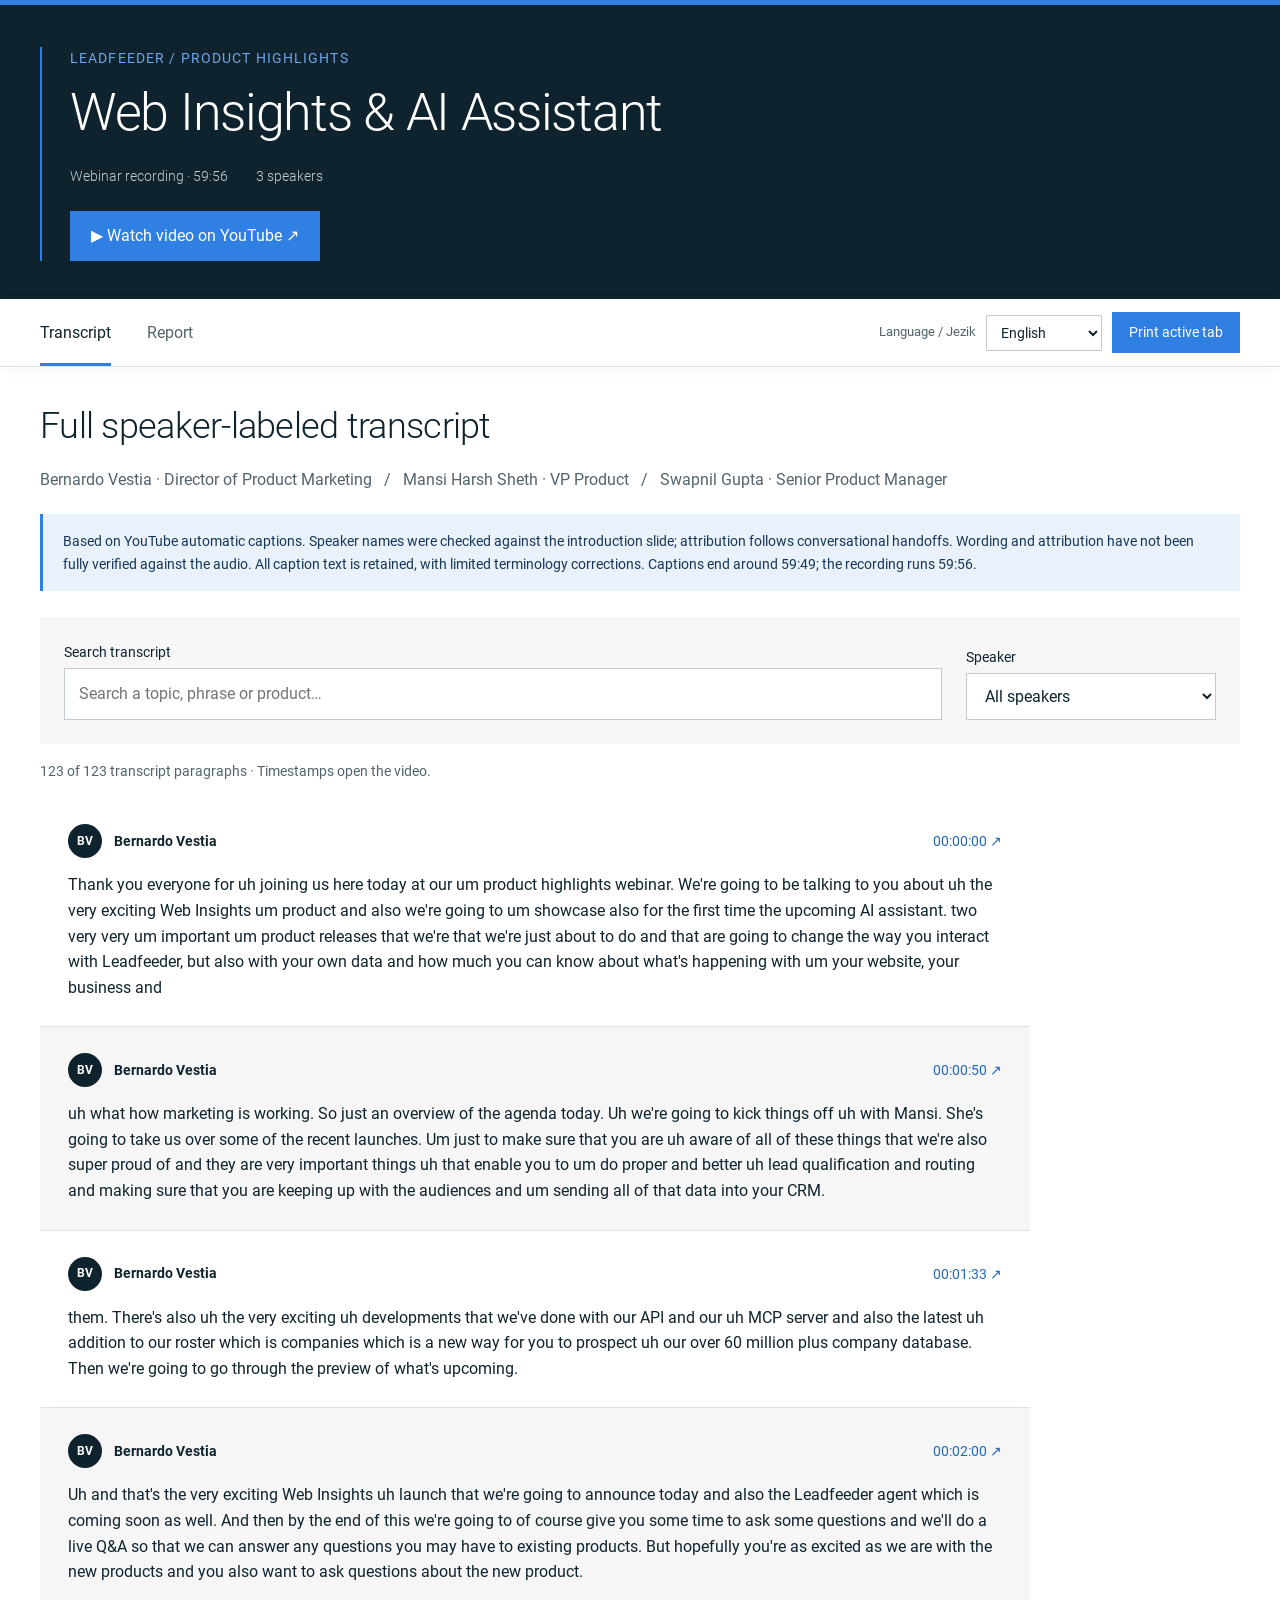
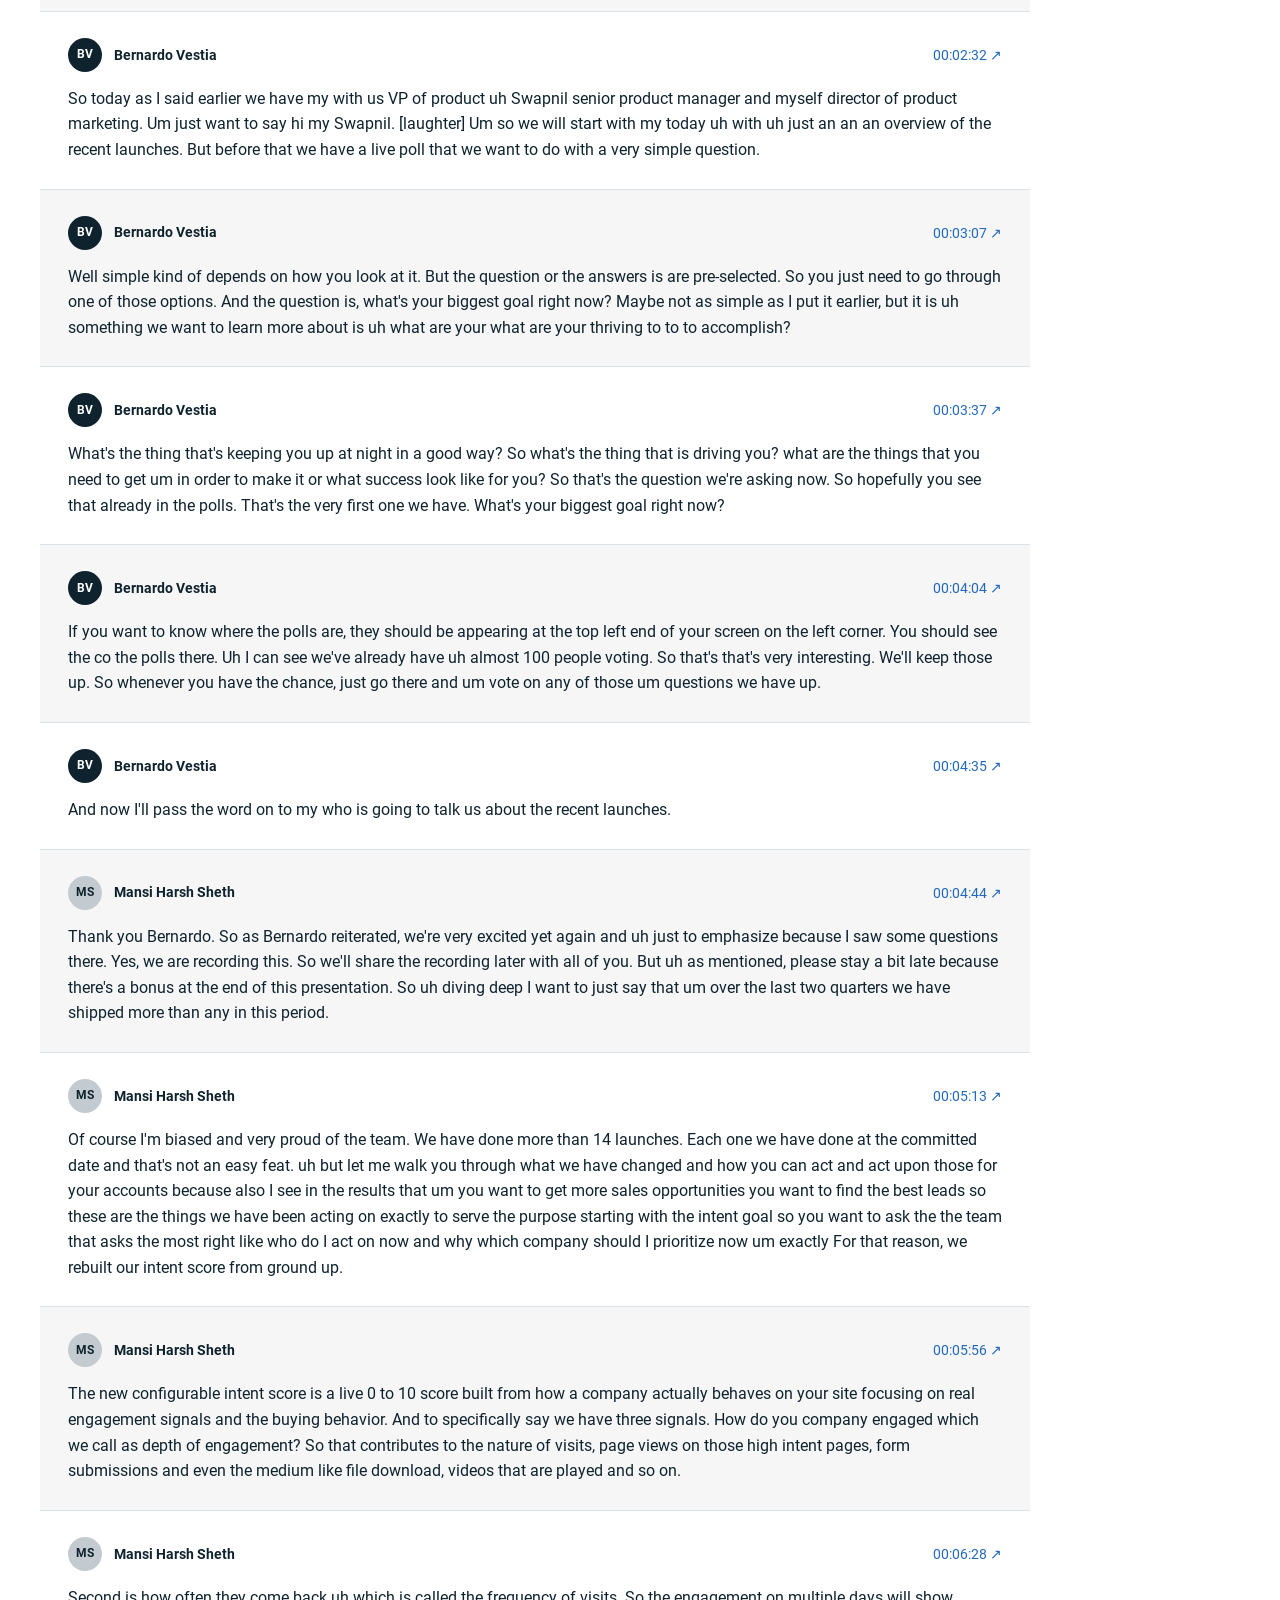
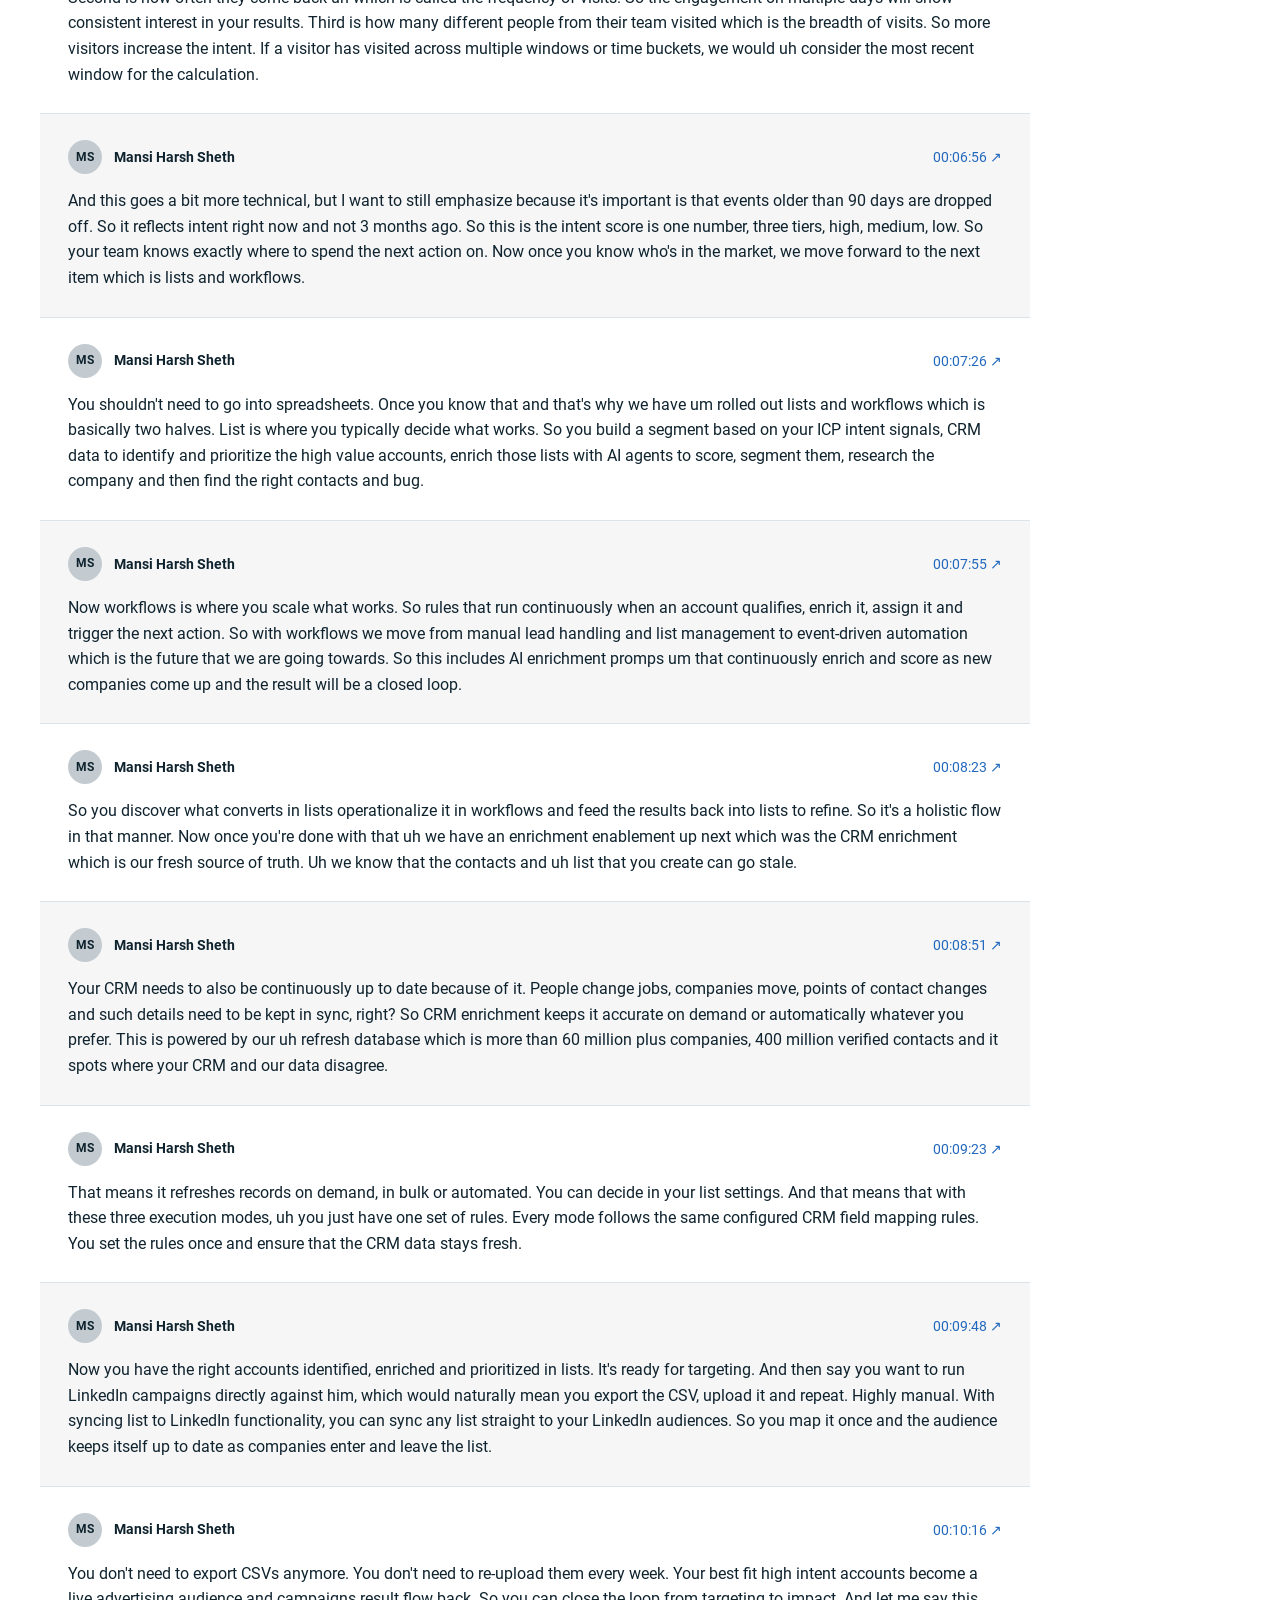
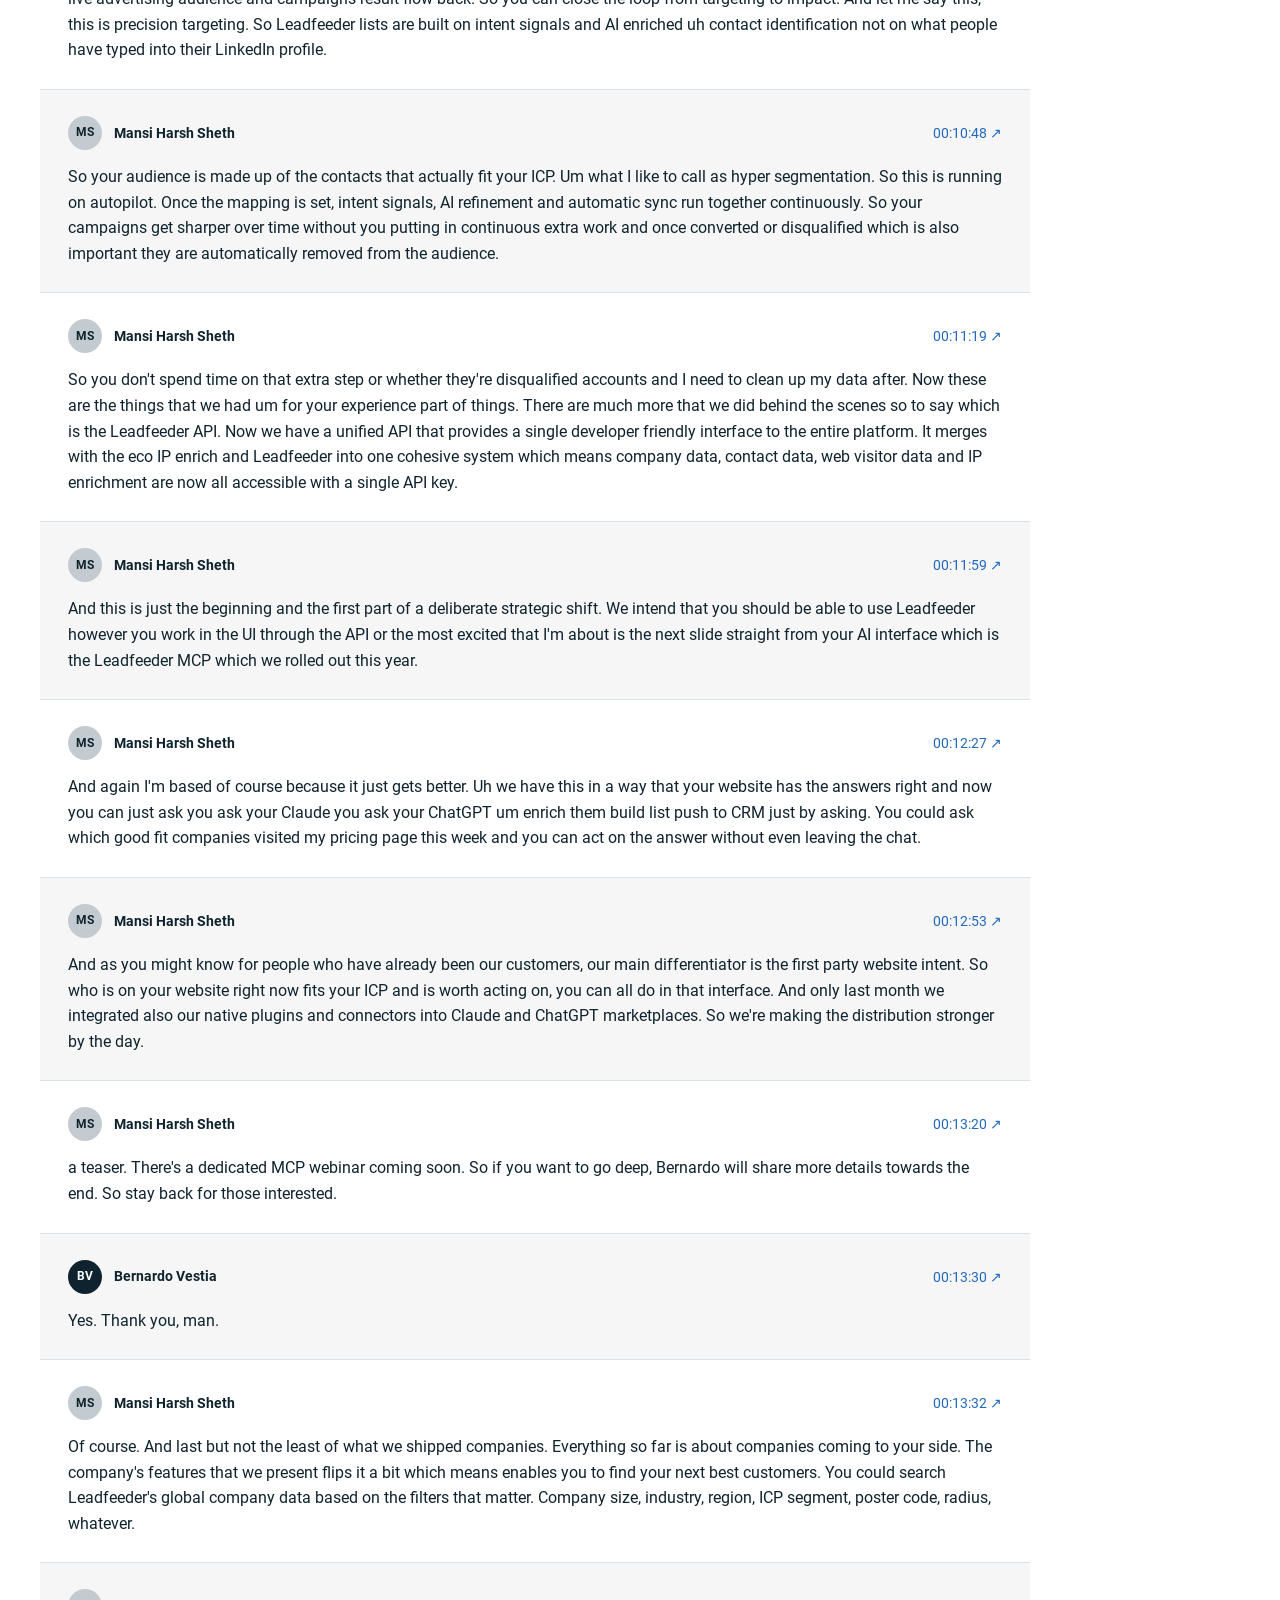
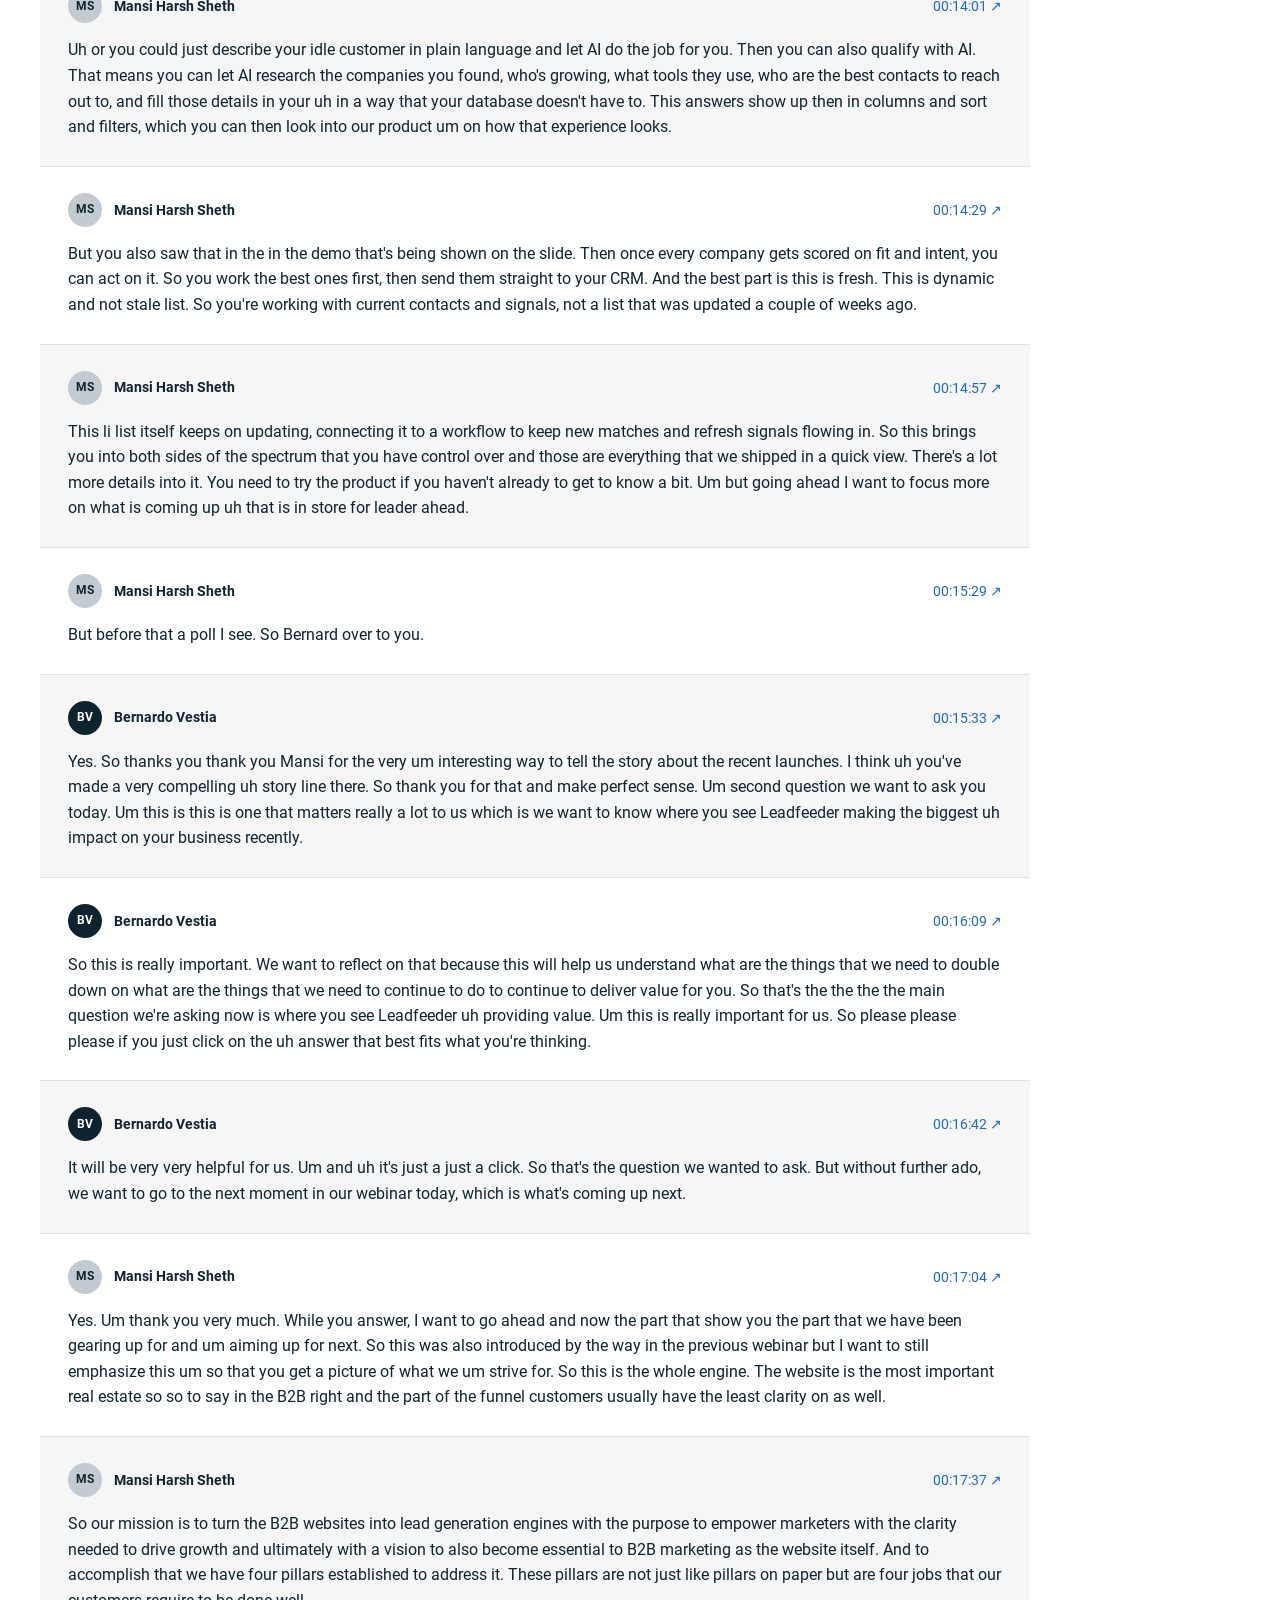
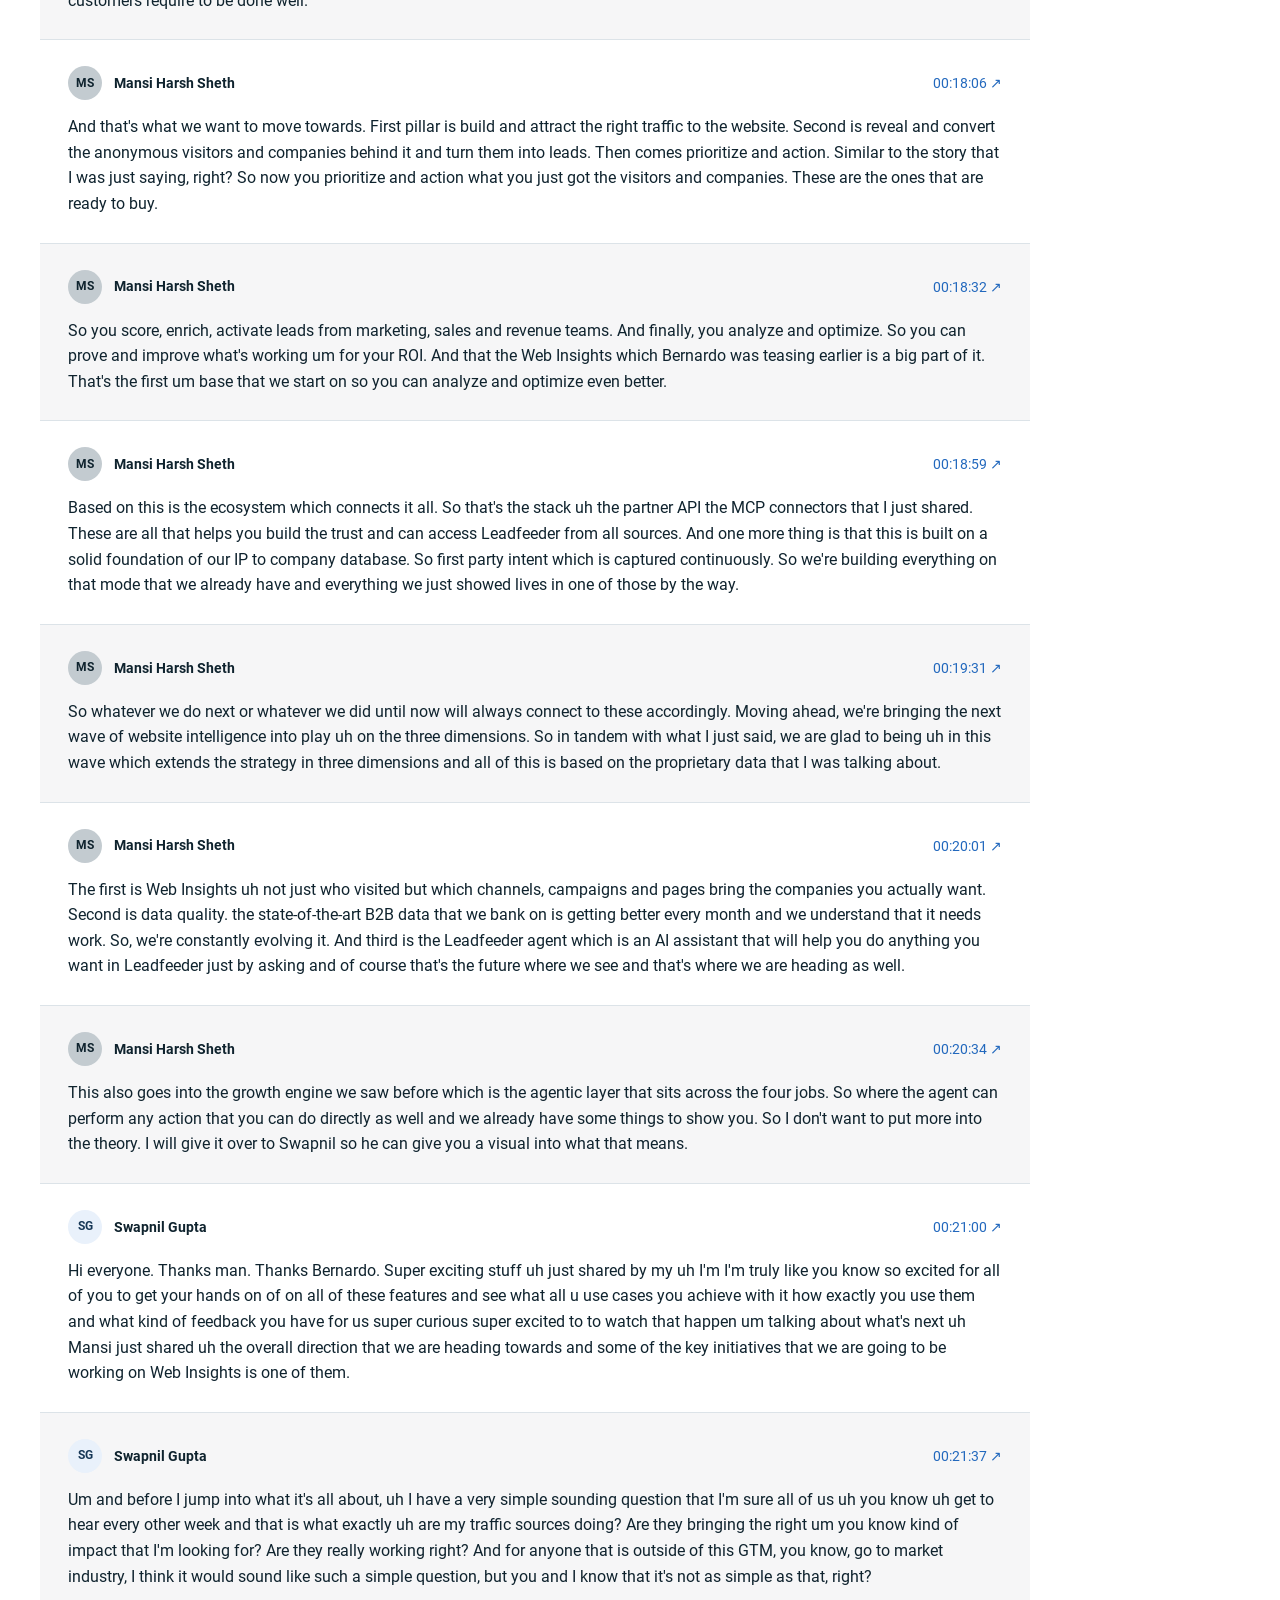
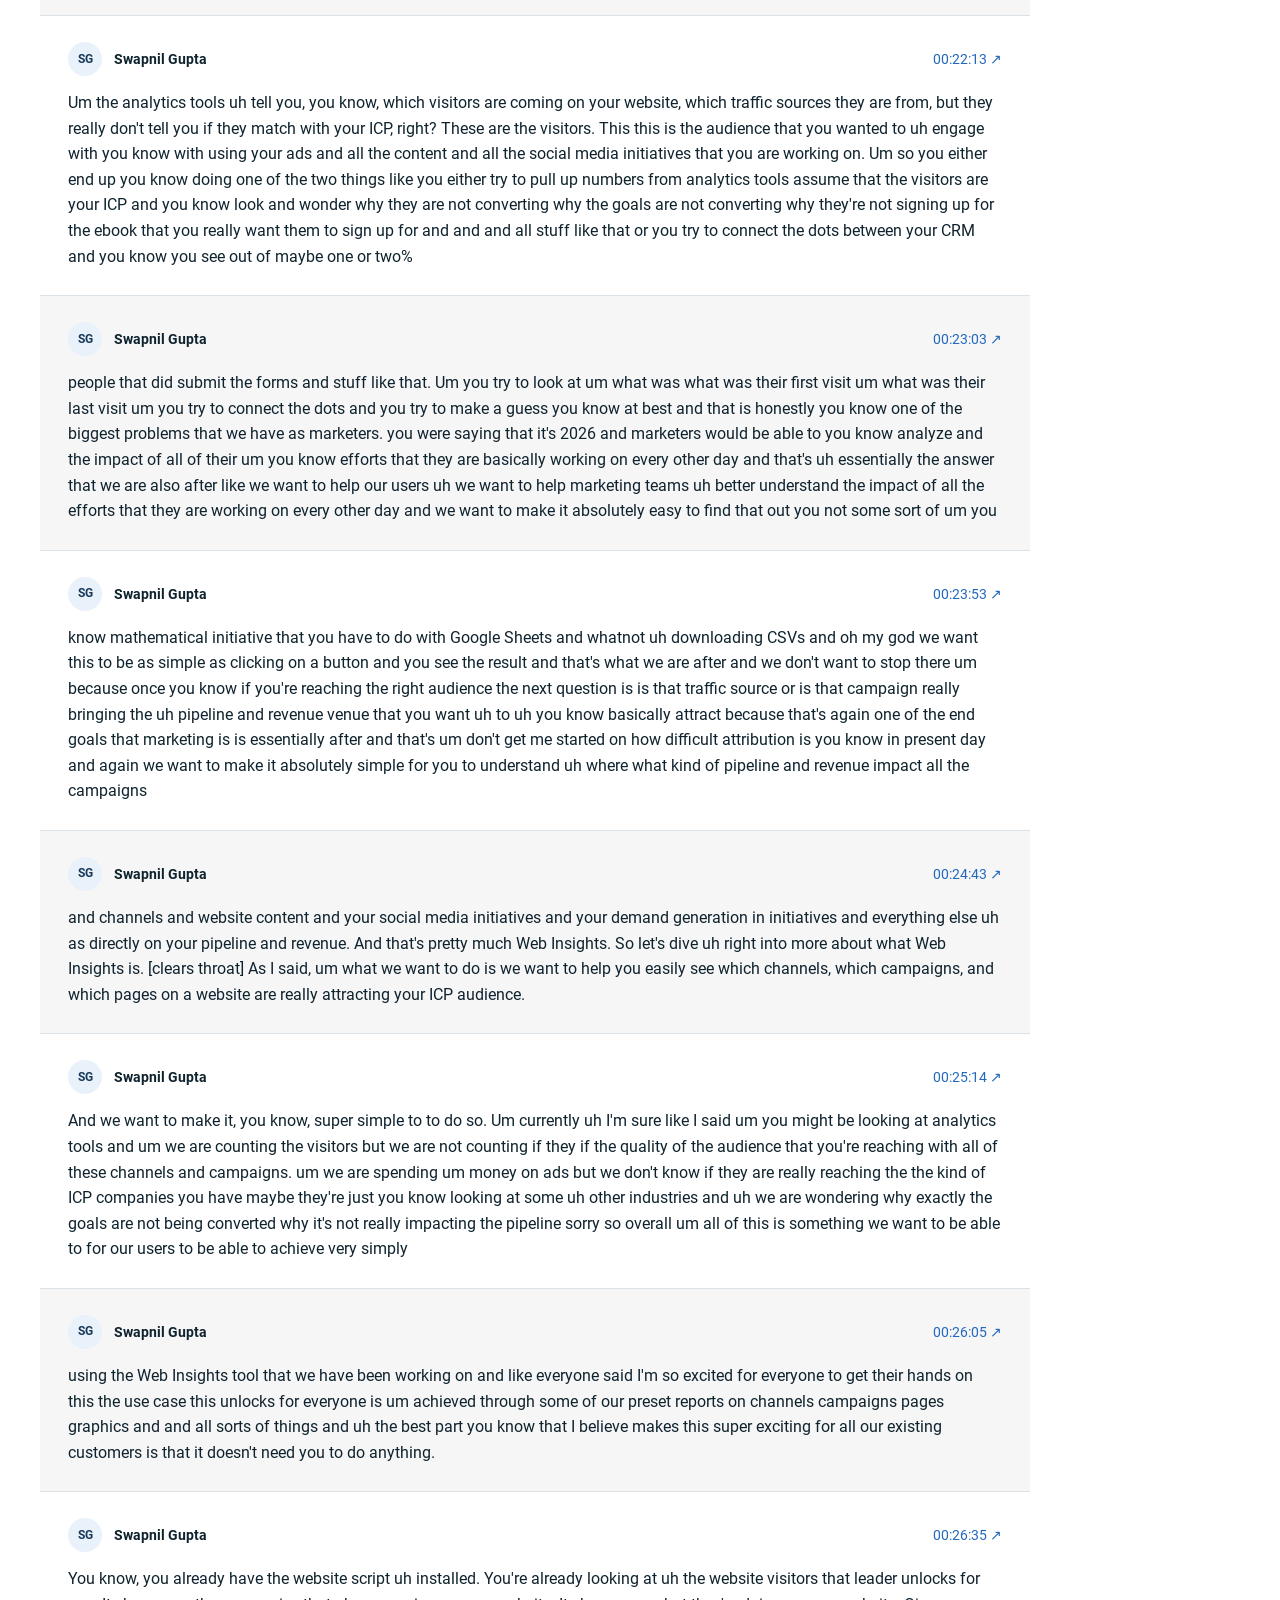
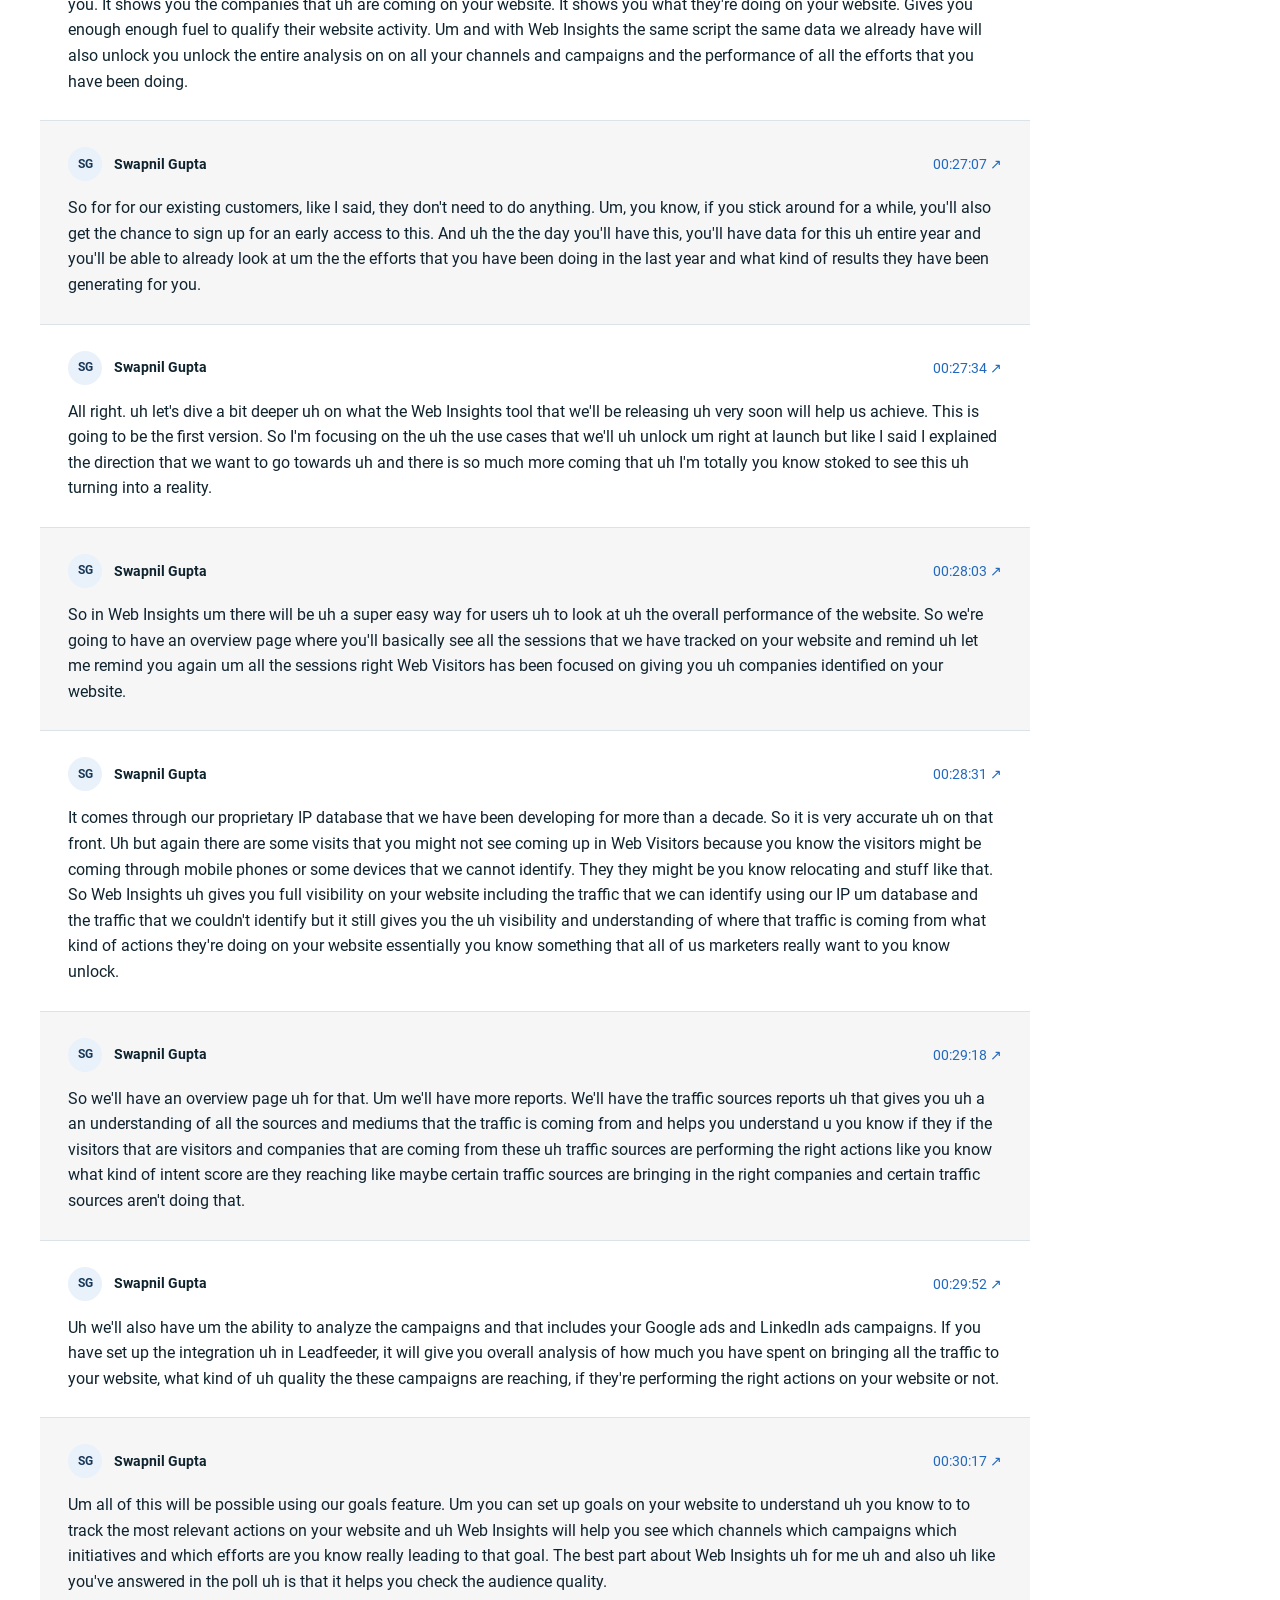
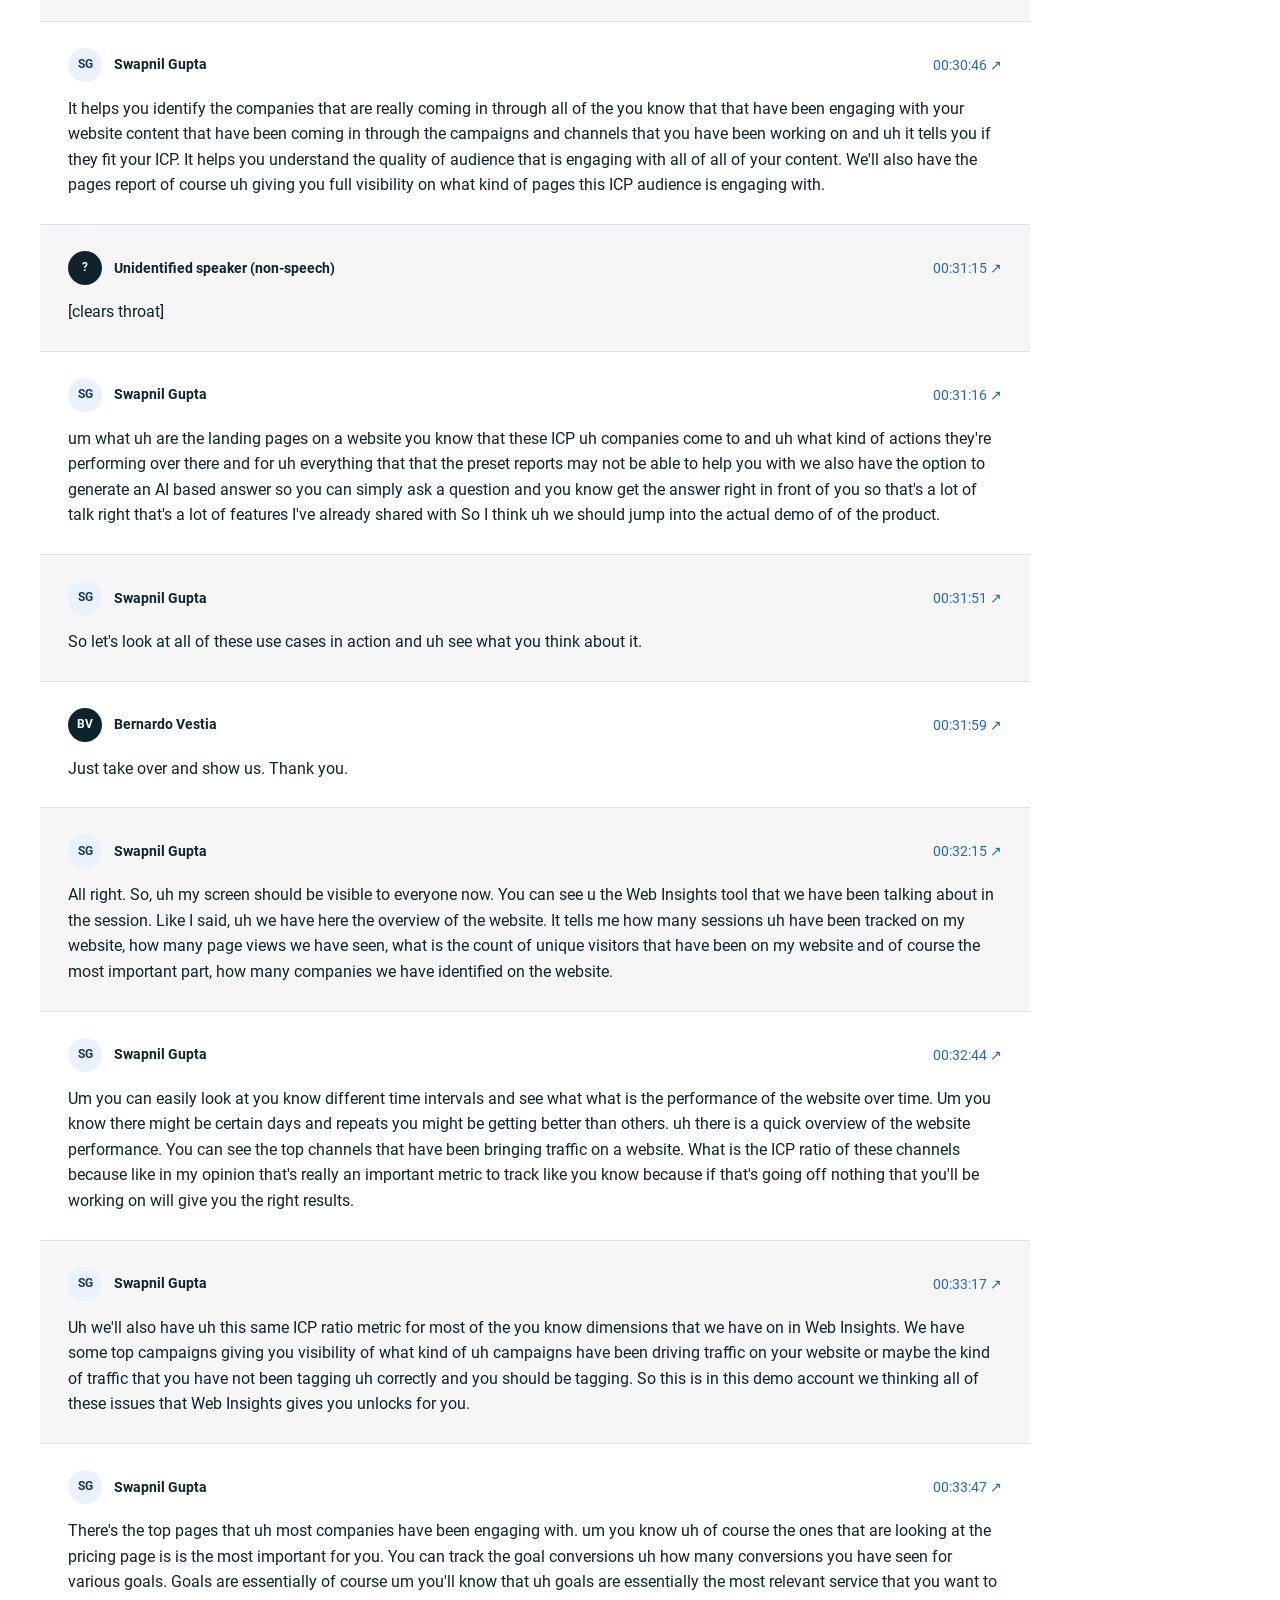
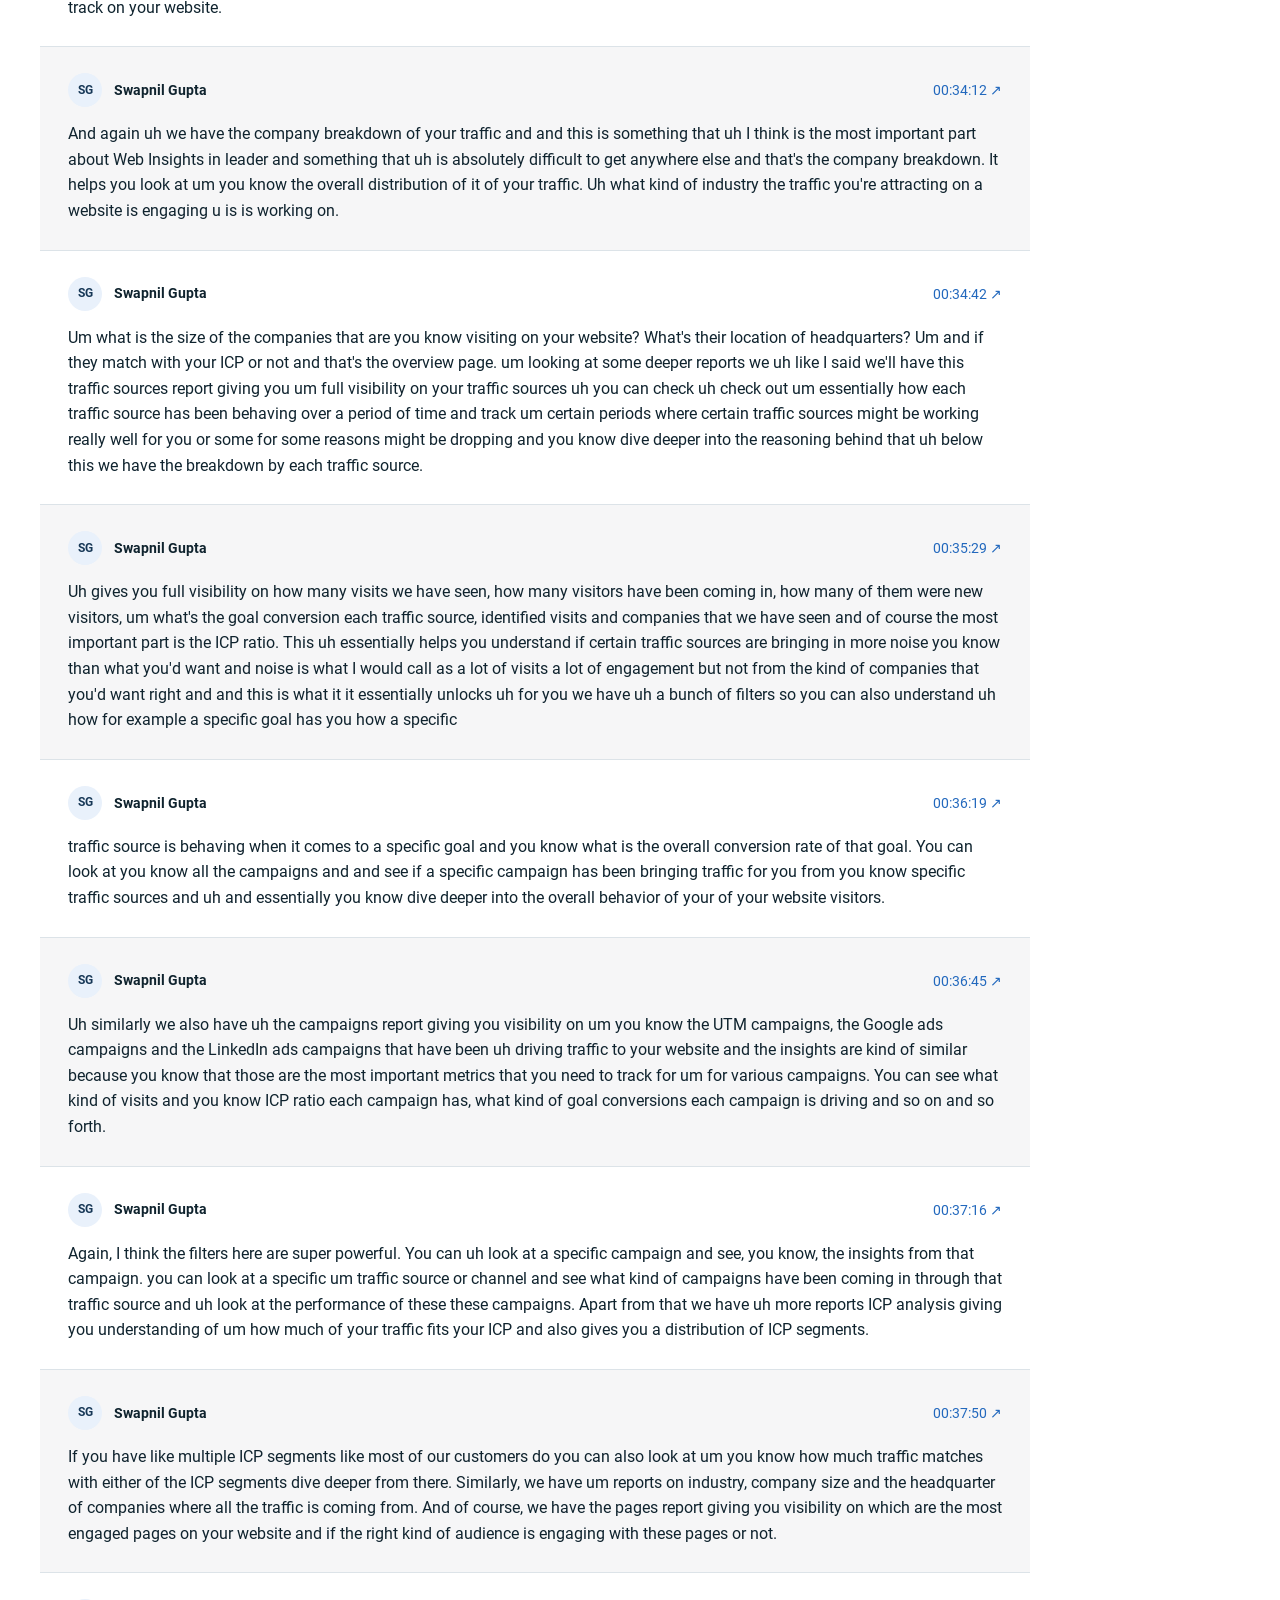
<file: index.html>
<!doctype html>
<html lang="en">
<head>
  <meta charset="utf-8">
  <meta name="viewport" content="width=device-width, initial-scale=1">
  <meta http-equiv="refresh" content="0; url=Webinar%20-%20Full%20speaker-labeled%20transcript.html">
  <title>Leadfeeder webinar</title>
  <script>
    location.replace('Webinar%20-%20Full%20speaker-labeled%20transcript.html' + location.search + location.hash);
  </script>
</head>
<body>
  <p><a href="Webinar%20-%20Full%20speaker-labeled%20transcript.html">Open the webinar transcript and report</a></p>
</body>
</html>
</file>
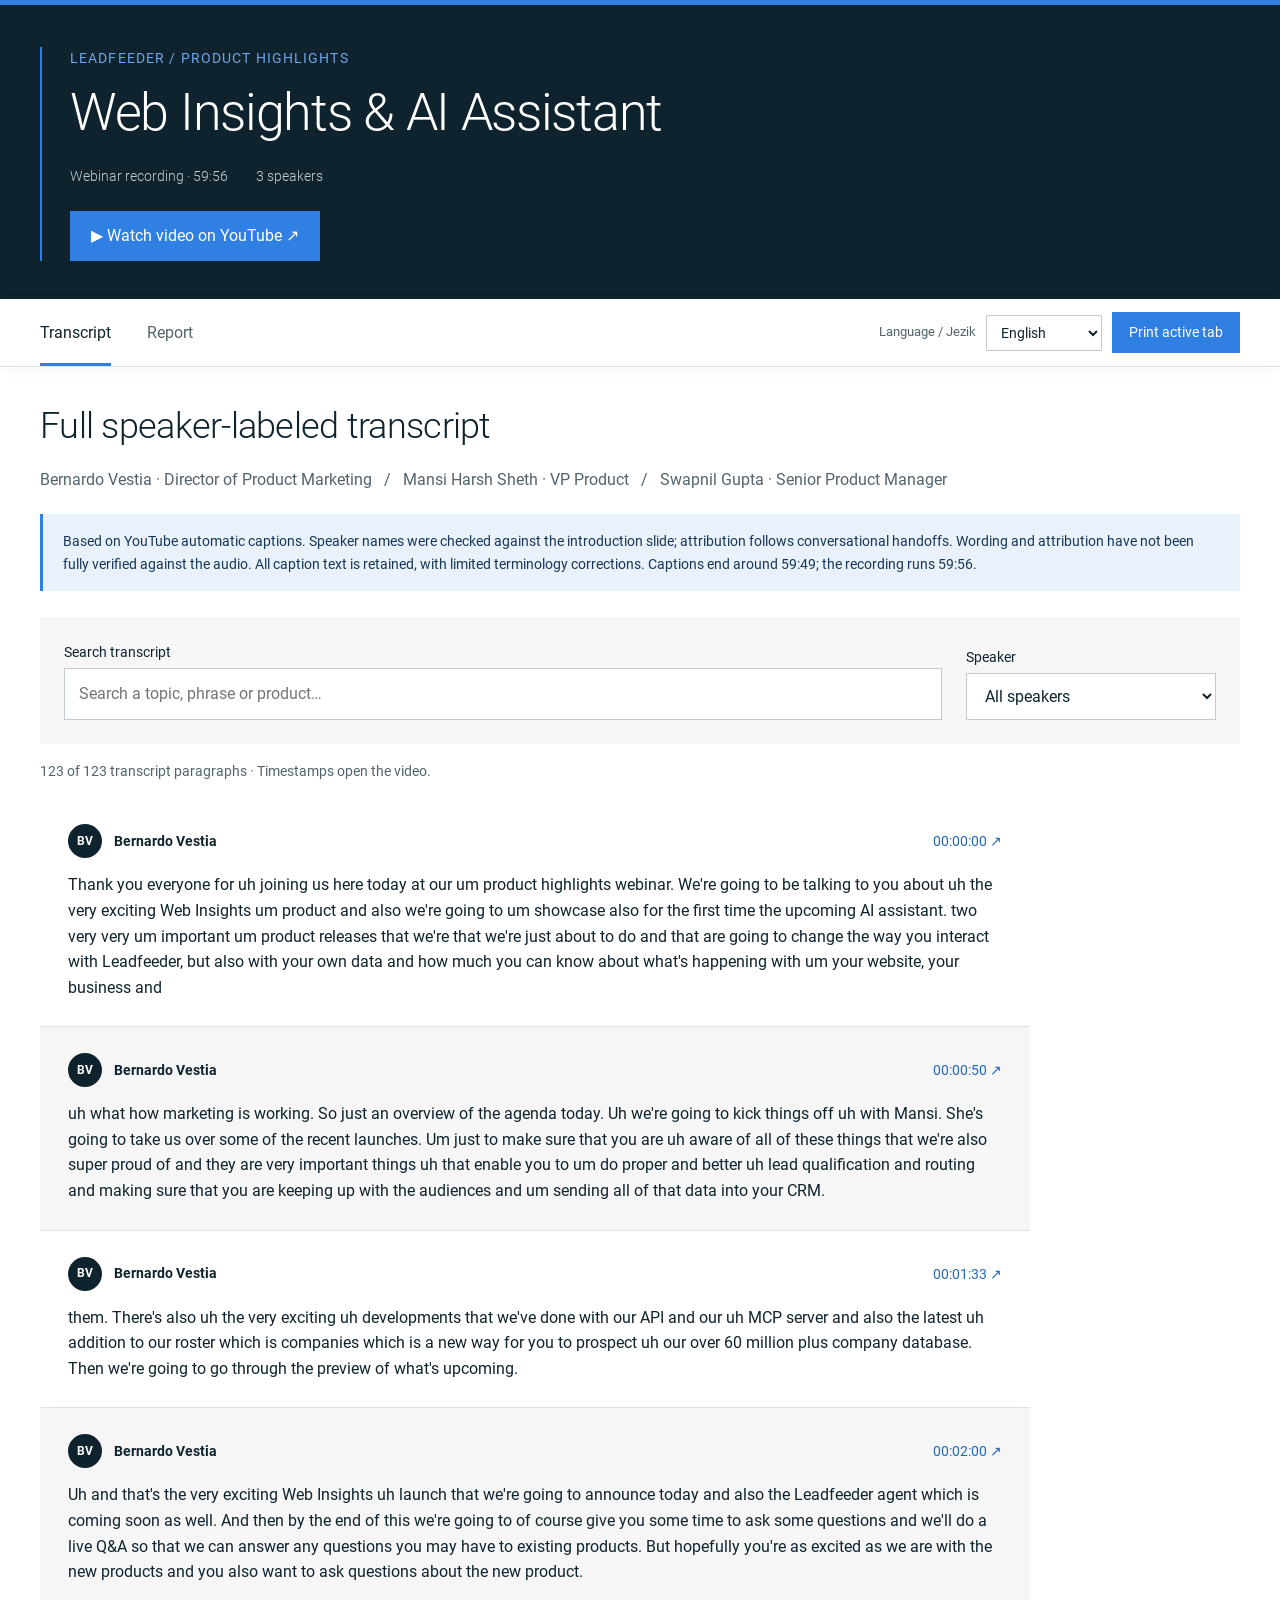
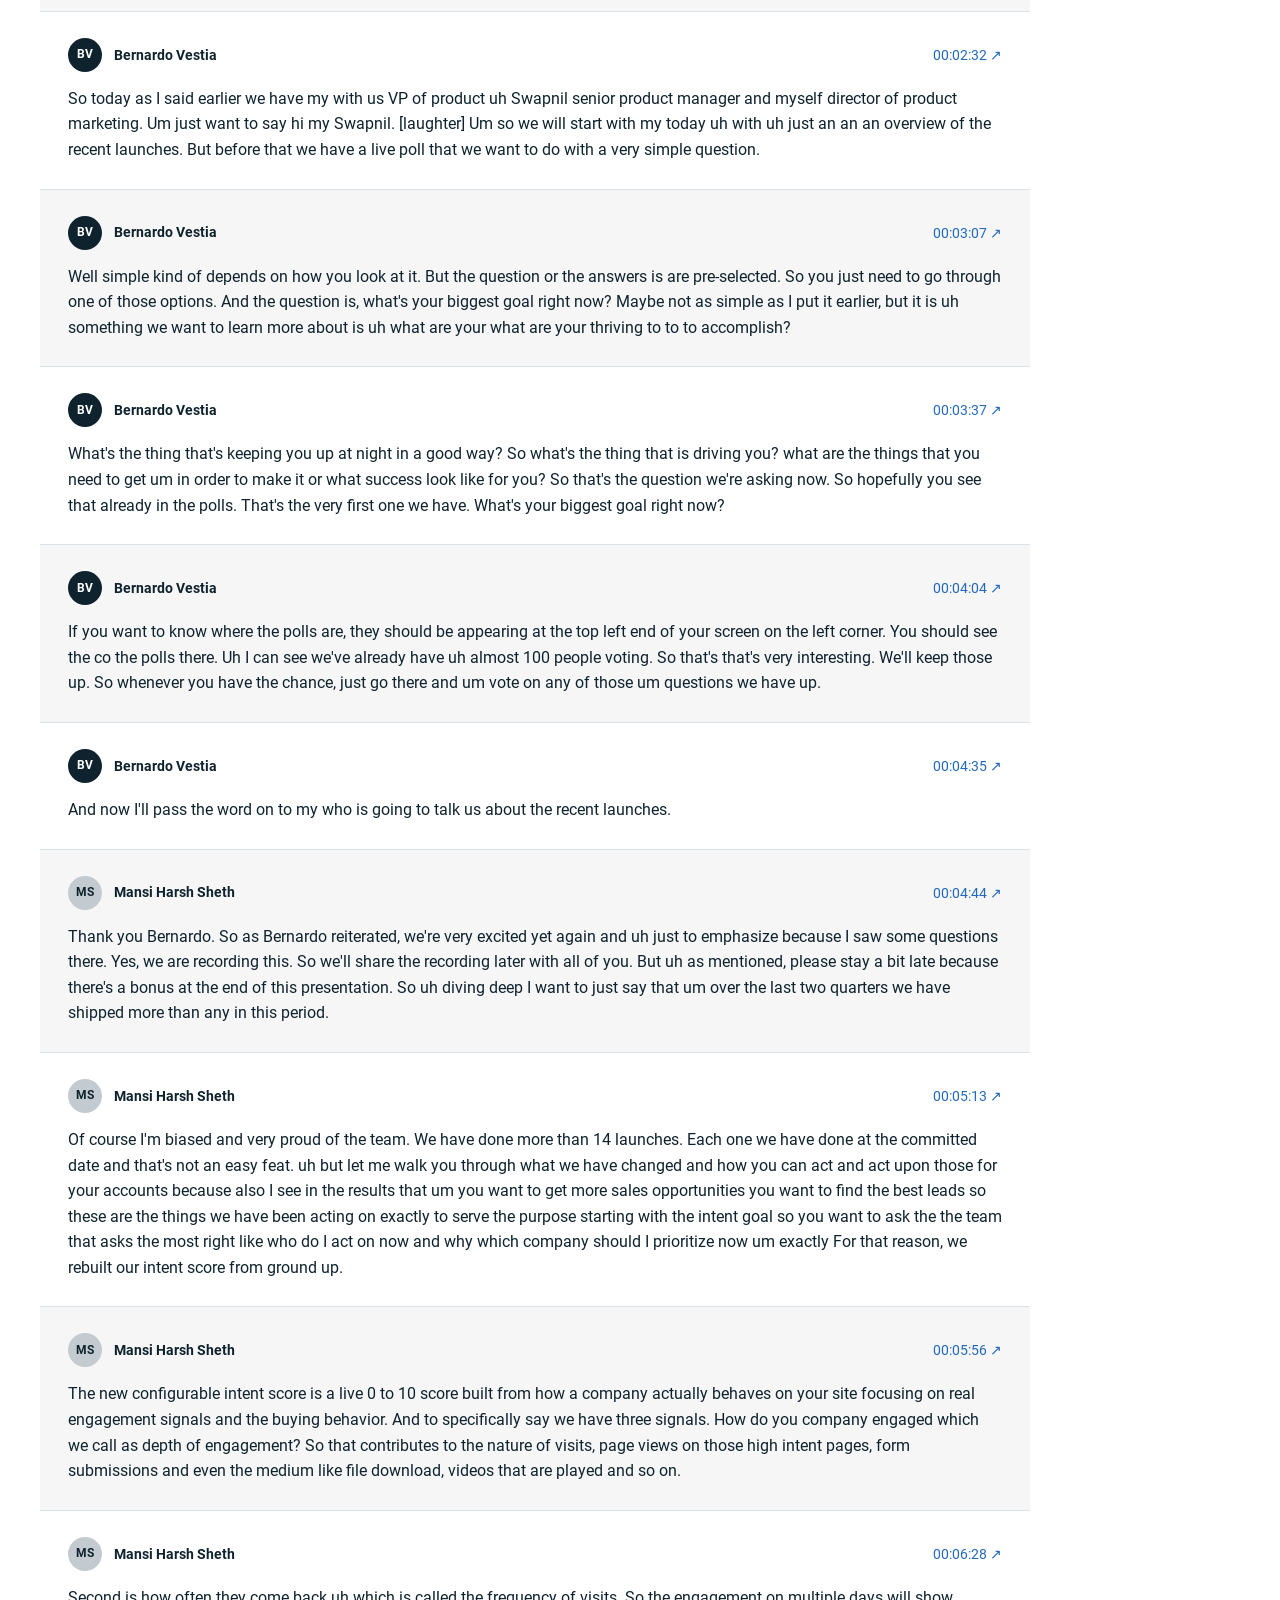
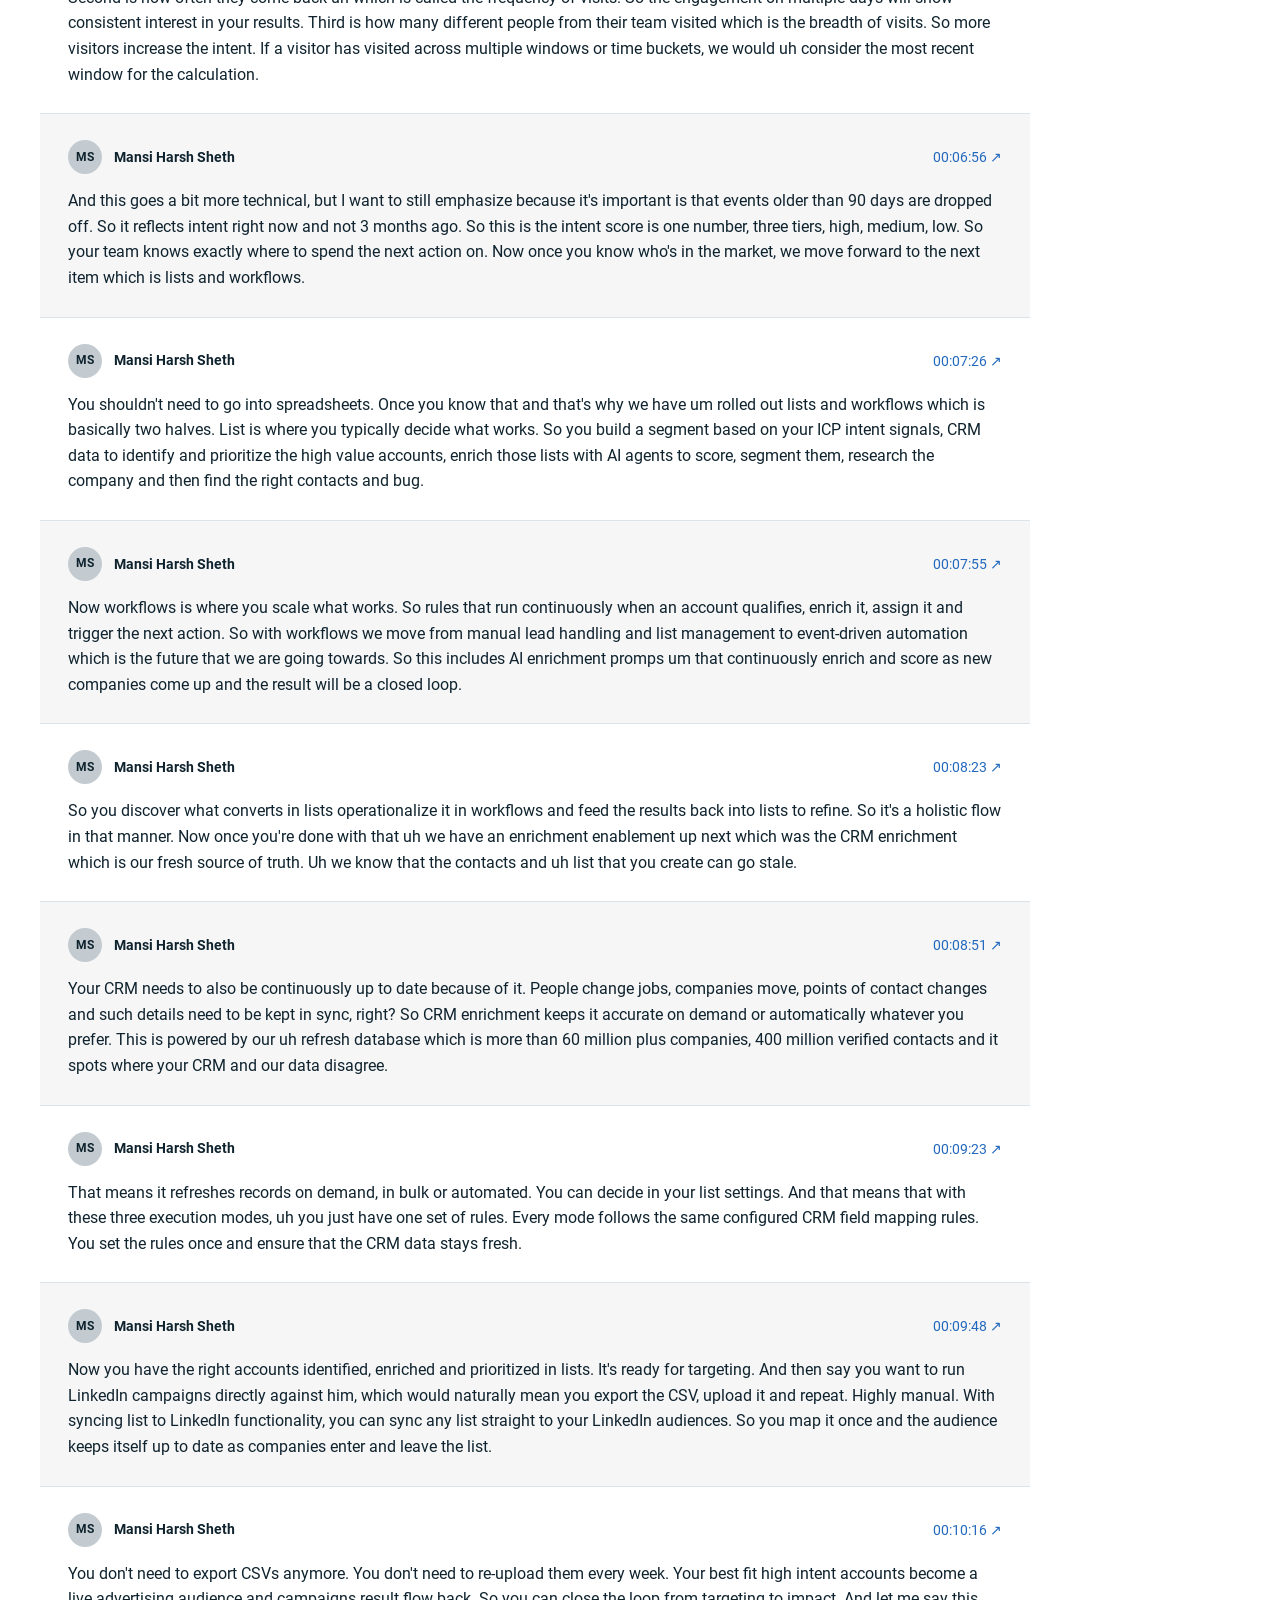
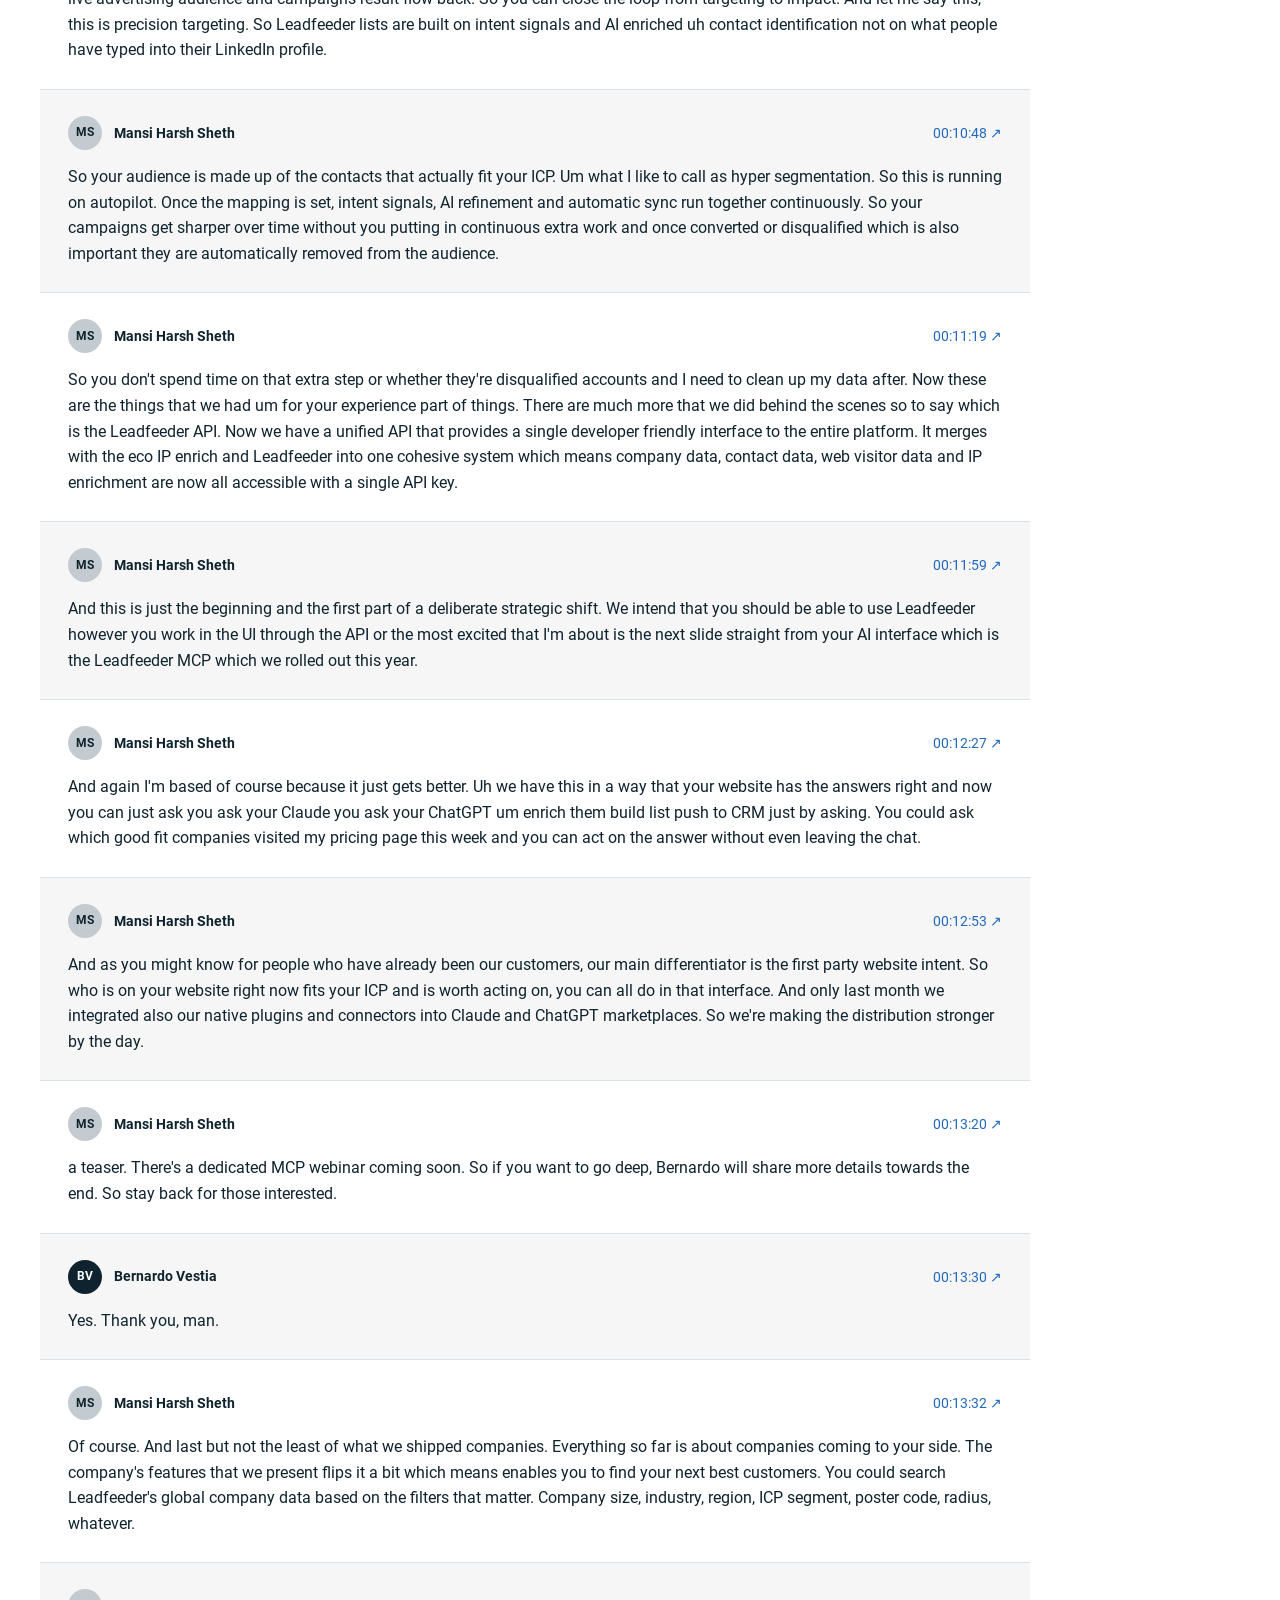
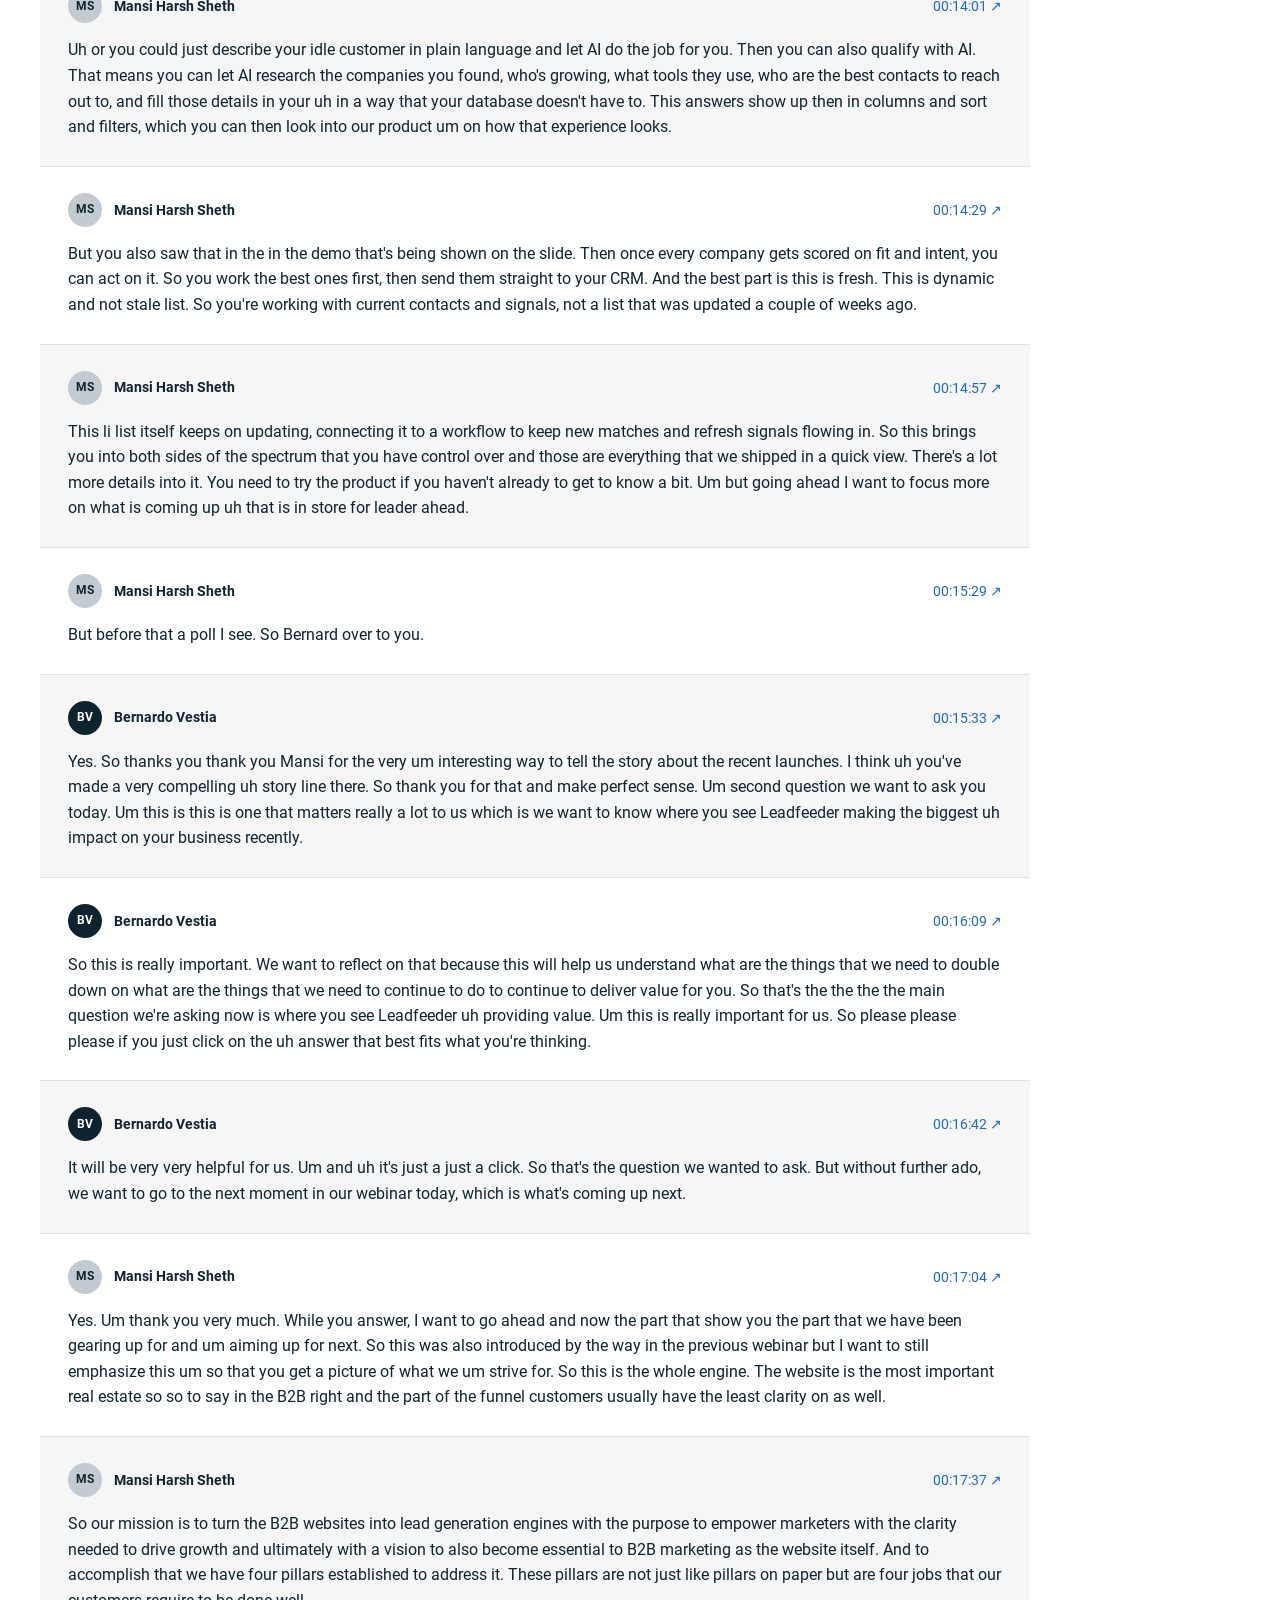
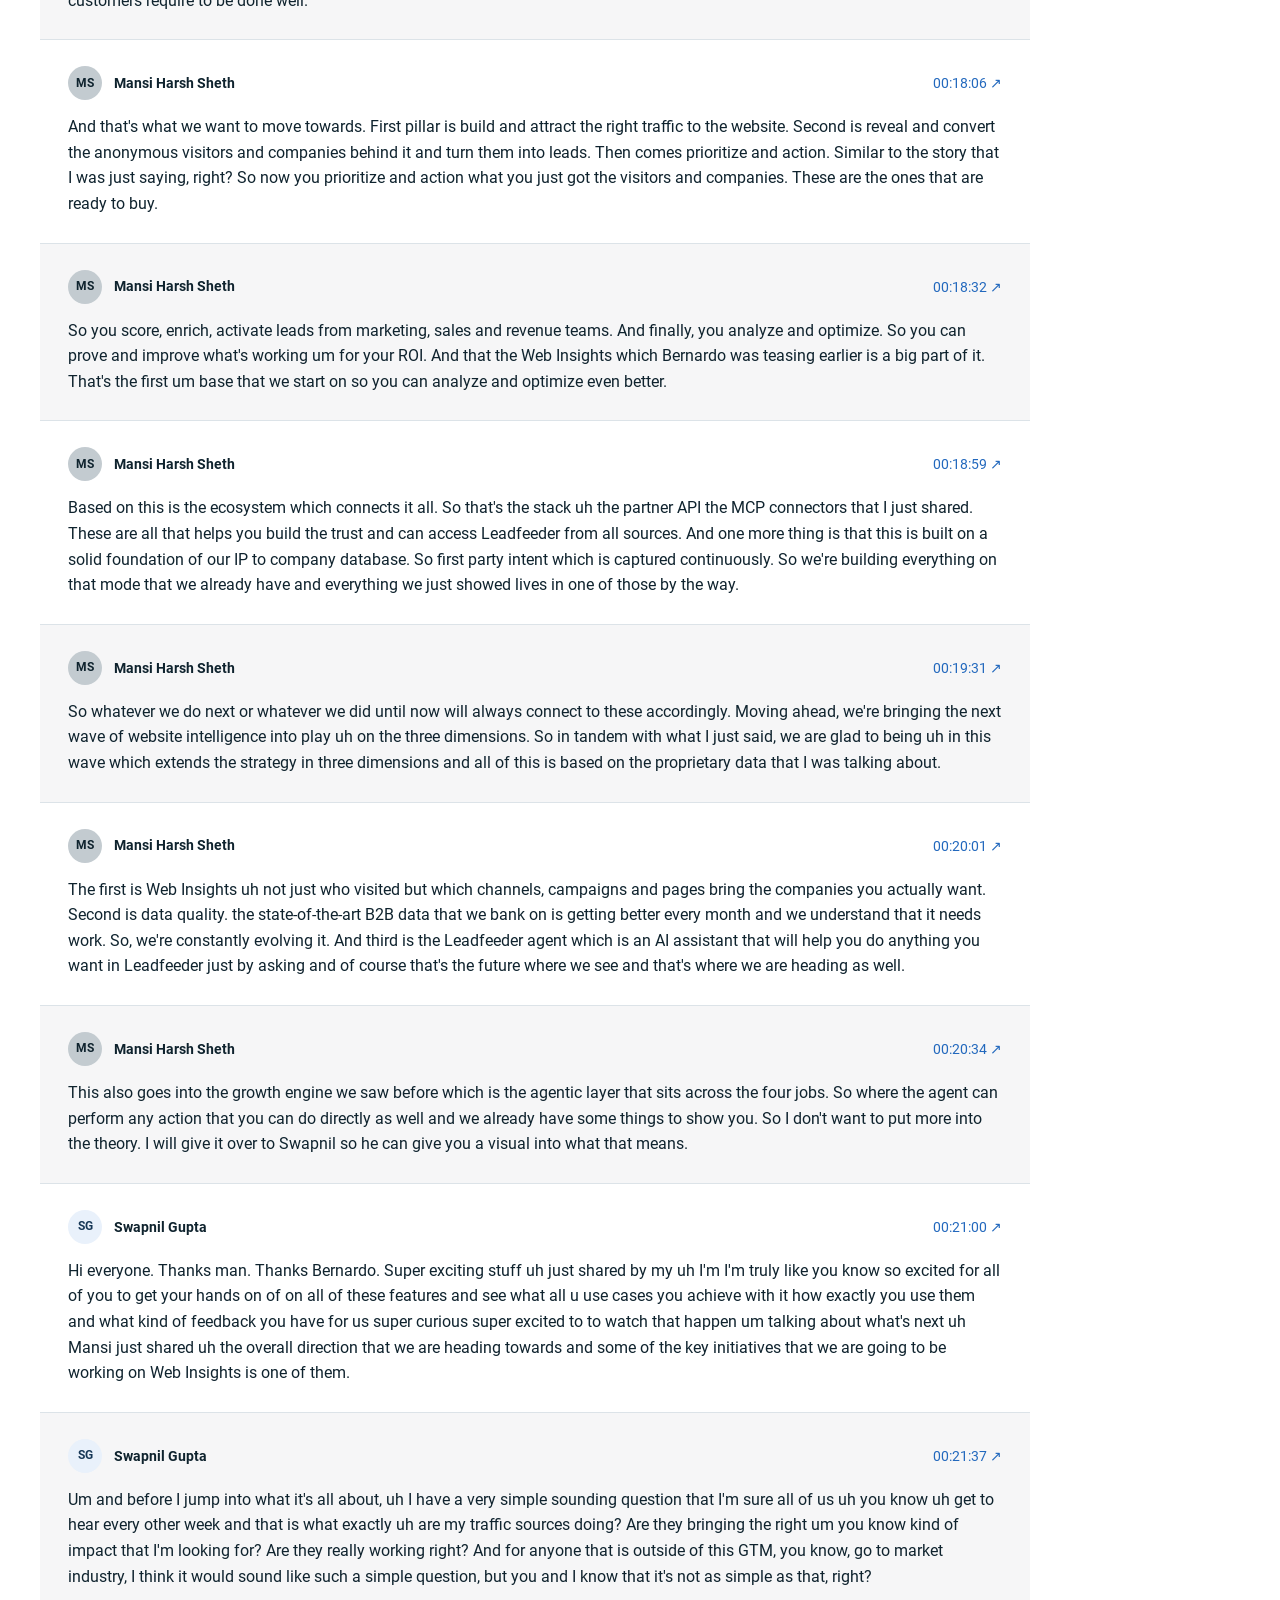
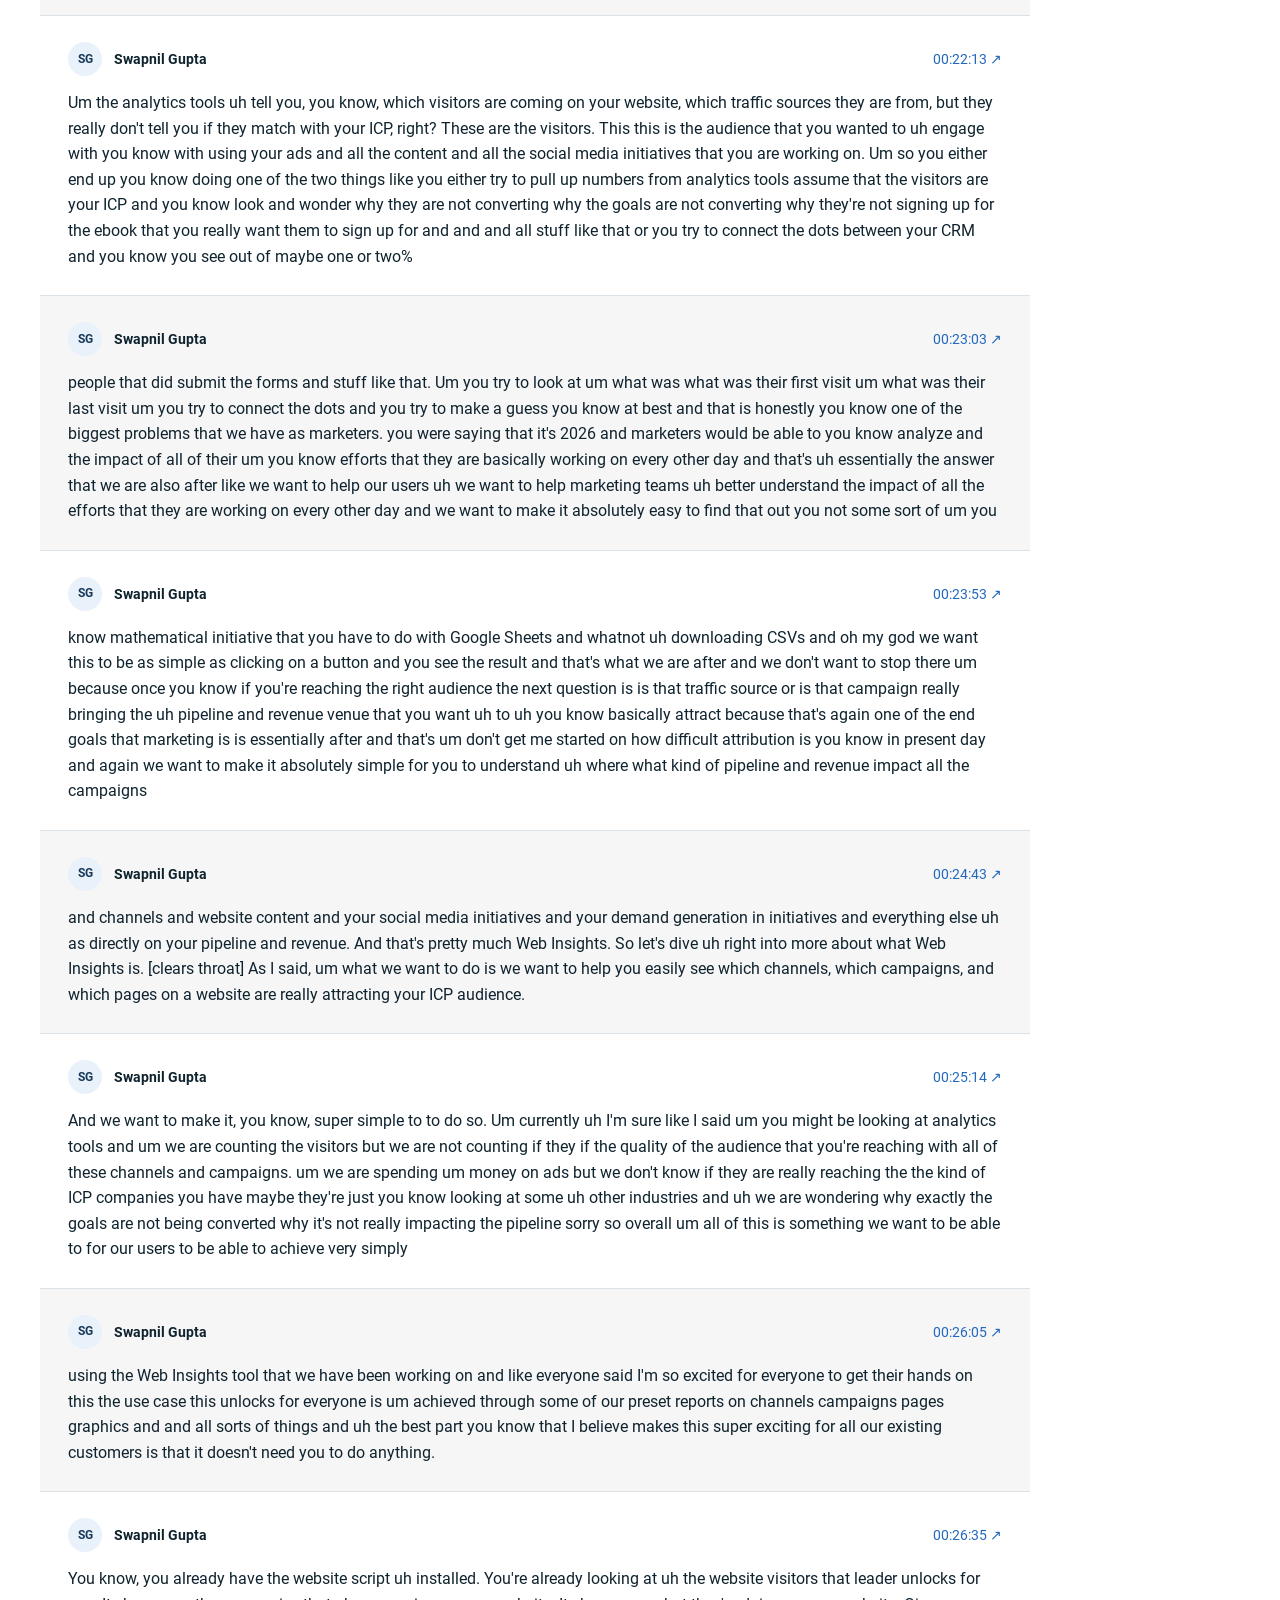
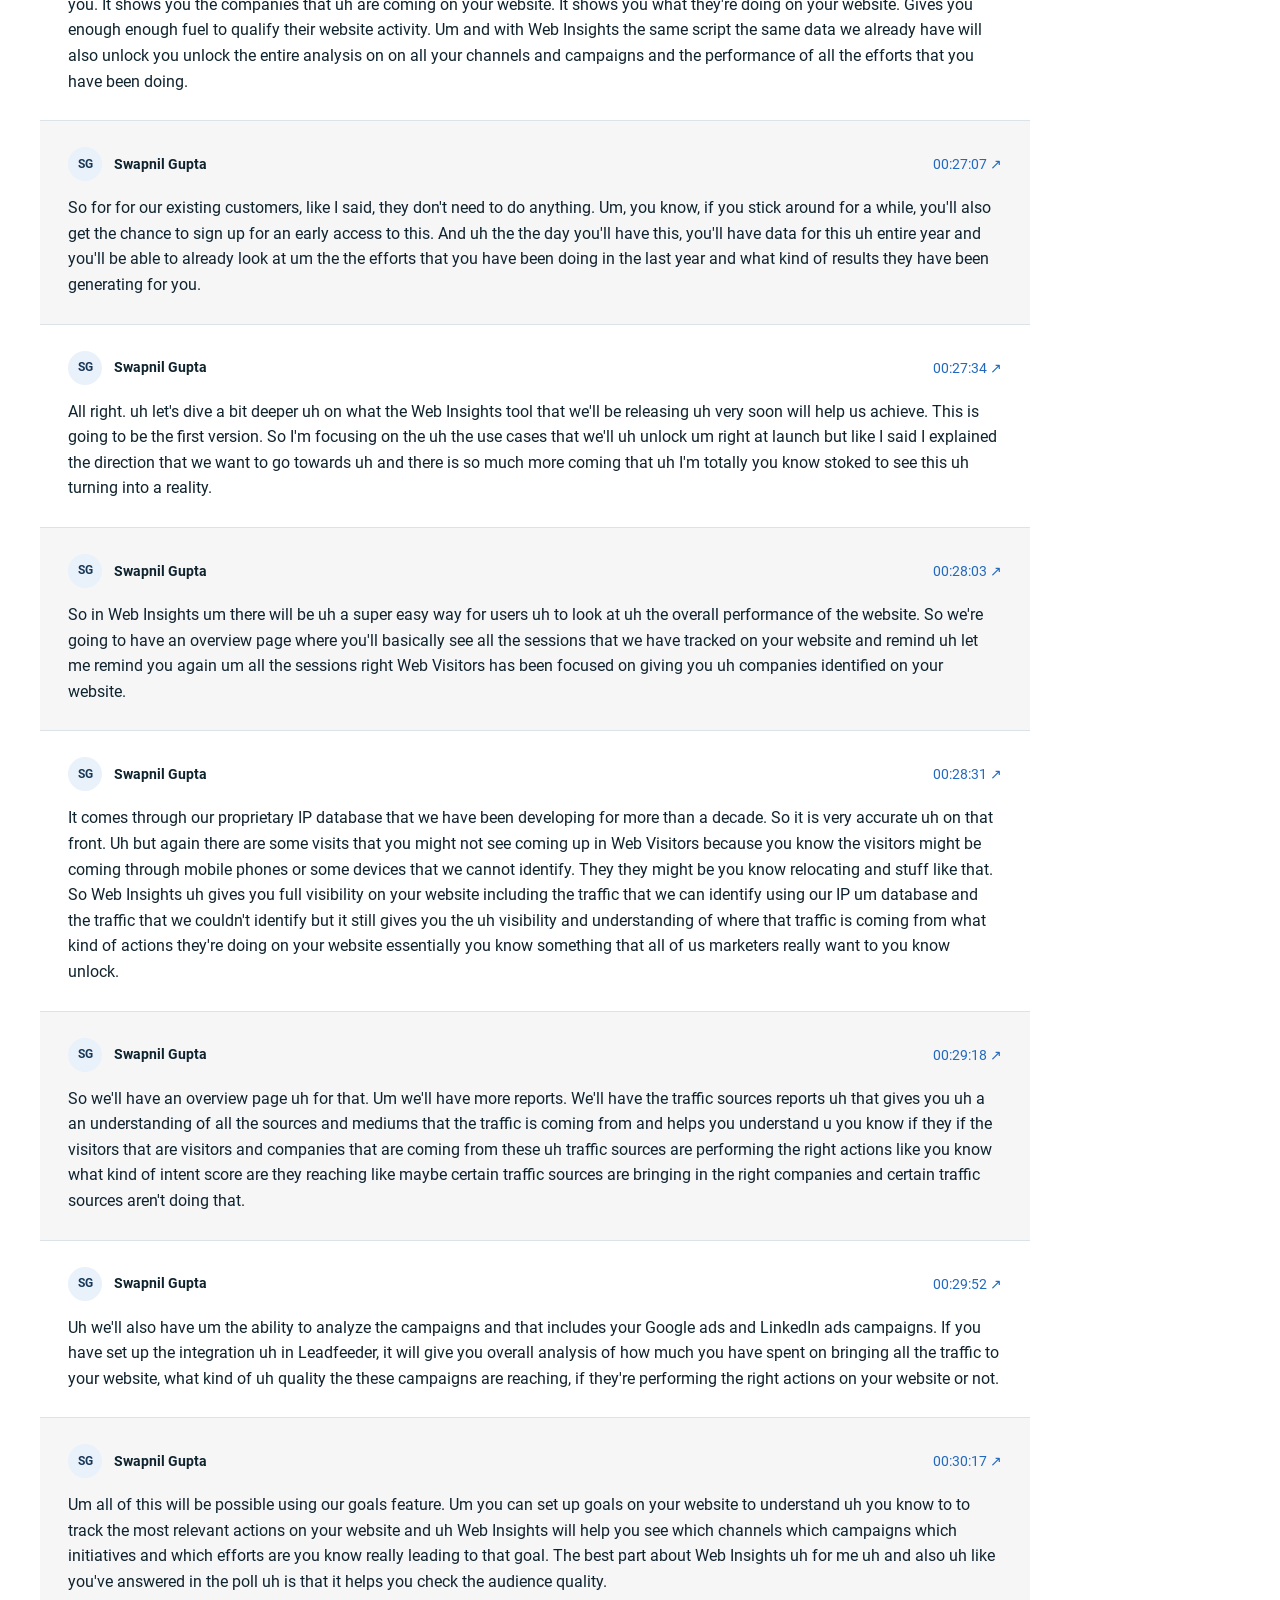
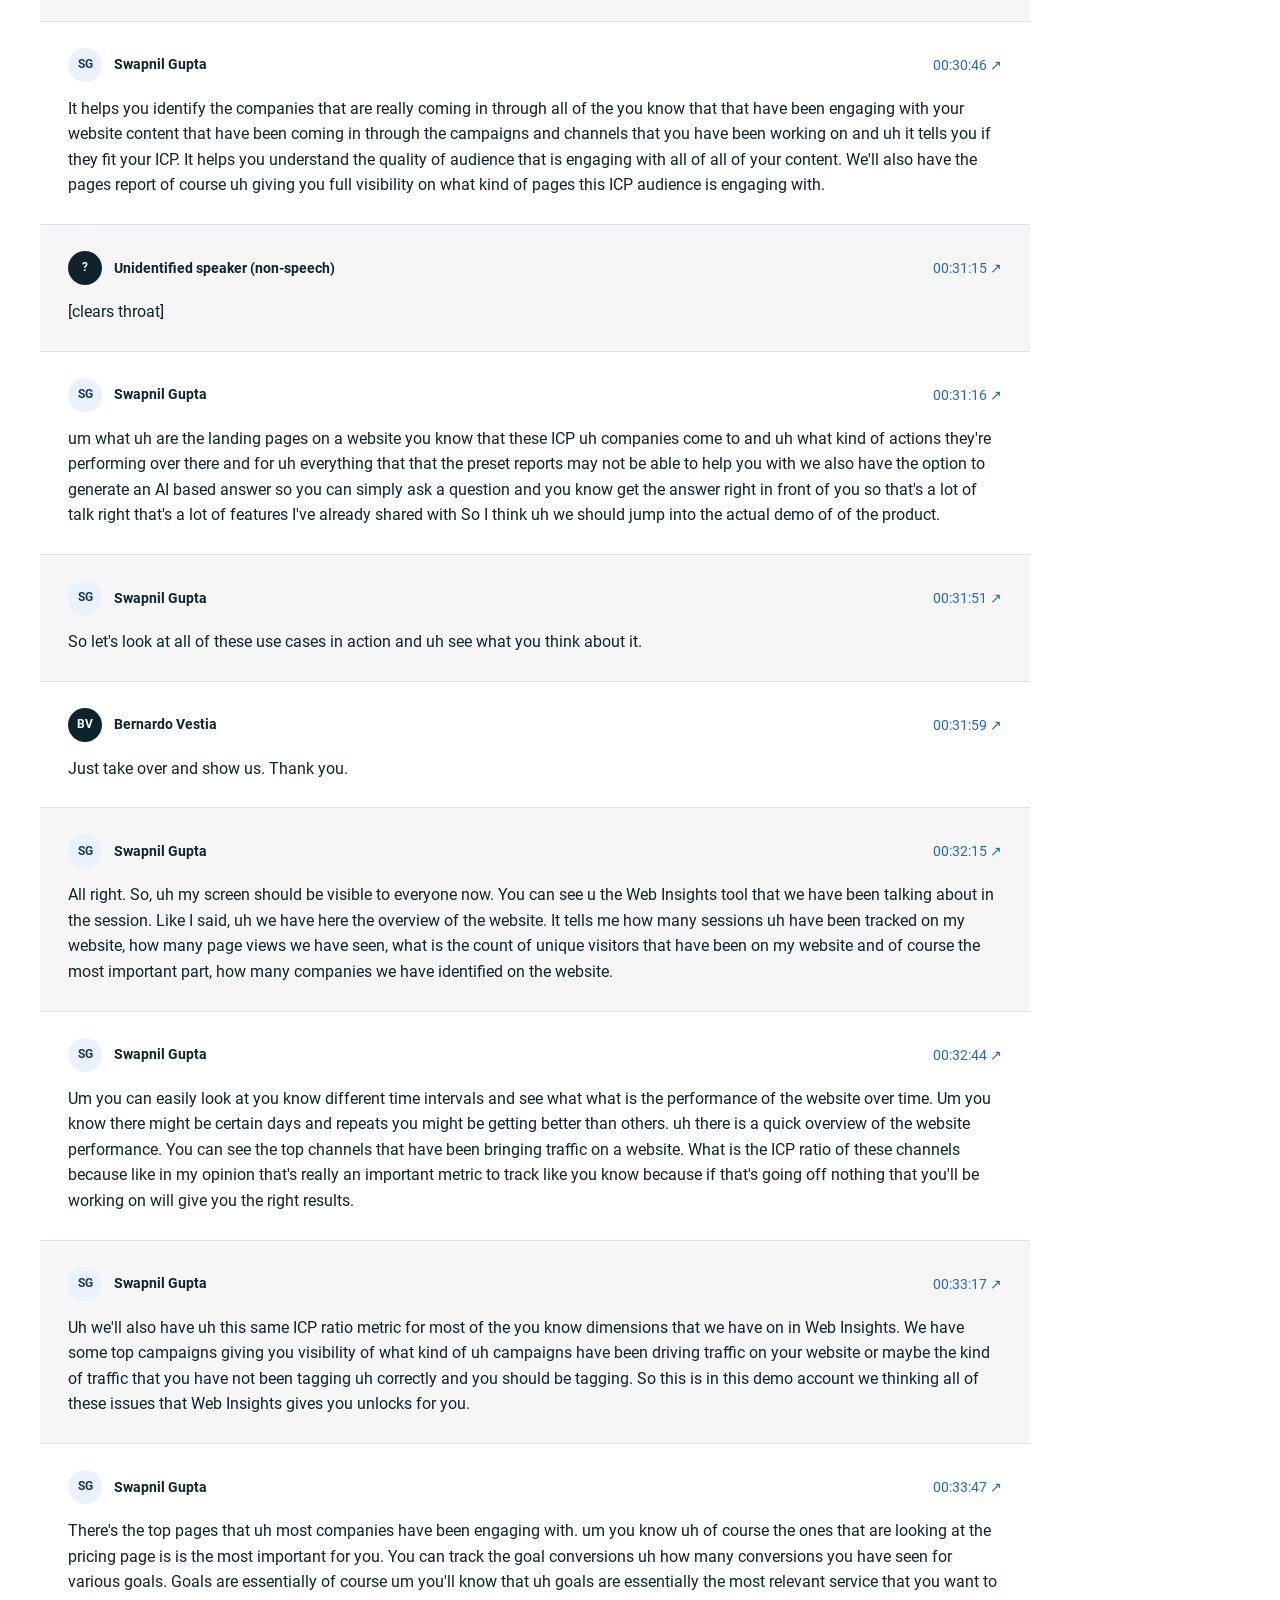
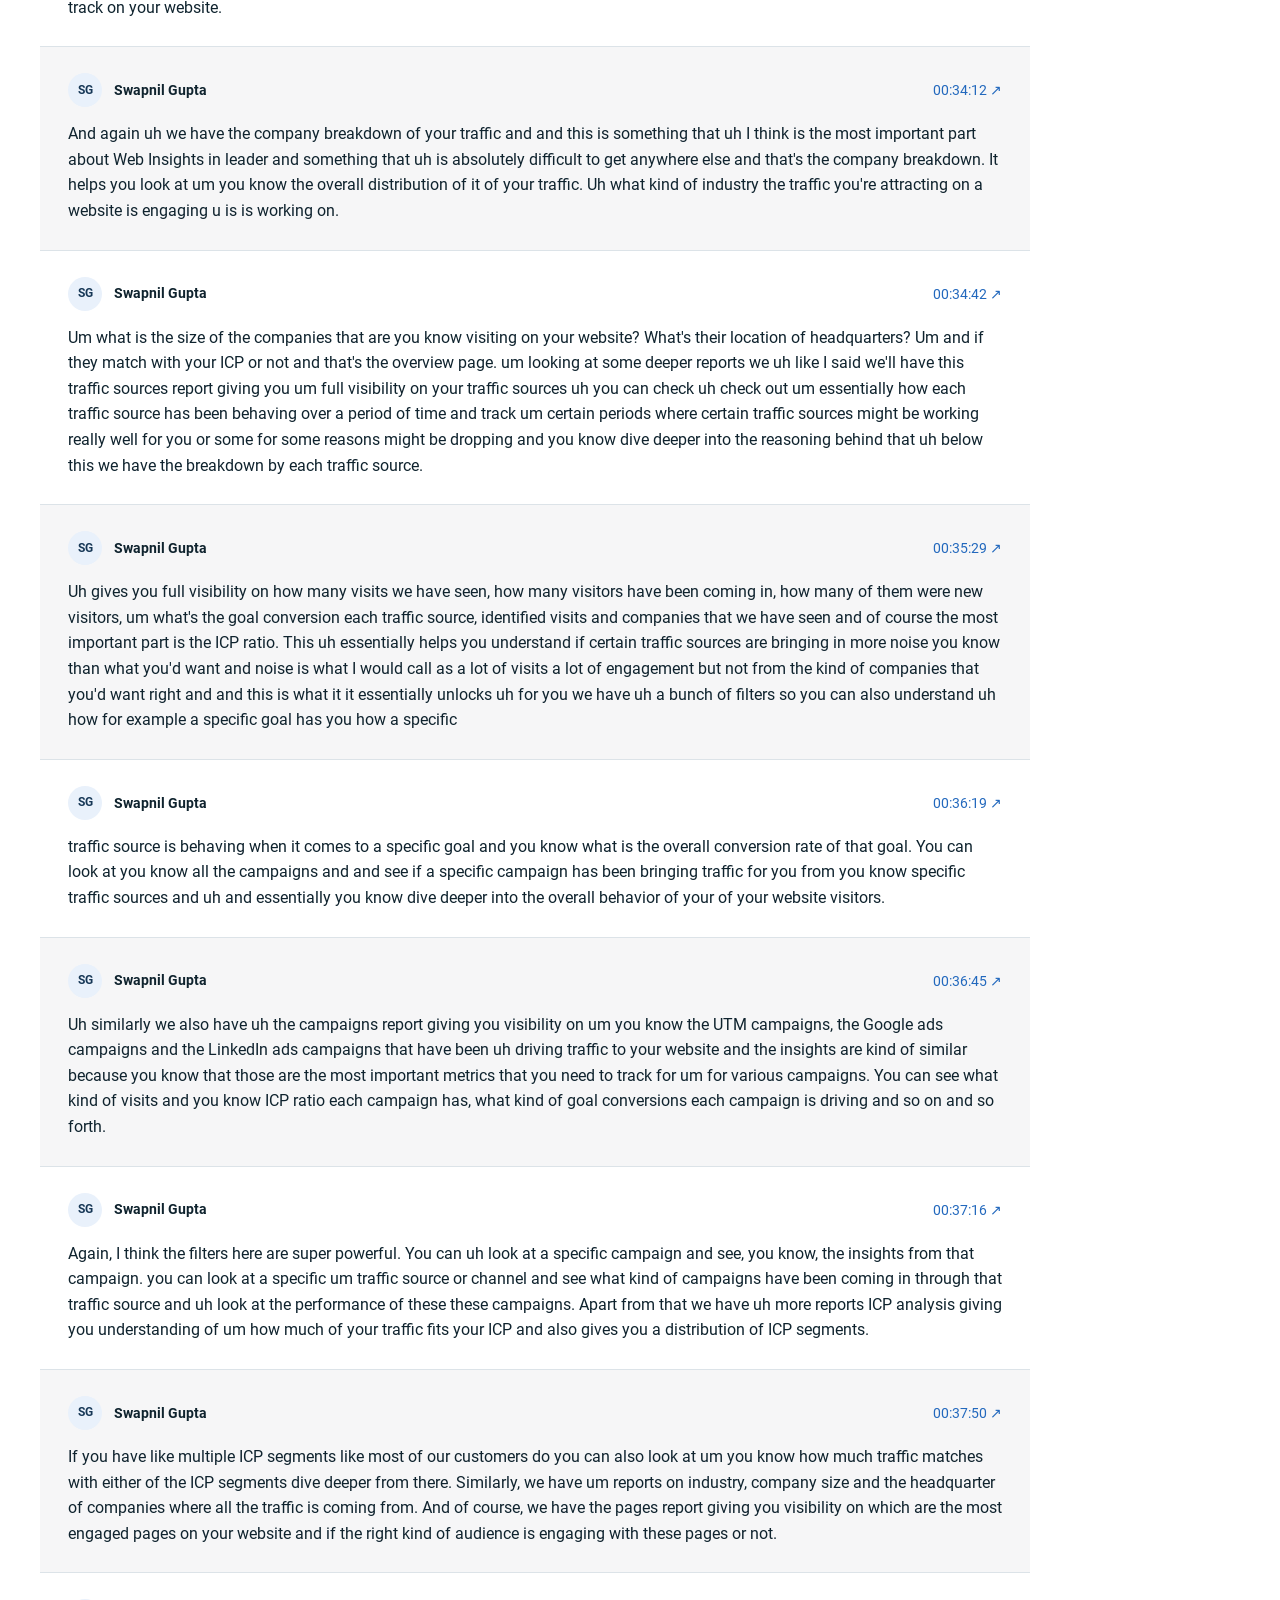
<file: Webinar - Full speaker-labeled transcript.html>
<!doctype html>
<html lang="en">
<head>
<meta charset="utf-8"><meta name="viewport" content="width=device-width,initial-scale=1">
<title>Leadfeeder · Webinar transcript & report</title>
<meta name="description" content="Full speaker-labeled transcript and detailed report of the Leadfeeder Web Insights and AI Assistant webinar.">
<style>
:root{--ink:#173d37;--muted:#596b65;--paper:#f7f8f3;--line:#d9dfd6;--green:#184f43;--lime:#dbfc91;--white:#fff;--accent:#315b9b}*{box-sizing:border-box}html{scroll-behavior:smooth;scroll-padding-top:90px}body{margin:0;background:var(--paper);color:var(--ink);font:16px/1.65 system-ui,-apple-system,BlinkMacSystemFont,"Segoe UI",sans-serif}a{color:var(--green);text-underline-offset:3px}button,input,select{font:inherit}button,a,input,select{touch-action:manipulation}:focus-visible{outline:3px solid #527e14;outline-offset:4px}button{cursor:pointer}.wrap{width:min(1160px,calc(100% - 48px));margin:auto}.masthead{background:var(--green);color:white;padding:32px 0 28px}.eyebrow{font-size:13px;letter-spacing:.13em;text-transform:uppercase;font-weight:700;color:var(--lime);margin:0 0 10px}.masthead h1{font-size:clamp(26px,4vw,42px);line-height:1.16;letter-spacing:-.035em;font-weight:650;margin:0 0 16px;max-width:850px}.head-meta{display:flex;gap:12px 24px;flex-wrap:wrap;color:#dfebdf;font-size:14px}.head-meta a{color:white}.tabbar{position:sticky;top:0;z-index:5;background:#f7f8f3f5;border-bottom:1px solid var(--line);backdrop-filter:blur(10px)}.bar-inner{display:flex;align-items:center;justify-content:space-between;gap:16px}.tabs{display:flex;gap:28px}.tab{border:0;border-bottom:3px solid transparent;background:none;color:var(--muted);padding:19px 0 16px;font-weight:650}.tab[aria-selected=true]{border-color:var(--green);color:var(--green)}.print{background:none;border:1px solid #bcc9bc;border-radius:6px;padding:6px 12px;font-size:14px;color:var(--ink)}main{padding:30px 0 64px}[hidden]{display:none!important}h2{font-size:26px;line-height:1.25;letter-spacing:-.025em;margin:0 0 14px}h3{font-size:19px;line-height:1.4;margin:22px 0 8px}p{margin:0 0 14px}ul,ol{padding-left:23px;margin:10px 0 18px}li{margin:6px 0}.intro{color:var(--muted);max-width:860px}.note{border-left:3px solid #97b46c;padding:12px 16px;background:#edf2e5;font-size:14px;color:#405642;margin:18px 0 24px}.toolbar{display:flex;align-items:end;gap:16px;flex-wrap:wrap;padding:20px;background:white;border:1px solid var(--line);border-radius:8px}.field{display:grid;gap:5px;flex:1;min-width:220px}.field label{font-size:14px;font-weight:650}.field input,.field select{width:100%;border:1px solid #b9c7bc;border-radius:5px;padding:10px 12px;background:white;color:var(--ink)}.field.speaker{flex:0 1 250px}.count{font-size:14px;color:var(--muted);margin:16px 0}.transcript{max-width:940px}.utterance{background:white;border:1px solid var(--line);border-radius:8px;padding:22px 26px;margin:14px 0;scroll-margin-top:90px}.utterance:target,.utterance.flash{border-color:#537b21;box-shadow:0 0 0 2px #dbfc91}.utterance-meta{display:flex;align-items:center;gap:10px;margin-bottom:12px;flex-wrap:wrap;font-size:14px}.avatar{width:32px;height:32px;display:inline-grid;place-items:center;border-radius:50%;background:#e6eee1;color:#244c34;font-size:12px;font-weight:700}.avatar.SG{background:#e7edf7;color:#315b9b}.avatar.MS{background:#f4e8dd;color:#89552c}.time{margin-left:auto;font:14px ui-monospace,Consolas,monospace;text-decoration:none}.utterance p{margin:0}.report-layout{display:grid;grid-template-columns:190px minmax(0,1fr);gap:40px}.toc{position:sticky;top:88px;align-self:start;display:grid;gap:5px;font-size:14px}.toc b{font-size:12px;letter-spacing:.1em;color:var(--muted);margin-bottom:8px}.toc a{padding:5px 0;text-decoration:none}.toc a:hover{text-decoration:underline}.report-section{border-top:1px solid var(--line);padding-top:28px;margin-top:32px;scroll-margin-top:90px}.report-section:first-child{margin-top:0;border:0;padding-top:0}.kicker{font:12px ui-monospace,Consolas,monospace;letter-spacing:.1em;color:var(--muted);text-transform:uppercase;margin-bottom:10px}.lead{font-size:20px;line-height:1.55}.takeaway{background:var(--green);color:white;padding:24px 26px;border-radius:8px;margin:22px 0}.takeaway strong{color:var(--lime)}.takeaway p:last-child{margin-bottom:0}.grid{display:grid;grid-template-columns:1fr 1fr;gap:16px;margin:20px 0}.card{border:1px solid var(--line);background:white;padding:20px;border-radius:8px}.card h3{margin-top:8px}.card p:last-child{margin-bottom:0}.badge{display:inline-block;font-size:12px;font-weight:700;letter-spacing:.02em;padding:3px 9px;border-radius:4px;background:#e8efdf;color:#355026}.badge.preview{background:#fff0cc;color:#755113}.badge.future{background:#e8eaf8;color:#4f568c}.source{display:inline-block;font:13px ui-monospace,Consolas,monospace;white-space:nowrap;text-decoration:none;border-bottom:1px dotted #6c826b;margin-left:5px}.table-wrap{overflow-x:auto;border:1px solid var(--line);border-radius:8px;margin:18px 0;background:white}table{width:100%;border-collapse:collapse;min-width:620px;text-align:left;font-size:15px}th,td{vertical-align:top;padding:14px 16px;border-bottom:1px solid var(--line)}th{background:#edf2e6;font-size:13px}tr:last-child td{border-bottom:0}td:first-child{font-weight:650;width:24%}.qa{border-bottom:1px solid var(--line);padding:15px 0}.qa h3{margin:0 0 7px}.qa p{margin:0}.checklist li{padding:7px 0}.small{font-size:14px;color:var(--muted)}.glossary{display:grid;grid-template-columns:120px 1fr;gap:9px 18px}.glossary dt{font-weight:700}.glossary dd{margin:0}.empty{padding:30px;border:1px dashed #aebdab;border-radius:8px}footer{padding-top:28px;border-top:1px solid var(--line);margin-top:36px;color:var(--muted);font-size:13px}mark{background:#e6f5a5;color:inherit}noscript p{padding:20px;background:#fff0cc}@media(max-width:800px){.report-layout{grid-template-columns:1fr;gap:22px}.toc{position:static;display:flex;flex-wrap:wrap;gap:5px 18px}.toc b{width:100%}.grid{grid-template-columns:1fr}.wrap{width:calc(100% - 32px)}.utterance{padding:18px}.masthead{padding-top:24px}.time{margin-left:42px}.utterance-meta strong{flex:1}.print{font-size:13px}.tabs{gap:20px}.head-meta{gap:6px 18px}.glossary{grid-template-columns:90px 1fr}}@media print{body{background:white;font-size:11pt}.wrap{width:100%}.masthead{background:white;color:black;padding:0 0 12px}.eyebrow,.head-meta,.head-meta a{color:#333}.masthead h1{font-size:24pt}.tabbar,.toolbar,.count,.toc,.download-links{display:none!important}.report-layout{display:block}.utterance,.card{border:1px solid #ccc;box-shadow:none}.utterance-meta{break-after:avoid}.takeaway{background:#f0f0f0;color:black}.takeaway strong{color:black}h2,h3{break-after:avoid}p{orphans:3;widows:3}.report-section{margin-top:22px}.note{background:#f5f5f5}.table-wrap{overflow:visible}table{min-width:0;font-size:10pt}a{color:inherit}.grid{display:block}.card{margin-bottom:12px}}
</style>
</head>
<body>
<header class="masthead"><div class="wrap"><p class="eyebrow">Leadfeeder / Product highlights</p><h1>Web Insights &amp; AI Assistant</h1><div class="head-meta"><span>Webinar recording · 59:56</span><span>3 speakers</span></div><a class="video-link" href="https://www.youtube.com/watch?v=lCZN1RNqrpo" target="_blank" rel="noopener">▶ Watch video on YouTube ↗</a></div></header>
<div class="tabbar"><div class="wrap bar-inner"><div class="tabs" role="tablist" aria-label="Webinar content"><button class="tab" id="tab-transcript" role="tab" aria-selected="true" aria-controls="transcript-panel" tabindex="0">Transcript</button><button class="tab" id="tab-report" role="tab" aria-selected="false" aria-controls="report-panel" tabindex="-1">Report</button></div><div class="page-actions"><label for="language" class="language-label">Language / Jezik</label><select id="language" aria-label="Language / Jezik"><option value="en" lang="en">English</option><option value="sl" lang="sl">Slovenščina</option></select><button class="print" id="print">Print active tab</button></div></div></div>
<main class="wrap">
<noscript><p>JavaScript is needed to switch tabs and search. The complete transcript is available below.</p></noscript>
<section id="transcript-panel" role="tabpanel" aria-labelledby="tab-transcript" tabindex="0">
<h2>Full speaker-labeled transcript</h2><p class="intro">Bernardo Vestia · Director of Product Marketing &nbsp; / &nbsp; Mansi Harsh Sheth · VP Product &nbsp; / &nbsp; Swapnil Gupta · Senior Product Manager</p>
<div class="note">Based on YouTube automatic captions. Speaker names were checked against the introduction slide; attribution follows conversational handoffs. Wording and attribution have not been fully verified against the audio. All caption text is retained, with limited terminology corrections. Captions end around 59:49; the recording runs 59:56.</div>
<div class="toolbar"><div class="field"><label for="search">Search transcript</label><input type="search" id="search" placeholder="Search a topic, phrase or product…" autocomplete="off"></div><div class="field speaker"><label for="speaker">Speaker</label><select id="speaker"><option value="">All speakers</option><option>Bernardo Vestia</option><option>Mansi Harsh Sheth</option><option>Swapnil Gupta</option><option>Unidentified speaker (non-speech)</option></select></div></div>
<p class="count" id="count" role="status" aria-live="polite">123 transcript paragraphs · Timestamps open the video.</p>
<div class="transcript" id="transcript"><article class="utterance" id="t-0" data-speaker="Bernardo Vestia" tabindex="-1"><div class="utterance-meta"><span class="avatar BV">BV</span><strong>Bernardo Vestia</strong><a class="time" href="https://www.youtube.com/watch?v=lCZN1RNqrpo&amp;t=0s" target="_blank" rel="noopener" aria-label="Open video at 00:00:00">00:00:00 ↗</a></div><p>Thank you everyone for uh joining us here today at our um product highlights webinar. We&#x27;re going to be talking to you about uh the very exciting Web Insights um product and also we&#x27;re going to um showcase also for the first time the upcoming AI assistant. two very very um important um product releases that we&#x27;re that we&#x27;re just about to do and that are going to change the way you interact with Leadfeeder, but also with your own data and how much you can know about what&#x27;s happening with um your website, your business and</p></article>
<article class="utterance" id="t-50" data-speaker="Bernardo Vestia" tabindex="-1"><div class="utterance-meta"><span class="avatar BV">BV</span><strong>Bernardo Vestia</strong><a class="time" href="https://www.youtube.com/watch?v=lCZN1RNqrpo&amp;t=50s" target="_blank" rel="noopener" aria-label="Open video at 00:00:50">00:00:50 ↗</a></div><p>uh what how marketing is working. So just an overview of the agenda today. Uh we&#x27;re going to kick things off uh with Mansi. She&#x27;s going to take us over some of the recent launches. Um just to make sure that you are uh aware of all of these things that we&#x27;re also super proud of and they are very important things uh that enable you to um do proper and better uh lead qualification and routing and making sure that you are keeping up with the audiences and um sending all of that data into your CRM.</p></article>
<article class="utterance" id="t-93" data-speaker="Bernardo Vestia" tabindex="-1"><div class="utterance-meta"><span class="avatar BV">BV</span><strong>Bernardo Vestia</strong><a class="time" href="https://www.youtube.com/watch?v=lCZN1RNqrpo&amp;t=93s" target="_blank" rel="noopener" aria-label="Open video at 00:01:33">00:01:33 ↗</a></div><p>them. There&#x27;s also uh the very exciting uh developments that we&#x27;ve done with our API and our uh MCP server and also the latest uh addition to our roster which is companies which is a new way for you to prospect uh our over 60 million plus company database. Then we&#x27;re going to go through the preview of what&#x27;s upcoming.</p></article>
<article class="utterance" id="t-120" data-speaker="Bernardo Vestia" tabindex="-1"><div class="utterance-meta"><span class="avatar BV">BV</span><strong>Bernardo Vestia</strong><a class="time" href="https://www.youtube.com/watch?v=lCZN1RNqrpo&amp;t=120s" target="_blank" rel="noopener" aria-label="Open video at 00:02:00">00:02:00 ↗</a></div><p>Uh and that&#x27;s the very exciting Web Insights uh launch that we&#x27;re going to announce today and also the Leadfeeder agent which is coming soon as well. And then by the end of this we&#x27;re going to of course give you some time to ask some questions and we&#x27;ll do a live Q&amp;A so that we can answer any questions you may have to existing products. But hopefully you&#x27;re as excited as we are with the new products and you also want to ask questions about the new product.</p></article>
<article class="utterance" id="t-152" data-speaker="Bernardo Vestia" tabindex="-1"><div class="utterance-meta"><span class="avatar BV">BV</span><strong>Bernardo Vestia</strong><a class="time" href="https://www.youtube.com/watch?v=lCZN1RNqrpo&amp;t=152s" target="_blank" rel="noopener" aria-label="Open video at 00:02:32">00:02:32 ↗</a></div><p>So today as I said earlier we have my with us VP of product uh Swapnil senior product manager and myself director of product marketing. Um just want to say hi my Swapnil. [laughter] Um so we will start with my today uh with uh just an an an overview of the recent launches. But before that we have a live poll that we want to do with a very simple question.</p></article>
<article class="utterance" id="t-187" data-speaker="Bernardo Vestia" tabindex="-1"><div class="utterance-meta"><span class="avatar BV">BV</span><strong>Bernardo Vestia</strong><a class="time" href="https://www.youtube.com/watch?v=lCZN1RNqrpo&amp;t=187s" target="_blank" rel="noopener" aria-label="Open video at 00:03:07">00:03:07 ↗</a></div><p>Well simple kind of depends on how you look at it. But the question or the answers is are pre-selected. So you just need to go through one of those options. And the question is, what&#x27;s your biggest goal right now? Maybe not as simple as I put it earlier, but it is uh something we want to learn more about is uh what are your what are your thriving to to to accomplish?</p></article>
<article class="utterance" id="t-217" data-speaker="Bernardo Vestia" tabindex="-1"><div class="utterance-meta"><span class="avatar BV">BV</span><strong>Bernardo Vestia</strong><a class="time" href="https://www.youtube.com/watch?v=lCZN1RNqrpo&amp;t=217s" target="_blank" rel="noopener" aria-label="Open video at 00:03:37">00:03:37 ↗</a></div><p>What&#x27;s the thing that&#x27;s keeping you up at night in a good way? So what&#x27;s the thing that is driving you? what are the things that you need to get um in order to make it or what success look like for you? So that&#x27;s the question we&#x27;re asking now. So hopefully you see that already in the polls. That&#x27;s the very first one we have. What&#x27;s your biggest goal right now?</p></article>
<article class="utterance" id="t-244" data-speaker="Bernardo Vestia" tabindex="-1"><div class="utterance-meta"><span class="avatar BV">BV</span><strong>Bernardo Vestia</strong><a class="time" href="https://www.youtube.com/watch?v=lCZN1RNqrpo&amp;t=244s" target="_blank" rel="noopener" aria-label="Open video at 00:04:04">00:04:04 ↗</a></div><p>If you want to know where the polls are, they should be appearing at the top left end of your screen on the left corner. You should see the co the polls there. Uh I can see we&#x27;ve already have uh almost 100 people voting. So that&#x27;s that&#x27;s very interesting. We&#x27;ll keep those up. So whenever you have the chance, just go there and um vote on any of those um questions we have up.</p></article>
<article class="utterance" id="t-275" data-speaker="Bernardo Vestia" tabindex="-1"><div class="utterance-meta"><span class="avatar BV">BV</span><strong>Bernardo Vestia</strong><a class="time" href="https://www.youtube.com/watch?v=lCZN1RNqrpo&amp;t=275s" target="_blank" rel="noopener" aria-label="Open video at 00:04:35">00:04:35 ↗</a></div><p>And now I&#x27;ll pass the word on to my who is going to talk us about the recent launches.</p></article>
<article class="utterance" id="t-284" data-speaker="Mansi Harsh Sheth" tabindex="-1"><div class="utterance-meta"><span class="avatar MS">MS</span><strong>Mansi Harsh Sheth</strong><a class="time" href="https://www.youtube.com/watch?v=lCZN1RNqrpo&amp;t=284s" target="_blank" rel="noopener" aria-label="Open video at 00:04:44">00:04:44 ↗</a></div><p>Thank you Bernardo. So as Bernardo reiterated, we&#x27;re very excited yet again and uh just to emphasize because I saw some questions there. Yes, we are recording this. So we&#x27;ll share the recording later with all of you. But uh as mentioned, please stay a bit late because there&#x27;s a bonus at the end of this presentation. So uh diving deep I want to just say that um over the last two quarters we have shipped more than any in this period.</p></article>
<article class="utterance" id="t-313" data-speaker="Mansi Harsh Sheth" tabindex="-1"><div class="utterance-meta"><span class="avatar MS">MS</span><strong>Mansi Harsh Sheth</strong><a class="time" href="https://www.youtube.com/watch?v=lCZN1RNqrpo&amp;t=313s" target="_blank" rel="noopener" aria-label="Open video at 00:05:13">00:05:13 ↗</a></div><p>Of course I&#x27;m biased and very proud of the team. We have done more than 14 launches. Each one we have done at the committed date and that&#x27;s not an easy feat. uh but let me walk you through what we have changed and how you can act and act upon those for your accounts because also I see in the results that um you want to get more sales opportunities you want to find the best leads so these are the things we have been acting on exactly to serve the purpose starting with the intent goal so you want to ask the the team that asks the most right like who do I act on now and why which company should I prioritize now um exactly For that reason, we rebuilt our intent score from ground up.</p></article>
<article class="utterance" id="t-356" data-speaker="Mansi Harsh Sheth" tabindex="-1"><div class="utterance-meta"><span class="avatar MS">MS</span><strong>Mansi Harsh Sheth</strong><a class="time" href="https://www.youtube.com/watch?v=lCZN1RNqrpo&amp;t=356s" target="_blank" rel="noopener" aria-label="Open video at 00:05:56">00:05:56 ↗</a></div><p>The new configurable intent score is a live 0 to 10 score built from how a company actually behaves on your site focusing on real engagement signals and the buying behavior. And to specifically say we have three signals. How do you company engaged which we call as depth of engagement? So that contributes to the nature of visits, page views on those high intent pages, form submissions and even the medium like file download, videos that are played and so on.</p></article>
<article class="utterance" id="t-388" data-speaker="Mansi Harsh Sheth" tabindex="-1"><div class="utterance-meta"><span class="avatar MS">MS</span><strong>Mansi Harsh Sheth</strong><a class="time" href="https://www.youtube.com/watch?v=lCZN1RNqrpo&amp;t=388s" target="_blank" rel="noopener" aria-label="Open video at 00:06:28">00:06:28 ↗</a></div><p>Second is how often they come back uh which is called the frequency of visits. So the engagement on multiple days will show consistent interest in your results. Third is how many different people from their team visited which is the breadth of visits. So more visitors increase the intent. If a visitor has visited across multiple windows or time buckets, we would uh consider the most recent window for the calculation.</p></article>
<article class="utterance" id="t-416" data-speaker="Mansi Harsh Sheth" tabindex="-1"><div class="utterance-meta"><span class="avatar MS">MS</span><strong>Mansi Harsh Sheth</strong><a class="time" href="https://www.youtube.com/watch?v=lCZN1RNqrpo&amp;t=416s" target="_blank" rel="noopener" aria-label="Open video at 00:06:56">00:06:56 ↗</a></div><p>And this goes a bit more technical, but I want to still emphasize because it&#x27;s important is that events older than 90 days are dropped off. So it reflects intent right now and not 3 months ago. So this is the intent score is one number, three tiers, high, medium, low. So your team knows exactly where to spend the next action on. Now once you know who&#x27;s in the market, we move forward to the next item which is lists and workflows.</p></article>
<article class="utterance" id="t-446" data-speaker="Mansi Harsh Sheth" tabindex="-1"><div class="utterance-meta"><span class="avatar MS">MS</span><strong>Mansi Harsh Sheth</strong><a class="time" href="https://www.youtube.com/watch?v=lCZN1RNqrpo&amp;t=446s" target="_blank" rel="noopener" aria-label="Open video at 00:07:26">00:07:26 ↗</a></div><p>You shouldn&#x27;t need to go into spreadsheets. Once you know that and that&#x27;s why we have um rolled out lists and workflows which is basically two halves. List is where you typically decide what works. So you build a segment based on your ICP intent signals, CRM data to identify and prioritize the high value accounts, enrich those lists with AI agents to score, segment them, research the company and then find the right contacts and bug.</p></article>
<article class="utterance" id="t-475" data-speaker="Mansi Harsh Sheth" tabindex="-1"><div class="utterance-meta"><span class="avatar MS">MS</span><strong>Mansi Harsh Sheth</strong><a class="time" href="https://www.youtube.com/watch?v=lCZN1RNqrpo&amp;t=475s" target="_blank" rel="noopener" aria-label="Open video at 00:07:55">00:07:55 ↗</a></div><p>Now workflows is where you scale what works. So rules that run continuously when an account qualifies, enrich it, assign it and trigger the next action. So with workflows we move from manual lead handling and list management to event-driven automation which is the future that we are going towards. So this includes AI enrichment promps um that continuously enrich and score as new companies come up and the result will be a closed loop.</p></article>
<article class="utterance" id="t-503" data-speaker="Mansi Harsh Sheth" tabindex="-1"><div class="utterance-meta"><span class="avatar MS">MS</span><strong>Mansi Harsh Sheth</strong><a class="time" href="https://www.youtube.com/watch?v=lCZN1RNqrpo&amp;t=503s" target="_blank" rel="noopener" aria-label="Open video at 00:08:23">00:08:23 ↗</a></div><p>So you discover what converts in lists operationalize it in workflows and feed the results back into lists to refine. So it&#x27;s a holistic flow in that manner. Now once you&#x27;re done with that uh we have an enrichment enablement up next which was the CRM enrichment which is our fresh source of truth. Uh we know that the contacts and uh list that you create can go stale.</p></article>
<article class="utterance" id="t-531" data-speaker="Mansi Harsh Sheth" tabindex="-1"><div class="utterance-meta"><span class="avatar MS">MS</span><strong>Mansi Harsh Sheth</strong><a class="time" href="https://www.youtube.com/watch?v=lCZN1RNqrpo&amp;t=531s" target="_blank" rel="noopener" aria-label="Open video at 00:08:51">00:08:51 ↗</a></div><p>Your CRM needs to also be continuously up to date because of it. People change jobs, companies move, points of contact changes and such details need to be kept in sync, right? So CRM enrichment keeps it accurate on demand or automatically whatever you prefer. This is powered by our uh refresh database which is more than 60 million plus companies, 400 million verified contacts and it spots where your CRM and our data disagree.</p></article>
<article class="utterance" id="t-563" data-speaker="Mansi Harsh Sheth" tabindex="-1"><div class="utterance-meta"><span class="avatar MS">MS</span><strong>Mansi Harsh Sheth</strong><a class="time" href="https://www.youtube.com/watch?v=lCZN1RNqrpo&amp;t=563s" target="_blank" rel="noopener" aria-label="Open video at 00:09:23">00:09:23 ↗</a></div><p>That means it refreshes records on demand, in bulk or automated. You can decide in your list settings. And that means that with these three execution modes, uh you just have one set of rules. Every mode follows the same configured CRM field mapping rules. You set the rules once and ensure that the CRM data stays fresh.</p></article>
<article class="utterance" id="t-588" data-speaker="Mansi Harsh Sheth" tabindex="-1"><div class="utterance-meta"><span class="avatar MS">MS</span><strong>Mansi Harsh Sheth</strong><a class="time" href="https://www.youtube.com/watch?v=lCZN1RNqrpo&amp;t=588s" target="_blank" rel="noopener" aria-label="Open video at 00:09:48">00:09:48 ↗</a></div><p>Now you have the right accounts identified, enriched and prioritized in lists. It&#x27;s ready for targeting. And then say you want to run LinkedIn campaigns directly against him, which would naturally mean you export the CSV, upload it and repeat. Highly manual. With syncing list to LinkedIn functionality, you can sync any list straight to your LinkedIn audiences. So you map it once and the audience keeps itself up to date as companies enter and leave the list.</p></article>
<article class="utterance" id="t-616" data-speaker="Mansi Harsh Sheth" tabindex="-1"><div class="utterance-meta"><span class="avatar MS">MS</span><strong>Mansi Harsh Sheth</strong><a class="time" href="https://www.youtube.com/watch?v=lCZN1RNqrpo&amp;t=616s" target="_blank" rel="noopener" aria-label="Open video at 00:10:16">00:10:16 ↗</a></div><p>You don&#x27;t need to export CSVs anymore. You don&#x27;t need to re-upload them every week. Your best fit high intent accounts become a live advertising audience and campaigns result flow back. So you can close the loop from targeting to impact. And let me say this, this is precision targeting. So Leadfeeder lists are built on intent signals and AI enriched uh contact identification not on what people have typed into their LinkedIn profile.</p></article>
<article class="utterance" id="t-648" data-speaker="Mansi Harsh Sheth" tabindex="-1"><div class="utterance-meta"><span class="avatar MS">MS</span><strong>Mansi Harsh Sheth</strong><a class="time" href="https://www.youtube.com/watch?v=lCZN1RNqrpo&amp;t=648s" target="_blank" rel="noopener" aria-label="Open video at 00:10:48">00:10:48 ↗</a></div><p>So your audience is made up of the contacts that actually fit your ICP. Um what I like to call as hyper segmentation. So this is running on autopilot. Once the mapping is set, intent signals, AI refinement and automatic sync run together continuously. So your campaigns get sharper over time without you putting in continuous extra work and once converted or disqualified which is also important they are automatically removed from the audience.</p></article>
<article class="utterance" id="t-679" data-speaker="Mansi Harsh Sheth" tabindex="-1"><div class="utterance-meta"><span class="avatar MS">MS</span><strong>Mansi Harsh Sheth</strong><a class="time" href="https://www.youtube.com/watch?v=lCZN1RNqrpo&amp;t=679s" target="_blank" rel="noopener" aria-label="Open video at 00:11:19">00:11:19 ↗</a></div><p>So you don&#x27;t spend time on that extra step or whether they&#x27;re disqualified accounts and I need to clean up my data after. Now these are the things that we had um for your experience part of things. There are much more that we did behind the scenes so to say which is the Leadfeeder API. Now we have a unified API that provides a single developer friendly interface to the entire platform. It merges with the eco IP enrich and Leadfeeder into one cohesive system which means company data, contact data, web visitor data and IP enrichment are now all accessible with a single API key.</p></article>
<article class="utterance" id="t-719" data-speaker="Mansi Harsh Sheth" tabindex="-1"><div class="utterance-meta"><span class="avatar MS">MS</span><strong>Mansi Harsh Sheth</strong><a class="time" href="https://www.youtube.com/watch?v=lCZN1RNqrpo&amp;t=719s" target="_blank" rel="noopener" aria-label="Open video at 00:11:59">00:11:59 ↗</a></div><p>And this is just the beginning and the first part of a deliberate strategic shift. We intend that you should be able to use Leadfeeder however you work in the UI through the API or the most excited that I&#x27;m about is the next slide straight from your AI interface which is the Leadfeeder MCP which we rolled out this year.</p></article>
<article class="utterance" id="t-747" data-speaker="Mansi Harsh Sheth" tabindex="-1"><div class="utterance-meta"><span class="avatar MS">MS</span><strong>Mansi Harsh Sheth</strong><a class="time" href="https://www.youtube.com/watch?v=lCZN1RNqrpo&amp;t=747s" target="_blank" rel="noopener" aria-label="Open video at 00:12:27">00:12:27 ↗</a></div><p>And again I&#x27;m based of course because it just gets better. Uh we have this in a way that your website has the answers right and now you can just ask you ask your Claude you ask your ChatGPT um enrich them build list push to CRM just by asking. You could ask which good fit companies visited my pricing page this week and you can act on the answer without even leaving the chat.</p></article>
<article class="utterance" id="t-773" data-speaker="Mansi Harsh Sheth" tabindex="-1"><div class="utterance-meta"><span class="avatar MS">MS</span><strong>Mansi Harsh Sheth</strong><a class="time" href="https://www.youtube.com/watch?v=lCZN1RNqrpo&amp;t=773s" target="_blank" rel="noopener" aria-label="Open video at 00:12:53">00:12:53 ↗</a></div><p>And as you might know for people who have already been our customers, our main differentiator is the first party website intent. So who is on your website right now fits your ICP and is worth acting on, you can all do in that interface. And only last month we integrated also our native plugins and connectors into Claude and ChatGPT marketplaces. So we&#x27;re making the distribution stronger by the day.</p></article>
<article class="utterance" id="t-800" data-speaker="Mansi Harsh Sheth" tabindex="-1"><div class="utterance-meta"><span class="avatar MS">MS</span><strong>Mansi Harsh Sheth</strong><a class="time" href="https://www.youtube.com/watch?v=lCZN1RNqrpo&amp;t=800s" target="_blank" rel="noopener" aria-label="Open video at 00:13:20">00:13:20 ↗</a></div><p>a teaser. There&#x27;s a dedicated MCP webinar coming soon. So if you want to go deep, Bernardo will share more details towards the end. So stay back for those interested.</p></article>
<article class="utterance" id="t-810" data-speaker="Bernardo Vestia" tabindex="-1"><div class="utterance-meta"><span class="avatar BV">BV</span><strong>Bernardo Vestia</strong><a class="time" href="https://www.youtube.com/watch?v=lCZN1RNqrpo&amp;t=810s" target="_blank" rel="noopener" aria-label="Open video at 00:13:30">00:13:30 ↗</a></div><p>Yes. Thank you, man.</p></article>
<article class="utterance" id="t-812" data-speaker="Mansi Harsh Sheth" tabindex="-1"><div class="utterance-meta"><span class="avatar MS">MS</span><strong>Mansi Harsh Sheth</strong><a class="time" href="https://www.youtube.com/watch?v=lCZN1RNqrpo&amp;t=812s" target="_blank" rel="noopener" aria-label="Open video at 00:13:32">00:13:32 ↗</a></div><p>Of course. And last but not the least of what we shipped companies. Everything so far is about companies coming to your side. The company&#x27;s features that we present flips it a bit which means enables you to find your next best customers. You could search Leadfeeder&#x27;s global company data based on the filters that matter. Company size, industry, region, ICP segment, poster code, radius, whatever.</p></article>
<article class="utterance" id="t-841" data-speaker="Mansi Harsh Sheth" tabindex="-1"><div class="utterance-meta"><span class="avatar MS">MS</span><strong>Mansi Harsh Sheth</strong><a class="time" href="https://www.youtube.com/watch?v=lCZN1RNqrpo&amp;t=841s" target="_blank" rel="noopener" aria-label="Open video at 00:14:01">00:14:01 ↗</a></div><p>Uh or you could just describe your idle customer in plain language and let AI do the job for you. Then you can also qualify with AI. That means you can let AI research the companies you found, who&#x27;s growing, what tools they use, who are the best contacts to reach out to, and fill those details in your uh in a way that your database doesn&#x27;t have to. This answers show up then in columns and sort and filters, which you can then look into our product um on how that experience looks.</p></article>
<article class="utterance" id="t-869" data-speaker="Mansi Harsh Sheth" tabindex="-1"><div class="utterance-meta"><span class="avatar MS">MS</span><strong>Mansi Harsh Sheth</strong><a class="time" href="https://www.youtube.com/watch?v=lCZN1RNqrpo&amp;t=869s" target="_blank" rel="noopener" aria-label="Open video at 00:14:29">00:14:29 ↗</a></div><p>But you also saw that in the in the demo that&#x27;s being shown on the slide. Then once every company gets scored on fit and intent, you can act on it. So you work the best ones first, then send them straight to your CRM. And the best part is this is fresh. This is dynamic and not stale list. So you&#x27;re working with current contacts and signals, not a list that was updated a couple of weeks ago.</p></article>
<article class="utterance" id="t-897" data-speaker="Mansi Harsh Sheth" tabindex="-1"><div class="utterance-meta"><span class="avatar MS">MS</span><strong>Mansi Harsh Sheth</strong><a class="time" href="https://www.youtube.com/watch?v=lCZN1RNqrpo&amp;t=897s" target="_blank" rel="noopener" aria-label="Open video at 00:14:57">00:14:57 ↗</a></div><p>This li list itself keeps on updating, connecting it to a workflow to keep new matches and refresh signals flowing in. So this brings you into both sides of the spectrum that you have control over and those are everything that we shipped in a quick view. There&#x27;s a lot more details into it. You need to try the product if you haven&#x27;t already to get to know a bit. Um but going ahead I want to focus more on what is coming up uh that is in store for leader ahead.</p></article>
<article class="utterance" id="t-929" data-speaker="Mansi Harsh Sheth" tabindex="-1"><div class="utterance-meta"><span class="avatar MS">MS</span><strong>Mansi Harsh Sheth</strong><a class="time" href="https://www.youtube.com/watch?v=lCZN1RNqrpo&amp;t=929s" target="_blank" rel="noopener" aria-label="Open video at 00:15:29">00:15:29 ↗</a></div><p>But before that a poll I see. So Bernard over to you.</p></article>
<article class="utterance" id="t-933" data-speaker="Bernardo Vestia" tabindex="-1"><div class="utterance-meta"><span class="avatar BV">BV</span><strong>Bernardo Vestia</strong><a class="time" href="https://www.youtube.com/watch?v=lCZN1RNqrpo&amp;t=933s" target="_blank" rel="noopener" aria-label="Open video at 00:15:33">00:15:33 ↗</a></div><p>Yes. So thanks you thank you Mansi for the very um interesting way to tell the story about the recent launches. I think uh you&#x27;ve made a very compelling uh story line there. So thank you for that and make perfect sense. Um second question we want to ask you today. Um this is this is one that matters really a lot to us which is we want to know where you see Leadfeeder making the biggest uh impact on your business recently.</p></article>
<article class="utterance" id="t-969" data-speaker="Bernardo Vestia" tabindex="-1"><div class="utterance-meta"><span class="avatar BV">BV</span><strong>Bernardo Vestia</strong><a class="time" href="https://www.youtube.com/watch?v=lCZN1RNqrpo&amp;t=969s" target="_blank" rel="noopener" aria-label="Open video at 00:16:09">00:16:09 ↗</a></div><p>So this is really important. We want to reflect on that because this will help us understand what are the things that we need to double down on what are the things that we need to continue to do to continue to deliver value for you. So that&#x27;s the the the the main question we&#x27;re asking now is where you see Leadfeeder uh providing value. Um this is really important for us. So please please please if you just click on the uh answer that best fits what you&#x27;re thinking.</p></article>
<article class="utterance" id="t-1002" data-speaker="Bernardo Vestia" tabindex="-1"><div class="utterance-meta"><span class="avatar BV">BV</span><strong>Bernardo Vestia</strong><a class="time" href="https://www.youtube.com/watch?v=lCZN1RNqrpo&amp;t=1002s" target="_blank" rel="noopener" aria-label="Open video at 00:16:42">00:16:42 ↗</a></div><p>It will be very very helpful for us. Um and uh it&#x27;s just a just a click. So that&#x27;s the question we wanted to ask. But without further ado, we want to go to the next moment in our webinar today, which is what&#x27;s coming up next.</p></article>
<article class="utterance" id="t-1024" data-speaker="Mansi Harsh Sheth" tabindex="-1"><div class="utterance-meta"><span class="avatar MS">MS</span><strong>Mansi Harsh Sheth</strong><a class="time" href="https://www.youtube.com/watch?v=lCZN1RNqrpo&amp;t=1024s" target="_blank" rel="noopener" aria-label="Open video at 00:17:04">00:17:04 ↗</a></div><p>Yes. Um thank you very much. While you answer, I want to go ahead and now the part that show you the part that we have been gearing up for and um aiming up for next. So this was also introduced by the way in the previous webinar but I want to still emphasize this um so that you get a picture of what we um strive for. So this is the whole engine. The website is the most important real estate so so to say in the B2B right and the part of the funnel customers usually have the least clarity on as well.</p></article>
<article class="utterance" id="t-1057" data-speaker="Mansi Harsh Sheth" tabindex="-1"><div class="utterance-meta"><span class="avatar MS">MS</span><strong>Mansi Harsh Sheth</strong><a class="time" href="https://www.youtube.com/watch?v=lCZN1RNqrpo&amp;t=1057s" target="_blank" rel="noopener" aria-label="Open video at 00:17:37">00:17:37 ↗</a></div><p>So our mission is to turn the B2B websites into lead generation engines with the purpose to empower marketers with the clarity needed to drive growth and ultimately with a vision to also become essential to B2B marketing as the website itself. And to accomplish that we have four pillars established to address it. These pillars are not just like pillars on paper but are four jobs that our customers require to be done well.</p></article>
<article class="utterance" id="t-1086" data-speaker="Mansi Harsh Sheth" tabindex="-1"><div class="utterance-meta"><span class="avatar MS">MS</span><strong>Mansi Harsh Sheth</strong><a class="time" href="https://www.youtube.com/watch?v=lCZN1RNqrpo&amp;t=1086s" target="_blank" rel="noopener" aria-label="Open video at 00:18:06">00:18:06 ↗</a></div><p>And that&#x27;s what we want to move towards. First pillar is build and attract the right traffic to the website. Second is reveal and convert the anonymous visitors and companies behind it and turn them into leads. Then comes prioritize and action. Similar to the story that I was just saying, right? So now you prioritize and action what you just got the visitors and companies. These are the ones that are ready to buy.</p></article>
<article class="utterance" id="t-1112" data-speaker="Mansi Harsh Sheth" tabindex="-1"><div class="utterance-meta"><span class="avatar MS">MS</span><strong>Mansi Harsh Sheth</strong><a class="time" href="https://www.youtube.com/watch?v=lCZN1RNqrpo&amp;t=1112s" target="_blank" rel="noopener" aria-label="Open video at 00:18:32">00:18:32 ↗</a></div><p>So you score, enrich, activate leads from marketing, sales and revenue teams. And finally, you analyze and optimize. So you can prove and improve what&#x27;s working um for your ROI. And that the Web Insights which Bernardo was teasing earlier is a big part of it. That&#x27;s the first um base that we start on so you can analyze and optimize even better.</p></article>
<article class="utterance" id="t-1139" data-speaker="Mansi Harsh Sheth" tabindex="-1"><div class="utterance-meta"><span class="avatar MS">MS</span><strong>Mansi Harsh Sheth</strong><a class="time" href="https://www.youtube.com/watch?v=lCZN1RNqrpo&amp;t=1139s" target="_blank" rel="noopener" aria-label="Open video at 00:18:59">00:18:59 ↗</a></div><p>Based on this is the ecosystem which connects it all. So that&#x27;s the stack uh the partner API the MCP connectors that I just shared. These are all that helps you build the trust and can access Leadfeeder from all sources. And one more thing is that this is built on a solid foundation of our IP to company database. So first party intent which is captured continuously. So we&#x27;re building everything on that mode that we already have and everything we just showed lives in one of those by the way.</p></article>
<article class="utterance" id="t-1171" data-speaker="Mansi Harsh Sheth" tabindex="-1"><div class="utterance-meta"><span class="avatar MS">MS</span><strong>Mansi Harsh Sheth</strong><a class="time" href="https://www.youtube.com/watch?v=lCZN1RNqrpo&amp;t=1171s" target="_blank" rel="noopener" aria-label="Open video at 00:19:31">00:19:31 ↗</a></div><p>So whatever we do next or whatever we did until now will always connect to these accordingly. Moving ahead, we&#x27;re bringing the next wave of website intelligence into play uh on the three dimensions. So in tandem with what I just said, we are glad to being uh in this wave which extends the strategy in three dimensions and all of this is based on the proprietary data that I was talking about.</p></article>
<article class="utterance" id="t-1201" data-speaker="Mansi Harsh Sheth" tabindex="-1"><div class="utterance-meta"><span class="avatar MS">MS</span><strong>Mansi Harsh Sheth</strong><a class="time" href="https://www.youtube.com/watch?v=lCZN1RNqrpo&amp;t=1201s" target="_blank" rel="noopener" aria-label="Open video at 00:20:01">00:20:01 ↗</a></div><p>The first is Web Insights uh not just who visited but which channels, campaigns and pages bring the companies you actually want. Second is data quality. the state-of-the-art B2B data that we bank on is getting better every month and we understand that it needs work. So, we&#x27;re constantly evolving it. And third is the Leadfeeder agent which is an AI assistant that will help you do anything you want in Leadfeeder just by asking and of course that&#x27;s the future where we see and that&#x27;s where we are heading as well.</p></article>
<article class="utterance" id="t-1234" data-speaker="Mansi Harsh Sheth" tabindex="-1"><div class="utterance-meta"><span class="avatar MS">MS</span><strong>Mansi Harsh Sheth</strong><a class="time" href="https://www.youtube.com/watch?v=lCZN1RNqrpo&amp;t=1234s" target="_blank" rel="noopener" aria-label="Open video at 00:20:34">00:20:34 ↗</a></div><p>This also goes into the growth engine we saw before which is the agentic layer that sits across the four jobs. So where the agent can perform any action that you can do directly as well and we already have some things to show you. So I don&#x27;t want to put more into the theory. I will give it over to Swapnil so he can give you a visual into what that means.</p></article>
<article class="utterance" id="t-1260" data-speaker="Swapnil Gupta" tabindex="-1"><div class="utterance-meta"><span class="avatar SG">SG</span><strong>Swapnil Gupta</strong><a class="time" href="https://www.youtube.com/watch?v=lCZN1RNqrpo&amp;t=1260s" target="_blank" rel="noopener" aria-label="Open video at 00:21:00">00:21:00 ↗</a></div><p>Hi everyone. Thanks man. Thanks Bernardo. Super exciting stuff uh just shared by my uh I&#x27;m I&#x27;m truly like you know so excited for all of you to get your hands on of on all of these features and see what all u use cases you achieve with it how exactly you use them and what kind of feedback you have for us super curious super excited to to watch that happen um talking about what&#x27;s next uh Mansi just shared uh the overall direction that we are heading towards and some of the key initiatives that we are going to be working on Web Insights is one of them.</p></article>
<article class="utterance" id="t-1297" data-speaker="Swapnil Gupta" tabindex="-1"><div class="utterance-meta"><span class="avatar SG">SG</span><strong>Swapnil Gupta</strong><a class="time" href="https://www.youtube.com/watch?v=lCZN1RNqrpo&amp;t=1297s" target="_blank" rel="noopener" aria-label="Open video at 00:21:37">00:21:37 ↗</a></div><p>Um and before I jump into what it&#x27;s all about, uh I have a very simple sounding question that I&#x27;m sure all of us uh you know uh get to hear every other week and that is what exactly uh are my traffic sources doing? Are they bringing the right um you know kind of impact that I&#x27;m looking for? Are they really working right? And for anyone that is outside of this GTM, you know, go to market industry, I think it would sound like such a simple question, but you and I know that it&#x27;s not as simple as that, right?</p></article>
<article class="utterance" id="t-1333" data-speaker="Swapnil Gupta" tabindex="-1"><div class="utterance-meta"><span class="avatar SG">SG</span><strong>Swapnil Gupta</strong><a class="time" href="https://www.youtube.com/watch?v=lCZN1RNqrpo&amp;t=1333s" target="_blank" rel="noopener" aria-label="Open video at 00:22:13">00:22:13 ↗</a></div><p>Um the analytics tools uh tell you, you know, which visitors are coming on your website, which traffic sources they are from, but they really don&#x27;t tell you if they match with your ICP, right? These are the visitors. This this is the audience that you wanted to uh engage with you know with using your ads and all the content and all the social media initiatives that you are working on. Um so you either end up you know doing one of the two things like you either try to pull up numbers from analytics tools assume that the visitors are your ICP and you know look and wonder why they are not converting why the goals are not converting why they&#x27;re not signing up for the ebook that you really want them to sign up for and and and all stuff like that or you try to connect the dots between your CRM and you know you see out of maybe one or two%</p></article>
<article class="utterance" id="t-1383" data-speaker="Swapnil Gupta" tabindex="-1"><div class="utterance-meta"><span class="avatar SG">SG</span><strong>Swapnil Gupta</strong><a class="time" href="https://www.youtube.com/watch?v=lCZN1RNqrpo&amp;t=1383s" target="_blank" rel="noopener" aria-label="Open video at 00:23:03">00:23:03 ↗</a></div><p>people that did submit the forms and stuff like that. Um you try to look at um what was what was their first visit um what was their last visit um you try to connect the dots and you try to make a guess you know at best and that is honestly you know one of the biggest problems that we have as marketers. you were saying that it&#x27;s 2026 and marketers would be able to you know analyze and the impact of all of their um you know efforts that they are basically working on every other day and that&#x27;s uh essentially the answer that we are also after like we want to help our users uh we want to help marketing teams uh better understand the impact of all the efforts that they are working on every other day and we want to make it absolutely easy to find that out you not some sort of um you</p></article>
<article class="utterance" id="t-1433" data-speaker="Swapnil Gupta" tabindex="-1"><div class="utterance-meta"><span class="avatar SG">SG</span><strong>Swapnil Gupta</strong><a class="time" href="https://www.youtube.com/watch?v=lCZN1RNqrpo&amp;t=1433s" target="_blank" rel="noopener" aria-label="Open video at 00:23:53">00:23:53 ↗</a></div><p>know mathematical initiative that you have to do with Google Sheets and whatnot uh downloading CSVs and oh my god we want this to be as simple as clicking on a button and you see the result and that&#x27;s what we are after and we don&#x27;t want to stop there um because once you know if you&#x27;re reaching the right audience the next question is is that traffic source or is that campaign really bringing the uh pipeline and revenue venue that you want uh to uh you know basically attract because that&#x27;s again one of the end goals that marketing is is essentially after and that&#x27;s um don&#x27;t get me started on how difficult attribution is you know in present day and again we want to make it absolutely simple for you to understand uh where what kind of pipeline and revenue impact all the campaigns</p></article>
<article class="utterance" id="t-1483" data-speaker="Swapnil Gupta" tabindex="-1"><div class="utterance-meta"><span class="avatar SG">SG</span><strong>Swapnil Gupta</strong><a class="time" href="https://www.youtube.com/watch?v=lCZN1RNqrpo&amp;t=1483s" target="_blank" rel="noopener" aria-label="Open video at 00:24:43">00:24:43 ↗</a></div><p>and channels and website content and your social media initiatives and your demand generation in initiatives and everything else uh as directly on your pipeline and revenue. And that&#x27;s pretty much Web Insights. So let&#x27;s dive uh right into more about what Web Insights is. [clears throat] As I said, um what we want to do is we want to help you easily see which channels, which campaigns, and which pages on a website are really attracting your ICP audience.</p></article>
<article class="utterance" id="t-1514" data-speaker="Swapnil Gupta" tabindex="-1"><div class="utterance-meta"><span class="avatar SG">SG</span><strong>Swapnil Gupta</strong><a class="time" href="https://www.youtube.com/watch?v=lCZN1RNqrpo&amp;t=1514s" target="_blank" rel="noopener" aria-label="Open video at 00:25:14">00:25:14 ↗</a></div><p>And we want to make it, you know, super simple to to do so. Um currently uh I&#x27;m sure like I said um you might be looking at analytics tools and um we are counting the visitors but we are not counting if they if the quality of the audience that you&#x27;re reaching with all of these channels and campaigns. um we are spending um money on ads but we don&#x27;t know if they are really reaching the the kind of ICP companies you have maybe they&#x27;re just you know looking at some uh other industries and uh we are wondering why exactly the goals are not being converted why it&#x27;s not really impacting the pipeline sorry so overall um all of this is something we want to be able to for our users to be able to achieve very simply</p></article>
<article class="utterance" id="t-1565" data-speaker="Swapnil Gupta" tabindex="-1"><div class="utterance-meta"><span class="avatar SG">SG</span><strong>Swapnil Gupta</strong><a class="time" href="https://www.youtube.com/watch?v=lCZN1RNqrpo&amp;t=1565s" target="_blank" rel="noopener" aria-label="Open video at 00:26:05">00:26:05 ↗</a></div><p>using the Web Insights tool that we have been working on and like everyone said I&#x27;m so excited for everyone to get their hands on this the use case this unlocks for everyone is um achieved through some of our preset reports on channels campaigns pages graphics and and all sorts of things and uh the best part you know that I believe makes this super exciting for all our existing customers is that it doesn&#x27;t need you to do anything.</p></article>
<article class="utterance" id="t-1595" data-speaker="Swapnil Gupta" tabindex="-1"><div class="utterance-meta"><span class="avatar SG">SG</span><strong>Swapnil Gupta</strong><a class="time" href="https://www.youtube.com/watch?v=lCZN1RNqrpo&amp;t=1595s" target="_blank" rel="noopener" aria-label="Open video at 00:26:35">00:26:35 ↗</a></div><p>You know, you already have the website script uh installed. You&#x27;re already looking at uh the website visitors that leader unlocks for you. It shows you the companies that uh are coming on your website. It shows you what they&#x27;re doing on your website. Gives you enough enough fuel to qualify their website activity. Um and with Web Insights the same script the same data we already have will also unlock you unlock the entire analysis on on all your channels and campaigns and the performance of all the efforts that you have been doing.</p></article>
<article class="utterance" id="t-1627" data-speaker="Swapnil Gupta" tabindex="-1"><div class="utterance-meta"><span class="avatar SG">SG</span><strong>Swapnil Gupta</strong><a class="time" href="https://www.youtube.com/watch?v=lCZN1RNqrpo&amp;t=1627s" target="_blank" rel="noopener" aria-label="Open video at 00:27:07">00:27:07 ↗</a></div><p>So for for our existing customers, like I said, they don&#x27;t need to do anything. Um, you know, if you stick around for a while, you&#x27;ll also get the chance to sign up for an early access to this. And uh the the day you&#x27;ll have this, you&#x27;ll have data for this uh entire year and you&#x27;ll be able to already look at um the the efforts that you have been doing in the last year and what kind of results they have been generating for you.</p></article>
<article class="utterance" id="t-1654" data-speaker="Swapnil Gupta" tabindex="-1"><div class="utterance-meta"><span class="avatar SG">SG</span><strong>Swapnil Gupta</strong><a class="time" href="https://www.youtube.com/watch?v=lCZN1RNqrpo&amp;t=1654s" target="_blank" rel="noopener" aria-label="Open video at 00:27:34">00:27:34 ↗</a></div><p>All right. uh let&#x27;s dive a bit deeper uh on what the Web Insights tool that we&#x27;ll be releasing uh very soon will help us achieve. This is going to be the first version. So I&#x27;m focusing on the uh the use cases that we&#x27;ll uh unlock um right at launch but like I said I explained the direction that we want to go towards uh and there is so much more coming that uh I&#x27;m totally you know stoked to see this uh turning into a reality.</p></article>
<article class="utterance" id="t-1683" data-speaker="Swapnil Gupta" tabindex="-1"><div class="utterance-meta"><span class="avatar SG">SG</span><strong>Swapnil Gupta</strong><a class="time" href="https://www.youtube.com/watch?v=lCZN1RNqrpo&amp;t=1683s" target="_blank" rel="noopener" aria-label="Open video at 00:28:03">00:28:03 ↗</a></div><p>So in Web Insights um there will be uh a super easy way for users uh to look at uh the overall performance of the website. So we&#x27;re going to have an overview page where you&#x27;ll basically see all the sessions that we have tracked on your website and remind uh let me remind you again um all the sessions right Web Visitors has been focused on giving you uh companies identified on your website.</p></article>
<article class="utterance" id="t-1711" data-speaker="Swapnil Gupta" tabindex="-1"><div class="utterance-meta"><span class="avatar SG">SG</span><strong>Swapnil Gupta</strong><a class="time" href="https://www.youtube.com/watch?v=lCZN1RNqrpo&amp;t=1711s" target="_blank" rel="noopener" aria-label="Open video at 00:28:31">00:28:31 ↗</a></div><p>It comes through our proprietary IP database that we have been developing for more than a decade. So it is very accurate uh on that front. Uh but again there are some visits that you might not see coming up in Web Visitors because you know the visitors might be coming through mobile phones or some devices that we cannot identify. They they might be you know relocating and stuff like that. So Web Insights uh gives you full visibility on your website including the traffic that we can identify using our IP um database and the traffic that we couldn&#x27;t identify but it still gives you the uh visibility and understanding of where that traffic is coming from what kind of actions they&#x27;re doing on your website essentially you know something that all of us marketers really want to you know unlock.</p></article>
<article class="utterance" id="t-1758" data-speaker="Swapnil Gupta" tabindex="-1"><div class="utterance-meta"><span class="avatar SG">SG</span><strong>Swapnil Gupta</strong><a class="time" href="https://www.youtube.com/watch?v=lCZN1RNqrpo&amp;t=1758s" target="_blank" rel="noopener" aria-label="Open video at 00:29:18">00:29:18 ↗</a></div><p>So we&#x27;ll have an overview page uh for that. Um we&#x27;ll have more reports. We&#x27;ll have the traffic sources reports uh that gives you uh a an understanding of all the sources and mediums that the traffic is coming from and helps you understand u you know if they if the visitors that are visitors and companies that are coming from these uh traffic sources are performing the right actions like you know what kind of intent score are they reaching like maybe certain traffic sources are bringing in the right companies and certain traffic sources aren&#x27;t doing that.</p></article>
<article class="utterance" id="t-1792" data-speaker="Swapnil Gupta" tabindex="-1"><div class="utterance-meta"><span class="avatar SG">SG</span><strong>Swapnil Gupta</strong><a class="time" href="https://www.youtube.com/watch?v=lCZN1RNqrpo&amp;t=1792s" target="_blank" rel="noopener" aria-label="Open video at 00:29:52">00:29:52 ↗</a></div><p>Uh we&#x27;ll also have um the ability to analyze the campaigns and that includes your Google ads and LinkedIn ads campaigns. If you have set up the integration uh in Leadfeeder, it will give you overall analysis of how much you have spent on bringing all the traffic to your website, what kind of uh quality the these campaigns are reaching, if they&#x27;re performing the right actions on your website or not.</p></article>
<article class="utterance" id="t-1817" data-speaker="Swapnil Gupta" tabindex="-1"><div class="utterance-meta"><span class="avatar SG">SG</span><strong>Swapnil Gupta</strong><a class="time" href="https://www.youtube.com/watch?v=lCZN1RNqrpo&amp;t=1817s" target="_blank" rel="noopener" aria-label="Open video at 00:30:17">00:30:17 ↗</a></div><p>Um all of this will be possible using our goals feature. Um you can set up goals on your website to understand uh you know to to track the most relevant actions on your website and uh Web Insights will help you see which channels which campaigns which initiatives and which efforts are you know really leading to that goal. The best part about Web Insights uh for me uh and also uh like you&#x27;ve answered in the poll uh is that it helps you check the audience quality.</p></article>
<article class="utterance" id="t-1846" data-speaker="Swapnil Gupta" tabindex="-1"><div class="utterance-meta"><span class="avatar SG">SG</span><strong>Swapnil Gupta</strong><a class="time" href="https://www.youtube.com/watch?v=lCZN1RNqrpo&amp;t=1846s" target="_blank" rel="noopener" aria-label="Open video at 00:30:46">00:30:46 ↗</a></div><p>It helps you identify the companies that are really coming in through all of the you know that that have been engaging with your website content that have been coming in through the campaigns and channels that you have been working on and uh it tells you if they fit your ICP. It helps you understand the quality of audience that is engaging with all of all of your content. We&#x27;ll also have the pages report of course uh giving you full visibility on what kind of pages this ICP audience is engaging with.</p></article>
<article class="utterance" id="t-1875" data-speaker="Unidentified speaker (non-speech)" tabindex="-1"><div class="utterance-meta"><span class="avatar ?">?</span><strong>Unidentified speaker (non-speech)</strong><a class="time" href="https://www.youtube.com/watch?v=lCZN1RNqrpo&amp;t=1875s" target="_blank" rel="noopener" aria-label="Open video at 00:31:15">00:31:15 ↗</a></div><p>[clears throat]</p></article>
<article class="utterance" id="t-1876" data-speaker="Swapnil Gupta" tabindex="-1"><div class="utterance-meta"><span class="avatar SG">SG</span><strong>Swapnil Gupta</strong><a class="time" href="https://www.youtube.com/watch?v=lCZN1RNqrpo&amp;t=1876s" target="_blank" rel="noopener" aria-label="Open video at 00:31:16">00:31:16 ↗</a></div><p>um what uh are the landing pages on a website you know that these ICP uh companies come to and uh what kind of actions they&#x27;re performing over there and for uh everything that that the preset reports may not be able to help you with we also have the option to generate an AI based answer so you can simply ask a question and you know get the answer right in front of you so that&#x27;s a lot of talk right that&#x27;s a lot of features I&#x27;ve already shared with So I think uh we should jump into the actual demo of of the product.</p></article>
<article class="utterance" id="t-1911" data-speaker="Swapnil Gupta" tabindex="-1"><div class="utterance-meta"><span class="avatar SG">SG</span><strong>Swapnil Gupta</strong><a class="time" href="https://www.youtube.com/watch?v=lCZN1RNqrpo&amp;t=1911s" target="_blank" rel="noopener" aria-label="Open video at 00:31:51">00:31:51 ↗</a></div><p>So let&#x27;s look at all of these use cases in action and uh see what you think about it.</p></article>
<article class="utterance" id="t-1919" data-speaker="Bernardo Vestia" tabindex="-1"><div class="utterance-meta"><span class="avatar BV">BV</span><strong>Bernardo Vestia</strong><a class="time" href="https://www.youtube.com/watch?v=lCZN1RNqrpo&amp;t=1919s" target="_blank" rel="noopener" aria-label="Open video at 00:31:59">00:31:59 ↗</a></div><p>Just take over and show us. Thank you.</p></article>
<article class="utterance" id="t-1935" data-speaker="Swapnil Gupta" tabindex="-1"><div class="utterance-meta"><span class="avatar SG">SG</span><strong>Swapnil Gupta</strong><a class="time" href="https://www.youtube.com/watch?v=lCZN1RNqrpo&amp;t=1935s" target="_blank" rel="noopener" aria-label="Open video at 00:32:15">00:32:15 ↗</a></div><p>All right. So, uh my screen should be visible to everyone now. You can see u the Web Insights tool that we have been talking about in the session. Like I said, uh we have here the overview of the website. It tells me how many sessions uh have been tracked on my website, how many page views we have seen, what is the count of unique visitors that have been on my website and of course the most important part, how many companies we have identified on the website.</p></article>
<article class="utterance" id="t-1964" data-speaker="Swapnil Gupta" tabindex="-1"><div class="utterance-meta"><span class="avatar SG">SG</span><strong>Swapnil Gupta</strong><a class="time" href="https://www.youtube.com/watch?v=lCZN1RNqrpo&amp;t=1964s" target="_blank" rel="noopener" aria-label="Open video at 00:32:44">00:32:44 ↗</a></div><p>Um you can easily look at you know different time intervals and see what what is the performance of the website over time. Um you know there might be certain days and repeats you might be getting better than others. uh there is a quick overview of the website performance. You can see the top channels that have been bringing traffic on a website. What is the ICP ratio of these channels because like in my opinion that&#x27;s really an important metric to track like you know because if that&#x27;s going off nothing that you&#x27;ll be working on will give you the right results.</p></article>
<article class="utterance" id="t-1997" data-speaker="Swapnil Gupta" tabindex="-1"><div class="utterance-meta"><span class="avatar SG">SG</span><strong>Swapnil Gupta</strong><a class="time" href="https://www.youtube.com/watch?v=lCZN1RNqrpo&amp;t=1997s" target="_blank" rel="noopener" aria-label="Open video at 00:33:17">00:33:17 ↗</a></div><p>Uh we&#x27;ll also have uh this same ICP ratio metric for most of the you know dimensions that we have on in Web Insights. We have some top campaigns giving you visibility of what kind of uh campaigns have been driving traffic on your website or maybe the kind of traffic that you have not been tagging uh correctly and you should be tagging. So this is in this demo account we thinking all of these issues that Web Insights gives you unlocks for you.</p></article>
<article class="utterance" id="t-2027" data-speaker="Swapnil Gupta" tabindex="-1"><div class="utterance-meta"><span class="avatar SG">SG</span><strong>Swapnil Gupta</strong><a class="time" href="https://www.youtube.com/watch?v=lCZN1RNqrpo&amp;t=2027s" target="_blank" rel="noopener" aria-label="Open video at 00:33:47">00:33:47 ↗</a></div><p>There&#x27;s the top pages that uh most companies have been engaging with. um you know uh of course the ones that are looking at the pricing page is is the most important for you. You can track the goal conversions uh how many conversions you have seen for various goals. Goals are essentially of course um you&#x27;ll know that uh goals are essentially the most relevant service that you want to track on your website.</p></article>
<article class="utterance" id="t-2052" data-speaker="Swapnil Gupta" tabindex="-1"><div class="utterance-meta"><span class="avatar SG">SG</span><strong>Swapnil Gupta</strong><a class="time" href="https://www.youtube.com/watch?v=lCZN1RNqrpo&amp;t=2052s" target="_blank" rel="noopener" aria-label="Open video at 00:34:12">00:34:12 ↗</a></div><p>And again uh we have the company breakdown of your traffic and and this is something that uh I think is the most important part about Web Insights in leader and something that uh is absolutely difficult to get anywhere else and that&#x27;s the company breakdown. It helps you look at um you know the overall distribution of it of your traffic. Uh what kind of industry the traffic you&#x27;re attracting on a website is engaging u is is working on.</p></article>
<article class="utterance" id="t-2082" data-speaker="Swapnil Gupta" tabindex="-1"><div class="utterance-meta"><span class="avatar SG">SG</span><strong>Swapnil Gupta</strong><a class="time" href="https://www.youtube.com/watch?v=lCZN1RNqrpo&amp;t=2082s" target="_blank" rel="noopener" aria-label="Open video at 00:34:42">00:34:42 ↗</a></div><p>Um what is the size of the companies that are you know visiting on your website? What&#x27;s their location of headquarters? Um and if they match with your ICP or not and that&#x27;s the overview page. um looking at some deeper reports we uh like I said we&#x27;ll have this traffic sources report giving you um full visibility on your traffic sources uh you can check uh check out um essentially how each traffic source has been behaving over a period of time and track um certain periods where certain traffic sources might be working really well for you or some for some reasons might be dropping and you know dive deeper into the reasoning behind that uh below this we have the breakdown by each traffic source.</p></article>
<article class="utterance" id="t-2129" data-speaker="Swapnil Gupta" tabindex="-1"><div class="utterance-meta"><span class="avatar SG">SG</span><strong>Swapnil Gupta</strong><a class="time" href="https://www.youtube.com/watch?v=lCZN1RNqrpo&amp;t=2129s" target="_blank" rel="noopener" aria-label="Open video at 00:35:29">00:35:29 ↗</a></div><p>Uh gives you full visibility on how many visits we have seen, how many visitors have been coming in, how many of them were new visitors, um what&#x27;s the goal conversion each traffic source, identified visits and companies that we have seen and of course the most important part is the ICP ratio. This uh essentially helps you understand if certain traffic sources are bringing in more noise you know than what you&#x27;d want and noise is what I would call as a lot of visits a lot of engagement but not from the kind of companies that you&#x27;d want right and and this is what it it essentially unlocks uh for you we have uh a bunch of filters so you can also understand uh how for example a specific goal has you how a specific</p></article>
<article class="utterance" id="t-2179" data-speaker="Swapnil Gupta" tabindex="-1"><div class="utterance-meta"><span class="avatar SG">SG</span><strong>Swapnil Gupta</strong><a class="time" href="https://www.youtube.com/watch?v=lCZN1RNqrpo&amp;t=2179s" target="_blank" rel="noopener" aria-label="Open video at 00:36:19">00:36:19 ↗</a></div><p>traffic source is behaving when it comes to a specific goal and you know what is the overall conversion rate of that goal. You can look at you know all the campaigns and and see if a specific campaign has been bringing traffic for you from you know specific traffic sources and uh and essentially you know dive deeper into the overall behavior of your of your website visitors.</p></article>
<article class="utterance" id="t-2205" data-speaker="Swapnil Gupta" tabindex="-1"><div class="utterance-meta"><span class="avatar SG">SG</span><strong>Swapnil Gupta</strong><a class="time" href="https://www.youtube.com/watch?v=lCZN1RNqrpo&amp;t=2205s" target="_blank" rel="noopener" aria-label="Open video at 00:36:45">00:36:45 ↗</a></div><p>Uh similarly we also have uh the campaigns report giving you visibility on um you know the UTM campaigns, the Google ads campaigns and the LinkedIn ads campaigns that have been uh driving traffic to your website and the insights are kind of similar because you know that those are the most important metrics that you need to track for um for various campaigns. You can see what kind of visits and you know ICP ratio each campaign has, what kind of goal conversions each campaign is driving and so on and so forth.</p></article>
<article class="utterance" id="t-2236" data-speaker="Swapnil Gupta" tabindex="-1"><div class="utterance-meta"><span class="avatar SG">SG</span><strong>Swapnil Gupta</strong><a class="time" href="https://www.youtube.com/watch?v=lCZN1RNqrpo&amp;t=2236s" target="_blank" rel="noopener" aria-label="Open video at 00:37:16">00:37:16 ↗</a></div><p>Again, I think the filters here are super powerful. You can uh look at a specific campaign and see, you know, the insights from that campaign. you can look at a specific um traffic source or channel and see what kind of campaigns have been coming in through that traffic source and uh look at the performance of these these campaigns. Apart from that we have uh more reports ICP analysis giving you understanding of um how much of your traffic fits your ICP and also gives you a distribution of ICP segments.</p></article>
<article class="utterance" id="t-2270" data-speaker="Swapnil Gupta" tabindex="-1"><div class="utterance-meta"><span class="avatar SG">SG</span><strong>Swapnil Gupta</strong><a class="time" href="https://www.youtube.com/watch?v=lCZN1RNqrpo&amp;t=2270s" target="_blank" rel="noopener" aria-label="Open video at 00:37:50">00:37:50 ↗</a></div><p>If you have like multiple ICP segments like most of our customers do you can also look at um you know how much traffic matches with either of the ICP segments dive deeper from there. Similarly, we have um reports on industry, company size and the headquarter of companies where all the traffic is coming from. And of course, we have the pages report giving you visibility on which are the most engaged pages on your website and if the right kind of audience is engaging with these pages or not.</p></article>
<article class="utterance" id="t-2305" data-speaker="Swapnil Gupta" tabindex="-1"><div class="utterance-meta"><span class="avatar SG">SG</span><strong>Swapnil Gupta</strong><a class="time" href="https://www.youtube.com/watch?v=lCZN1RNqrpo&amp;t=2305s" target="_blank" rel="noopener" aria-label="Open video at 00:38:25">00:38:25 ↗</a></div><p>um gives you a proper understanding if you know for example certain channels are bringing in traffic to certain pages and try to understand um you know what kind of conversions we are seeing from these channels and the same we can do for campaigns and goals and right so again this is a lot uh so I&#x27;m sure you&#x27;ll want to get your hands on this uh tool uh so please stick around until the end of this uh this webinar and you&#x27;ll be able to sign up for a for an early access to to this product.</p></article>
<article class="utterance" id="t-2342" data-speaker="Swapnil Gupta" tabindex="-1"><div class="utterance-meta"><span class="avatar SG">SG</span><strong>Swapnil Gupta</strong><a class="time" href="https://www.youtube.com/watch?v=lCZN1RNqrpo&amp;t=2342s" target="_blank" rel="noopener" aria-label="Open video at 00:39:02">00:39:02 ↗</a></div><p>Um again before I end the live demo on this tool, we have um the option to ask questions about your data. And this is uh in my opinion very powerful because if you if you like your numbers in a specific order of things, if you like your reports in a specific way uh or if you are if you are just curious about some specific questions and uh you think the best way is to essentially type the question and get an answer.</p></article>
<article class="utterance" id="t-2372" data-speaker="Swapnil Gupta" tabindex="-1"><div class="utterance-meta"><span class="avatar SG">SG</span><strong>Swapnil Gupta</strong><a class="time" href="https://www.youtube.com/watch?v=lCZN1RNqrpo&amp;t=2372s" target="_blank" rel="noopener" aria-label="Open video at 00:39:32">00:39:32 ↗</a></div><p>That is how um you can get the answer uh using this feature. You can ask vague questions like how are my campaigns performing? how is my website performing and leader AI will essentially pick the right set of metrics and dimensions that you need to answer that question and pull up a you know super visual answer for you. I&#x27;ve asked how my how are my campaigns performing and I&#x27;m seeing that in the last six months I I&#x27;ve tracked about 120 campaigns from my websites and what kind of visits have been coming in from these campaigns.</p></article>
<article class="utterance" id="t-2408" data-speaker="Swapnil Gupta" tabindex="-1"><div class="utterance-meta"><span class="avatar SG">SG</span><strong>Swapnil Gupta</strong><a class="time" href="https://www.youtube.com/watch?v=lCZN1RNqrpo&amp;t=2408s" target="_blank" rel="noopener" aria-label="Open video at 00:40:08">00:40:08 ↗</a></div><p>um you know of course this over time how the visits have been performing and a table right breakdown um right here to analyze each campaign properly and if you don&#x27;t like the answer you can simply update the question here and generate a fresh answer right out of the box so yes uh that&#x27;s that&#x27;s a quick walk through of our upcoming tool again I&#x27;ve said this many times but I&#x27;m really super excited about uh where this is heading towards and I can&#x27;t wait for all of you to get your hands on this and you know share your thoughts and opinions on you know where should this go towards.</p></article>
<article class="utterance" id="t-2448" data-speaker="Swapnil Gupta" tabindex="-1"><div class="utterance-meta"><span class="avatar SG">SG</span><strong>Swapnil Gupta</strong><a class="time" href="https://www.youtube.com/watch?v=lCZN1RNqrpo&amp;t=2448s" target="_blank" rel="noopener" aria-label="Open video at 00:40:48">00:40:48 ↗</a></div><p>If you sign up to this early access you&#x27;ll get the chance to basically uh um you know take a part in this direction and road map of of this tool that we are working on and help us build it in the right direction. Off to you Bernardo to you know take over the screen.</p></article>
<article class="utterance" id="t-2466" data-speaker="Bernardo Vestia" tabindex="-1"><div class="utterance-meta"><span class="avatar BV">BV</span><strong>Bernardo Vestia</strong><a class="time" href="https://www.youtube.com/watch?v=lCZN1RNqrpo&amp;t=2466s" target="_blank" rel="noopener" aria-label="Open video at 00:41:06">00:41:06 ↗</a></div><p>Yes. And well, I hope everyone is excited as we are with what we&#x27;ve just seen from Swapnil. There&#x27;s a lot uh and that and that tool um and um many many many insights does the name, right? So with that you&#x27;ll be able to learn more about your business, what&#x27;s working, what&#x27;s not working and you can drive it.</p></article>
<article class="utterance" id="t-2493" data-speaker="Bernardo Vestia" tabindex="-1"><div class="utterance-meta"><span class="avatar BV">BV</span><strong>Bernardo Vestia</strong><a class="time" href="https://www.youtube.com/watch?v=lCZN1RNqrpo&amp;t=2493s" target="_blank" rel="noopener" aria-label="Open video at 00:41:33">00:41:33 ↗</a></div><p>can send then do the actions on the rest of our products using lists and companies and the other tools we have available for you to then um optimize your your performance against the insights you get from insights. Now as um Swapnil has already said you have the opportunity to get your hands into this firsthand.</p></article>
<article class="utterance" id="t-2520" data-speaker="Bernardo Vestia" tabindex="-1"><div class="utterance-meta"><span class="avatar BV">BV</span><strong>Bernardo Vestia</strong><a class="time" href="https://www.youtube.com/watch?v=lCZN1RNqrpo&amp;t=2520s" target="_blank" rel="noopener" aria-label="Open video at 00:42:00">00:42:00 ↗</a></div><p>All you have to do is just let us know if this is something you want to do. So you uh need to answer the question on the poll that says interested in joining our beta program. If your answer is yes, um then we will be in touch soon for you to get access to this uh and whatever other tools we&#x27;ll be launching in the future. will keep you in mind as someone who wants to have early access and experiment with the things and hopefully provide us with the feedback that we need also to continue to evolve our product.</p></article>
<article class="utterance" id="t-2556" data-speaker="Bernardo Vestia" tabindex="-1"><div class="utterance-meta"><span class="avatar BV">BV</span><strong>Bernardo Vestia</strong><a class="time" href="https://www.youtube.com/watch?v=lCZN1RNqrpo&amp;t=2556s" target="_blank" rel="noopener" aria-label="Open video at 00:42:36">00:42:36 ↗</a></div><p>Um I can see some of you have already said yes. So that&#x27;s super interesting. Um, and I really really hope we can get the opportunity also to uh talk and and and get feedback from you on this very very very exciting uh new chapter for Leadfeeder. Now um this doesn&#x27;t end here right swap.</p></article>
<article class="utterance" id="t-2584" data-speaker="Swapnil Gupta" tabindex="-1"><div class="utterance-meta"><span class="avatar SG">SG</span><strong>Swapnil Gupta</strong><a class="time" href="https://www.youtube.com/watch?v=lCZN1RNqrpo&amp;t=2584s" target="_blank" rel="noopener" aria-label="Open video at 00:43:04">00:43:04 ↗</a></div><p>Exactly. uh and that&#x27;s you know Web Insights but we have more things coming and more exciting u features coming so um as of today when you&#x27;re using Leadfeeder uh I&#x27;m sure you know there&#x27;s multiple you know pages you need to uh go to you need to click on multiple things to get the answer that you are looking for um you know you are you&#x27;re in Web Visitors looking at uh the companies that have been on your website uh you want to set up workflows you need to go into workflows and you know set up your workflows manually.</p></article>
<article class="utterance" id="t-2616" data-speaker="Swapnil Gupta" tabindex="-1"><div class="utterance-meta"><span class="avatar SG">SG</span><strong>Swapnil Gupta</strong><a class="time" href="https://www.youtube.com/watch?v=lCZN1RNqrpo&amp;t=2616s" target="_blank" rel="noopener" aria-label="Open video at 00:43:36">00:43:36 ↗</a></div><p>And that&#x27;s how software used to work until we had this, you know, exciting technology that is really, you know, transforming how software works. And we are, you know, going in that direction. Uh, trying to leverage as much as we can to help our users leverage that technology for their day-to-day, you know, use cases and workflows and essentially get their um, you know, work done faster and easier and, uh, in a more efficient way.</p></article>
<article class="utterance" id="t-2643" data-speaker="Swapnil Gupta" tabindex="-1"><div class="utterance-meta"><span class="avatar SG">SG</span><strong>Swapnil Gupta</strong><a class="time" href="https://www.youtube.com/watch?v=lCZN1RNqrpo&amp;t=2643s" target="_blank" rel="noopener" aria-label="Open video at 00:44:03">00:44:03 ↗</a></div><p>That&#x27;s where the Leadfeeder agent uh comes in. This is something under the works. Uh you&#x27;ll get your hands on this um perhaps later this year. So you know we&#x27;ll we&#x27;ll have u more time for this to get your hands on but it&#x27;s going to be working in a super exciting way. You can you this this U Jeff you can follow you can essentially ask it a question and it will do whatever that&#x27;s necessary to get that answer to you and build all the workflows that needed that are needed uh enrich all the lists that are needed and it will get you the you know um the end result in a super quick way.</p></article>
<article class="utterance" id="t-2687" data-speaker="Swapnil Gupta" tabindex="-1"><div class="utterance-meta"><span class="avatar SG">SG</span><strong>Swapnil Gupta</strong><a class="time" href="https://www.youtube.com/watch?v=lCZN1RNqrpo&amp;t=2687s" target="_blank" rel="noopener" aria-label="Open video at 00:44:47">00:44:47 ↗</a></div><p>Again like I said super excited for you to try this out. Um you if you sign up for the beta program, you&#x27;ll also get access to this one once we are ready with it. And that&#x27;s all from my side. Thanks a lot for going through this.</p></article>
<article class="utterance" id="t-2706" data-speaker="Bernardo Vestia" tabindex="-1"><div class="utterance-meta"><span class="avatar BV">BV</span><strong>Bernardo Vestia</strong><a class="time" href="https://www.youtube.com/watch?v=lCZN1RNqrpo&amp;t=2706s" target="_blank" rel="noopener" aria-label="Open video at 00:45:06">00:45:06 ↗</a></div><p>Thank you, Swapnil. Um very exciting stuff. Um we still want to ask you a quick question. I&#x27;ll just leave this one open because we actually want you to have time to ask us questions. So, we&#x27;re uh we&#x27;ll leave the poll open. So, feel free to answer that poll. And the question we&#x27;re asking now is uh how can we support you better uh at Lee? So, this is something that is very direct.</p></article>
<article class="utterance" id="t-2733" data-speaker="Bernardo Vestia" tabindex="-1"><div class="utterance-meta"><span class="avatar BV">BV</span><strong>Bernardo Vestia</strong><a class="time" href="https://www.youtube.com/watch?v=lCZN1RNqrpo&amp;t=2733s" target="_blank" rel="noopener" aria-label="Open video at 00:45:33">00:45:33 ↗</a></div><p>Um and while you answer that question, I want to go to our Q&amp;A moment. So, please drop the questions you have on the Q&amp;A. You&#x27;ll find that Q&amp;A in the top left corner right next to polls. So just leave your questions there and we will answer those questions for you.</p></article>
<article class="utterance" id="t-2758" data-speaker="Bernardo Vestia" tabindex="-1"><div class="utterance-meta"><span class="avatar BV">BV</span><strong>Bernardo Vestia</strong><a class="time" href="https://www.youtube.com/watch?v=lCZN1RNqrpo&amp;t=2758s" target="_blank" rel="noopener" aria-label="Open video at 00:45:58">00:45:58 ↗</a></div><p>Um but before we start there&#x27;s a question I want to ask you directly swap me which is we&#x27;ve seen all of this very exciting stuff you know on people&#x27;s heads must be the question okay how much does it cost?</p></article>
<article class="utterance" id="t-2775" data-speaker="Swapnil Gupta" tabindex="-1"><div class="utterance-meta"><span class="avatar SG">SG</span><strong>Swapnil Gupta</strong><a class="time" href="https://www.youtube.com/watch?v=lCZN1RNqrpo&amp;t=2775s" target="_blank" rel="noopener" aria-label="Open video at 00:46:15">00:46:15 ↗</a></div><p>Yes, and I have a very short answer for that question. It&#x27;s nothing, you know, uh for it&#x27;s already included in the plan that you already have. We also have a free version for this tool. Uh if you want to, you know, get get started with some early features uh and you know and see how it works for your website and for your business, you can also try that out. uh for all our existing customers, all your data, like I said, is going to be in there.</p></article>
<article class="utterance" id="t-2802" data-speaker="Swapnil Gupta" tabindex="-1"><div class="utterance-meta"><span class="avatar SG">SG</span><strong>Swapnil Gupta</strong><a class="time" href="https://www.youtube.com/watch?v=lCZN1RNqrpo&amp;t=2802s" target="_blank" rel="noopener" aria-label="Open video at 00:46:42">00:46:42 ↗</a></div><p>Well, at least for the current year and you can, you know, get your hands on that data as soon as you have access to this tool. It&#x27;s not going to be it&#x27;s already included in your current plan.</p></article>
<article class="utterance" id="t-2814" data-speaker="Bernardo Vestia" tabindex="-1"><div class="utterance-meta"><span class="avatar BV">BV</span><strong>Bernardo Vestia</strong><a class="time" href="https://www.youtube.com/watch?v=lCZN1RNqrpo&amp;t=2814s" target="_blank" rel="noopener" aria-label="Open video at 00:46:54">00:46:54 ↗</a></div><p>Yes, thank you for that. And you heard it well. So, it&#x27;s included in your plan. whatever your plan that you currently have with Leadfeeder, it&#x27;s already it&#x27;s going to be there once it goes live for you to to use. You just need to make sure that you have the script installed and then you need to go through the ICP definitions to really make the best out of this the same as the goals definitions, but our teams are here to assist you with that if you need as well.</p></article>
<article class="utterance" id="t-2840" data-speaker="Bernardo Vestia" tabindex="-1"><div class="utterance-meta"><span class="avatar BV">BV</span><strong>Bernardo Vestia</strong><a class="time" href="https://www.youtube.com/watch?v=lCZN1RNqrpo&amp;t=2840s" target="_blank" rel="noopener" aria-label="Open video at 00:47:20">00:47:20 ↗</a></div><p>Um, if you&#x27;re not a customer yet, um, and you&#x27;re triing, uh, you&#x27;re going to have access and again, there&#x27;s a free version that you can use if you want to experiment, uh, before you make any decisions or any commitments. So, just enjoy those insights that hopefully will help you drive a better um, better business and more quality leads.</p></article>
<article class="utterance" id="t-2868" data-speaker="Bernardo Vestia" tabindex="-1"><div class="utterance-meta"><span class="avatar BV">BV</span><strong>Bernardo Vestia</strong><a class="time" href="https://www.youtube.com/watch?v=lCZN1RNqrpo&amp;t=2868s" target="_blank" rel="noopener" aria-label="Open video at 00:47:48">00:47:48 ↗</a></div><p>Uh one question here for swapnil uh which is let me bring that up. Um is Web Insights already launched and available to us? I think this is an important one just to clarify.</p></article>
<article class="utterance" id="t-2887" data-speaker="Swapnil Gupta" tabindex="-1"><div class="utterance-meta"><span class="avatar SG">SG</span><strong>Swapnil Gupta</strong><a class="time" href="https://www.youtube.com/watch?v=lCZN1RNqrpo&amp;t=2887s" target="_blank" rel="noopener" aria-label="Open video at 00:48:07">00:48:07 ↗</a></div><p>Yes. Um Web Insights is not uh currently launched. We are prepping ourselves to get this um you know available in Leadfeeder very soon and you&#x27;ll get your hands on it very soon. Uh and I&#x27;m sure you know you noticed the poll that that Bernardo started. Please please uh sign up for it if you want you you know to get your hands on it uh sooner than everyone else and you&#x27;ll get the early access to you and we&#x27;ll notify you with email uh once you you have it available to you.</p></article>
<article class="utterance" id="t-2920" data-speaker="Bernardo Vestia" tabindex="-1"><div class="utterance-meta"><span class="avatar BV">BV</span><strong>Bernardo Vestia</strong><a class="time" href="https://www.youtube.com/watch?v=lCZN1RNqrpo&amp;t=2920s" target="_blank" rel="noopener" aria-label="Open video at 00:48:40">00:48:40 ↗</a></div><p>All right, there&#x27;s a few ones here that are about the MCP. So, I&#x27;ll just share these with my I think uh this one are these insights reports available as endpoints or tools via the API or MCP respectively?</p></article>
<article class="utterance" id="t-2940" data-speaker="Mansi Harsh Sheth" tabindex="-1"><div class="utterance-meta"><span class="avatar MS">MS</span><strong>Mansi Harsh Sheth</strong><a class="time" href="https://www.youtube.com/watch?v=lCZN1RNqrpo&amp;t=2940s" target="_blank" rel="noopener" aria-label="Open video at 00:49:00">00:49:00 ↗</a></div><p>Uh not yet, but that&#x27;s the direction we want to go towards. So, this is the first version that we want and that would usually be our strategy. So we have this in the UI first. We take your feedback as well, improve it and slowly also roll it out to um our API and MCP. So coming soon.</p></article>
<article class="utterance" id="t-2959" data-speaker="Bernardo Vestia" tabindex="-1"><div class="utterance-meta"><span class="avatar BV">BV</span><strong>Bernardo Vestia</strong><a class="time" href="https://www.youtube.com/watch?v=lCZN1RNqrpo&amp;t=2959s" target="_blank" rel="noopener" aria-label="Open video at 00:49:19">00:49:19 ↗</a></div><p>Thank you. Uh still one on the MCP. So I&#x27;m just going to show this one as well. Is the MCP also ready to connect with Google Gemini?</p></article>
<article class="utterance" id="t-2970" data-speaker="Mansi Harsh Sheth" tabindex="-1"><div class="utterance-meta"><span class="avatar MS">MS</span><strong>Mansi Harsh Sheth</strong><a class="time" href="https://www.youtube.com/watch?v=lCZN1RNqrpo&amp;t=2970s" target="_blank" rel="noopener" aria-label="Open video at 00:49:30">00:49:30 ↗</a></div><p>Uh no. Gemini isn&#x27;t our officially supported list yet. Um we have claude, we have ChatGPT, Cursor and copilot but of course it is not stopping us there. We are exploring um but we need to figure out right now with the enterprise and pro how that actually fits our um models.</p></article>
<article class="utterance" id="t-2992" data-speaker="Bernardo Vestia" tabindex="-1"><div class="utterance-meta"><span class="avatar BV">BV</span><strong>Bernardo Vestia</strong><a class="time" href="https://www.youtube.com/watch?v=lCZN1RNqrpo&amp;t=2992s" target="_blank" rel="noopener" aria-label="Open video at 00:49:52">00:49:52 ↗</a></div><p>Thank you. Uh now let me see what&#x27;s this is a one for Swapnil and related to Web Insights. it the norm is asking how does it differentiate paid sources from organic sources.</p></article>
<article class="utterance" id="t-3009" data-speaker="Swapnil Gupta" tabindex="-1"><div class="utterance-meta"><span class="avatar SG">SG</span><strong>Swapnil Gupta</strong><a class="time" href="https://www.youtube.com/watch?v=lCZN1RNqrpo&amp;t=3009s" target="_blank" rel="noopener" aria-label="Open video at 00:50:09">00:50:09 ↗</a></div><p>So um we have we track where the traffic is coming from and we uh tag it uh accordingly. Um this is also how most analytics tools work. Um we um you will be able to see the source and medium of traffic coming in. Um and this is through multiple you know ways. If you use UTM tags, um the source and medium comes through that. If you don&#x27;t use UTM tags, we still uh know where the traffic is coming from and we autotag it for you.</p></article>
<article class="utterance" id="t-3039" data-speaker="Swapnil Gupta" tabindex="-1"><div class="utterance-meta"><span class="avatar SG">SG</span><strong>Swapnil Gupta</strong><a class="time" href="https://www.youtube.com/watch?v=lCZN1RNqrpo&amp;t=3039s" target="_blank" rel="noopener" aria-label="Open video at 00:50:39">00:50:39 ↗</a></div><p>So that&#x27;s also, you know, something to to know about. And um you know, essentially using traffic uh source and traffic medium, you&#x27;ll be able to differentiate between paid sources and organic sources. The organic traffic comes in with the organic medium and the paid traffic comes in automatically on our side through CPC medium. But if you use any UTM tag, UTM medium tag that you would prefer, it can also be called something else.</p></article>
<article class="utterance" id="t-3065" data-speaker="Swapnil Gupta" tabindex="-1"><div class="utterance-meta"><span class="avatar SG">SG</span><strong>Swapnil Gupta</strong><a class="time" href="https://www.youtube.com/watch?v=lCZN1RNqrpo&amp;t=3065s" target="_blank" rel="noopener" aria-label="Open video at 00:51:05">00:51:05 ↗</a></div><p>It&#x27;s totally up to you on how you want to identify this traffic. By default, it comes in as CPC and uh organic</p></article>
<article class="utterance" id="t-3075" data-speaker="Bernardo Vestia" tabindex="-1"><div class="utterance-meta"><span class="avatar BV">BV</span><strong>Bernardo Vestia</strong><a class="time" href="https://www.youtube.com/watch?v=lCZN1RNqrpo&amp;t=3075s" target="_blank" rel="noopener" aria-label="Open video at 00:51:15">00:51:15 ↗</a></div><p>which is a good moment also to say that uh if you want to build UTMs, we&#x27;ve just also launched a free tool where you can build UTMs uh in a very easy way. It&#x27;s just go into our website and find on the free tools uh area. you will see our UTM builder there and it&#x27;s going to come very very handy for you to know then what&#x27;s happening and be able to track all of this in Web Insights and well any other analytics tool for that matter um thank you Swapnil there&#x27;s there&#x27;s a question here again I think this one is for you swap so I&#x27;m going to show it here what&#x27;s the best way to use Leadfeeder to identify the new companies landing on the website classify them as ICP or not and then send them to HubSpot.</p></article>
<article class="utterance" id="t-3128" data-speaker="Swapnil Gupta" tabindex="-1"><div class="utterance-meta"><span class="avatar SG">SG</span><strong>Swapnil Gupta</strong><a class="time" href="https://www.youtube.com/watch?v=lCZN1RNqrpo&amp;t=3128s" target="_blank" rel="noopener" aria-label="Open video at 00:52:08">00:52:08 ↗</a></div><p>That is a great question. I&#x27;m quite happy that we are sinking in that direction because that is also one of the ways that you know many of our power users um use leader to essentially automate um the entire lead generation pipeline for them. Um and it it&#x27;s kind of easy um to do with leader. Uh firstly uh to identify the companies landing on the website we do that through Web Visitors.</p></article>
<article class="utterance" id="t-3156" data-speaker="Swapnil Gupta" tabindex="-1"><div class="utterance-meta"><span class="avatar SG">SG</span><strong>Swapnil Gupta</strong><a class="time" href="https://www.youtube.com/watch?v=lCZN1RNqrpo&amp;t=3156s" target="_blank" rel="noopener" aria-label="Open video at 00:52:36">00:52:36 ↗</a></div><p>Um you already see how many companies are coming in, which pages they&#x27;re engaging with, you know, which are the most important pages for you. You can create custom feeds. Um adding filters uh that matter the most to you to um essentially create a list of companies that uh you are interested in or based on the website activity that they have shown, right? uh to classify them as ICP. We have um you know ICP segments in Leadfeeder.</p></article>
<article class="utterance" id="t-3182" data-speaker="Swapnil Gupta" tabindex="-1"><div class="utterance-meta"><span class="avatar SG">SG</span><strong>Swapnil Gupta</strong><a class="time" href="https://www.youtube.com/watch?v=lCZN1RNqrpo&amp;t=3182s" target="_blank" rel="noopener" aria-label="Open video at 00:53:02">00:53:02 ↗</a></div><p>You can create u multiple of those. Um you can uh define um which uh kind of companies matter the most to you and [clears throat] uh they will be automatically tagged as the ICP you know when they match with it. And uh we have uh workflows. Workflows help you uh connect these custom feeds uh in front Web Visitors um and ensure that as soon as a company comes into your website that has performed the right actions shows the right intent on your website workflows will help you u not only send it to uh to HubSpot it will help you perform AI research on that company like maybe find the most interesting news for that company that you might be you know that that sales might interested in.</p></article>
<article class="utterance" id="t-3229" data-speaker="Swapnil Gupta" tabindex="-1"><div class="utterance-meta"><span class="avatar SG">SG</span><strong>Swapnil Gupta</strong><a class="time" href="https://www.youtube.com/watch?v=lCZN1RNqrpo&amp;t=3229s" target="_blank" rel="noopener" aria-label="Open video at 00:53:49">00:53:49 ↗</a></div><p>Uh it helps you also find the top contacts that you should be reaching out to uh for for all the companies that have been showing this intent and it automatically sends these companies to HubSpot when um you know you schedule it too. So every day or every every hour or every week you&#x27;ll constantly keep getting new leads for for you in HubSpot.</p></article>
<article class="utterance" id="t-3255" data-speaker="Bernardo Vestia" tabindex="-1"><div class="utterance-meta"><span class="avatar BV">BV</span><strong>Bernardo Vestia</strong><a class="time" href="https://www.youtube.com/watch?v=lCZN1RNqrpo&amp;t=3255s" target="_blank" rel="noopener" aria-label="Open video at 00:54:15">00:54:15 ↗</a></div><p>Thank you. Swapnil. What Swapnil just described isn&#x27;t as is an automation. It&#x27;s a loop. So once you get it running, it&#x27;s it continues to run. And that&#x27;s where workflows come really handy. By the way, we&#x27;re having a dedicated um HubSpot um webinar coming very soon. So we&#x27;ll actually talk about it at the end of this session. So, Patricia, if this is something that you&#x27;re interested in, please uh sign up and we&#x27;ll gladly answer even more questions related to how these two very powerful tools can work together.</p></article>
<article class="utterance" id="t-3289" data-speaker="Bernardo Vestia" tabindex="-1"><div class="utterance-meta"><span class="avatar BV">BV</span><strong>Bernardo Vestia</strong><a class="time" href="https://www.youtube.com/watch?v=lCZN1RNqrpo&amp;t=3289s" target="_blank" rel="noopener" aria-label="Open video at 00:54:49">00:54:49 ↗</a></div><p>Uh I have now one uh that I think it&#x27;s important also again this is for Swapnil the just a an important clarification. We&#x27;ve mentioned signals a few times. Can you please define what you mean by signals?</p></article>
<article class="utterance" id="t-3308" data-speaker="Swapnil Gupta" tabindex="-1"><div class="utterance-meta"><span class="avatar SG">SG</span><strong>Swapnil Gupta</strong><a class="time" href="https://www.youtube.com/watch?v=lCZN1RNqrpo&amp;t=3308s" target="_blank" rel="noopener" aria-label="Open video at 00:55:08">00:55:08 ↗</a></div><p>All right. So, um signals are essentially I would say events that um matter to you, right? And this can be sign of business expansion um some sort of competitive um you know exp competitive comparison or landscape. Uh it can be uh some uh customer acquisition news u mergers and acquisitions. It can be jobs the companies are hiring for.</p></article>
<article class="utterance" id="t-3336" data-speaker="Swapnil Gupta" tabindex="-1"><div class="utterance-meta"><span class="avatar SG">SG</span><strong>Swapnil Gupta</strong><a class="time" href="https://www.youtube.com/watch?v=lCZN1RNqrpo&amp;t=3336s" target="_blank" rel="noopener" aria-label="Open video at 00:55:36">00:55:36 ↗</a></div><p>Sometimes jobs can be an interesting signal um to figure out what kind of products and services the companies are you know looking at or it can be you know changes in leadership or you know partners and collaborations that um you know the companies uh is working on. So essentially these are events I would say that are you know uh relevant to you and you can uh pick the ones that are relevant to you.</p></article>
<article class="utterance" id="t-3362" data-speaker="Swapnil Gupta" tabindex="-1"><div class="utterance-meta"><span class="avatar SG">SG</span><strong>Swapnil Gupta</strong><a class="time" href="https://www.youtube.com/watch?v=lCZN1RNqrpo&amp;t=3362s" target="_blank" rel="noopener" aria-label="Open video at 00:56:02">00:56:02 ↗</a></div><p>using AI enrichment and uh you know find out which companies are essentially showing these signals and essentially based on those signals you can act on on them by setting up workflows like Mansi shared earlier in this session.</p></article>
<article class="utterance" id="t-3378" data-speaker="Bernardo Vestia" tabindex="-1"><div class="utterance-meta"><span class="avatar BV">BV</span><strong>Bernardo Vestia</strong><a class="time" href="https://www.youtube.com/watch?v=lCZN1RNqrpo&amp;t=3378s" target="_blank" rel="noopener" aria-label="Open video at 00:56:18">00:56:18 ↗</a></div><p>Yes. So signals are also a good trigger for things you want to do after. Um we&#x27;ll uh uh answer all your questions. So we&#x27;ve been logging all the questions. So, we want to make sure that none of these questions get it&#x27;s unanswered. So, we&#x27;ll follow up with the questions you ask. It&#x27;s just looking at time. Just want to highlight a few things before we um we let you go.</p></article>
<article class="utterance" id="t-3405" data-speaker="Bernardo Vestia" tabindex="-1"><div class="utterance-meta"><span class="avatar BV">BV</span><strong>Bernardo Vestia</strong><a class="time" href="https://www.youtube.com/watch?v=lCZN1RNqrpo&amp;t=3405s" target="_blank" rel="noopener" aria-label="Open video at 00:56:45">00:56:45 ↗</a></div><p>If you want to dive deeper into any of these things we&#x27;ve been talking, there&#x27;s a bunch of resources that we have available for you with our playbooks that helps you. Uh it&#x27;s essentially how-to guides and how to do things on the academy. You can look at the videos that we create that also uh explain how you can do certain things with Leadfeeder. The help center is a more of a tool that helps you uh look into specifics.</p></article>
<article class="utterance" id="t-3435" data-speaker="Bernardo Vestia" tabindex="-1"><div class="utterance-meta"><span class="avatar BV">BV</span><strong>Bernardo Vestia</strong><a class="time" href="https://www.youtube.com/watch?v=lCZN1RNqrpo&amp;t=3435s" target="_blank" rel="noopener" aria-label="Open video at 00:57:15">00:57:15 ↗</a></div><p>U of course if you want to dive into our success stories and see what other customers have been able to accomplish with us. Um follow our blog and our stream also if you want to know about other marketers stories. upcoming webinars. As I said before, um we have the Leadfeeder MCP one that&#x27;s for anyone interested about our MCP and the connection to the API uh and how you can use assistance using with the and uh connecting to our Leadfeeder data.</p></article>
<article class="utterance" id="t-3466" data-speaker="Bernardo Vestia" tabindex="-1"><div class="utterance-meta"><span class="avatar BV">BV</span><strong>Bernardo Vestia</strong><a class="time" href="https://www.youtube.com/watch?v=lCZN1RNqrpo&amp;t=3466s" target="_blank" rel="noopener" aria-label="Open video at 00:57:46">00:57:46 ↗</a></div><p>That&#x27;s going to be the next one. We&#x27;re going to have one specifically dedicated to Web Insights. Uh so that&#x27;s also coming. We don&#x27;t have a date yet, but we will of course let you all know. And we&#x27;re starting a new series called Marketing in the Wild where we are going to talk about marketing in general. How to do B2B marketing essentially is what we&#x27;re going to be covering.</p></article>
<article class="utterance" id="t-3493" data-speaker="Bernardo Vestia" tabindex="-1"><div class="utterance-meta"><span class="avatar BV">BV</span><strong>Bernardo Vestia</strong><a class="time" href="https://www.youtube.com/watch?v=lCZN1RNqrpo&amp;t=3493s" target="_blank" rel="noopener" aria-label="Open video at 00:58:13">00:58:13 ↗</a></div><p>And most of those series are um with partners and people in the in the marketing space that will share their um opinions and stories and the results and the things that they&#x27;ve accomplished. The first one we&#x27;re going to be covering is with the creative program. You can also meet us in person. That would be very nice. We&#x27;re going to be in Amsterdam for the sassiest uh event uh where Inesh our CPTO is going to talk about how to drive more and better pipeline and also we&#x27;re going to be at Martekch Nordic uh with Jillian Al&#x27;s our CMO talking about the future of marketing and AI which is pretty much related to the things we&#x27;ve been talking about today as well.</p></article>
<article class="utterance" id="t-3540" data-speaker="Bernardo Vestia" tabindex="-1"><div class="utterance-meta"><span class="avatar BV">BV</span><strong>Bernardo Vestia</strong><a class="time" href="https://www.youtube.com/watch?v=lCZN1RNqrpo&amp;t=3540s" target="_blank" rel="noopener" aria-label="Open video at 00:59:00">00:59:00 ↗</a></div><p>So thank you everyone. Uh hopefully this was insightful uh and you&#x27;re as excited as we are with what we&#x27;ve built, but also what is coming up next. And for all of those who have signed up for the beta program, we&#x27;ll follow up directly one-to-one with each of you so that you can get your hands on with our latest Web Insights tool.</p></article>
<article class="utterance" id="t-3567" data-speaker="Bernardo Vestia" tabindex="-1"><div class="utterance-meta"><span class="avatar BV">BV</span><strong>Bernardo Vestia</strong><a class="time" href="https://www.youtube.com/watch?v=lCZN1RNqrpo&amp;t=3567s" target="_blank" rel="noopener" aria-label="Open video at 00:59:27">00:59:27 ↗</a></div><p>Thank you everyone. Thank you, Swapnil and Mansi for um helping us go through these very exciting announcements today and hopefully we&#x27;ll talk soon with um more announcements of things that we&#x27;re building. Thank you everyone. Have a great day and see you soon. Bye.</p></article></div><p class="empty" id="empty" hidden>No matching paragraphs. Try another phrase or choose all speakers.</p>
<p class="download-links"><a href="Webinar%20-%20Full%20speaker-labeled%20transcript.txt" download>Download plain text</a> &nbsp;·&nbsp; <a href="Webinar%20-%20Full%20speaker-labeled%20transcript.md" download>Download Markdown</a></p>
</section>
<section id="report-panel" role="tabpanel" aria-labelledby="tab-report" tabindex="0" hidden>
<div class="report-layout"><nav class="toc" aria-label="Report sections"><b>IN THIS REPORT</b><a href="#summary">Executive summary</a><a href="#launches">Recent launches</a><a href="#insights">Web Insights</a><a href="#assistant">AI Assistant</a><a href="#availability">Access &amp; limitations</a><a href="#questions">Q&amp;A</a><a href="#actions">Recommended actions</a><a href="#glossary">Glossary &amp; resources</a></nav><div>
<section class="report-section" id="summary"><p class="kicker">01 / Executive summary</p><h2>From identifying visitors to understanding marketing impact</h2><p class="lead">Leadfeeder presented Web Insights as a new way to evaluate the quality of website traffic, and an upcoming AI Assistant to make work across the platform easier to execute.</p><p>The central question was whether channels, campaigns and pages attract the companies a business actually wants—not simply whether they generate visits. Web Insights adds company and ideal customer profile (ICP) context to analytics. The AI Assistant is intended to perform tasks across Leadfeeder through natural-language requests.</p><div class="takeaway"><p><strong>Main takeaway</strong></p><p>Use company fit, engagement and goal conversions together to judge marketing performance. Then use lists and workflows to turn qualified website activity into research, targeting and CRM actions.</p></div><div class="grid"><div class="card"><span class="badge preview">Preview at recording</span><h3>Web Insights</h3><p>Traffic, campaign, company and page reports, plus AI-generated answers about website data. Existing customers were told their current-year data would already be available.</p><a class="source" href="#t-1502">25:02 · Introduction →</a></div><div class="card"><span class="badge future">In development at recording</span><h3>Leadfeeder Agent</h3><p>A broader assistant designed to answer questions and perform actions, including building workflows and enriching lists. No firm launch date was announced.</p><a class="source" href="#t-2584">43:04 · Agent preview →</a></div></div><div class="note">Scope: this report summarizes the webinar, not current product documentation. “Available,” “coming soon,” pricing and roadmap references reflect statements made in the recording. Recommendations below are editorial suggestions. Source links open the corresponding transcript passage; the transcript’s timestamps open YouTube.</div><p><strong>Strategic framework:</strong> attract the right traffic → reveal and convert anonymous visitors → prioritize and act on leads → analyze and optimize. The API and MCP connect this work to other tools. <a class="source" href="#t-1045">17:25 →</a></p></section>
<section class="report-section" id="launches"><p class="kicker">02 / Recent launches</p><h2>Capabilities presented as already shipped</h2><p>Mansi described more than 14 launches over the previous two quarters. The highlights form a process from identifying intent to activating qualified accounts. <a class="source" href="#t-307">05:07 →</a></p><div class="table-wrap"><table><thead><tr><th>Capability</th><th>What the webinar described</th><th>Practical use</th></tr></thead><tbody>
<tr><td>Configurable intent score <a class="source" href="#t-340">05:40 →</a></td><td>A 0–10 score based on engagement depth, visit frequency and breadth of visitors. High, medium and low tiers; events older than 90 days drop out.</td><td>Prioritize accounts showing recent buying interest. Consider high-intent page visits, forms, downloads and video activity.</td></tr>
<tr><td>Lists &amp; workflows <a class="source" href="#t-438">07:18 →</a></td><td>Lists segment and enrich companies using ICP, intent and CRM data. Workflows continuously apply rules and trigger follow-up actions when accounts qualify.</td><td>Develop qualification rules in lists, automate repeatable actions, and refine the rules based on results.</td></tr>
<tr><td>CRM enrichment <a class="source" href="#t-515">08:35 →</a></td><td>On-demand, bulk or automated refresh, using configured field mapping. The presenter cited 60M+ companies and 400M verified contacts.</td><td>Keep company and contact records current using a consistent mapping policy.</td></tr>
<tr><td>LinkedIn audience sync <a class="source" href="#t-588">09:48 →</a></td><td>Sync lists to LinkedIn audiences; membership updates as companies enter or leave. Converted or disqualified accounts are removed.</td><td>Maintain audiences based on fit and intent without recurring CSV exports.</td></tr>
<tr><td>Unified API <a class="source" href="#t-694">11:34 →</a></td><td>A single interface and API key for company data, contact data, web visitor data and IP enrichment.</td><td>Connect Leadfeeder data to internal systems and existing processes.</td></tr>
<tr><td>MCP &amp; AI connectors <a class="source" href="#t-742">12:22 →</a></td><td>Access Leadfeeder through AI interfaces to find companies, enrich them, build lists and push records to CRM. Claude and ChatGPT connectors were highlighted.</td><td>Work from an AI conversation, for example finding good-fit companies that visited a pricing page.</td></tr>
<tr><td>Companies prospecting <a class="source" href="#t-812">13:32 →</a></td><td>Search the company database with filters or an AI description, research and qualify companies, find contacts and send results to CRM.</td><td>Expand beyond companies already visiting the website and keep prospect lists refreshed through workflows.</td></tr>
</tbody></table></div></section>
<section class="report-section" id="insights"><p class="kicker">03 / Web Insights</p><h2>What the new analytics experience answers</h2><p>Web Insights is designed to connect website activity with company identity and ICP fit. It includes both identified and unidentified traffic; unidentified sessions do not thereby become identified companies. The existing tracking script supplies the data. <a class="source" href="#t-1683">28:03 →</a></p><div class="table-wrap"><table><thead><tr><th>Report or function</th><th>Information shown</th><th>Question it supports</th></tr></thead><tbody>
<tr><td>Overview</td><td>Sessions, page views, unique visitors, identified companies, trends, top channels/campaigns/pages, conversions and company breakdowns.</td><td>How is the website performing, and who is engaging?</td></tr>
<tr><td>Traffic sources</td><td>Source and medium, visits, new visitors, goal conversions, identified activity and ICP ratio, with filters and trends.</td><td>Which sources bring relevant companies and useful actions?</td></tr>
<tr><td>Campaigns</td><td>UTM campaigns plus Google Ads and LinkedIn Ads campaigns. Advertising integrations were described as enabling spend analysis.</td><td>Which campaigns reach the right companies and lead to conversions?</td></tr>
<tr><td>ICP &amp; company analysis</td><td>ICP match, segment distribution, industry, company size and company headquarters location.</td><td>Are we attracting the intended customer segments?</td></tr>
<tr><td>Pages</td><td>Page engagement and audience quality, explored alongside traffic sources, campaigns and goals.</td><td>Which pages engage the companies we want?</td></tr>
<tr><td>Ask a question</td><td>Natural-language questions produce an answer with selected metrics, charts and tables; the question can be revised.</td><td>Can I get the analysis I need without assembling a report manually?</td></tr>
</tbody></table></div><p>Demo: <a class="source" href="#t-1935">32:15 · Overview</a> <a class="source" href="#t-2095">34:55 · Traffic</a> <a class="source" href="#t-2205">36:45 · Campaigns</a> <a class="source" href="#t-2259">37:39 · ICP &amp; pages</a> <a class="source" href="#t-2343">39:03 · AI questions</a></p><h3>Metrics to read together</h3><ul><li><strong>Traffic volume:</strong> sessions, visits, page views and unique visitors show activity, but do not establish customer fit.</li><li><strong>Company fit:</strong> identified companies, ICP ratio and segment distribution help assess audience relevance. The exact ICP-ratio denominator was not defined in the webinar.</li><li><strong>Engagement:</strong> intent and relevant page activity help distinguish meaningful interest from general traffic.</li><li><strong>Goal conversions:</strong> configured goals represent important website actions and let teams compare sources and campaigns on those actions.</li><li><strong>Spend:</strong> advertising integrations add budget context. Spend, traffic and website goals alone do not establish revenue attribution.</li></ul><h3>Immediate capability versus longer-term ambition</h3><p>The broader direction includes understanding pipeline and revenue impact. The first version demonstrated focused on traffic, ICP/company analysis, pages, campaigns and website goals. A complete pipeline/revenue attribution model was not demonstrated or specified. <a class="source" href="#t-1451">24:11 →</a> <a class="source" href="#t-1654">27:34 →</a></p></section>
<section class="report-section" id="assistant"><p class="kicker">04 / AI Assistant</p><h2>Two distinct uses of AI</h2><div class="grid"><div class="card"><h3>Ask questions inside Web Insights</h3><p>The demonstrated feature answers analytical questions about website data. The example “How are my campaigns performing?” produced a visual answer with metrics and a table.</p><p><strong>Purpose:</strong> explore and explain the data.</p></div><div class="card"><h3>Leadfeeder Agent across the platform</h3><p>The planned assistant goes beyond reports to perform work such as building workflows and enriching lists. It was described as an alternative to manually navigating multiple pages.</p><p><strong>Purpose:</strong> execute tasks and reach a requested outcome.</p></div></div><p>The agent was still being built. The presenter suggested availability later in the year of the recording and said beta participants could receive access when it was ready. The webinar did not establish agent pricing, usage limits, permissions, approval behavior or exact task coverage. <a class="source" href="#t-2643">44:03 →</a></p></section>
<section class="report-section" id="availability"><p class="kicker">05 / Access &amp; limitations</p><h2>What to know before planning adoption</h2><ul><li><strong>Web Insights was not yet launched.</strong> Attendees were invited to join the beta through a webinar poll. The team would follow up and notify participants by email. That poll is a recording-era enrollment route, not a confirmed current sign-up method.</li><li><strong>Existing-plan inclusion:</strong> speakers said Web Insights would be included in existing Leadfeeder plans, with a free version also available. Specific free-tier limits were not given.</li><li><strong>Tracking:</strong> existing customers with the script installed were told no new script was needed. ICP definitions and goal configuration were emphasized to get useful results.</li><li><strong>Historical data:</strong> existing customers were promised data for the current year of the recording. A general retention policy or guaranteed history for new accounts was not specified.</li><li><strong>Ads:</strong> Google Ads and LinkedIn Ads analysis depends on the relevant integrations being set up.</li><li><strong>API/MCP:</strong> Web Insights reports were not yet exposed through these interfaces. The stated sequence was UI first, customer feedback and improvements, then API/MCP rollout.</li><li><strong>Gemini:</strong> it was not officially supported for MCP at the time. Claude, ChatGPT, Cursor and Copilot were named as supported interfaces.</li></ul><p><a class="source" href="#t-2775">46:15 · Plans</a> <a class="source" href="#t-2887">48:07 · Availability</a> <a class="source" href="#t-2940">49:00 · API/MCP</a> <a class="source" href="#t-2970">49:30 · Gemini</a></p></section>
<section class="report-section" id="questions"><p class="kicker">06 / Audience Q&amp;A</p><h2>Operational questions answered</h2><div class="qa"><h3>How are paid and organic sources distinguished?</h3><p>Leadfeeder uses source and medium information, including UTM tags. The presenter described automatic tagging where possible, with organic traffic using an organic medium and paid traffic defaulting to CPC. Custom UTM-medium values can change those labels. A free UTM builder on Leadfeeder’s website was also mentioned. <a class="source" href="#t-3009">50:09 →</a></p></div><div class="qa"><h3>How do we send new ICP-fit website companies to HubSpot?</h3><p>Use Web Visitors to identify company visits and custom feeds to define relevant activity. Define ICP segments so matching companies are tagged. Connect the feeds to workflows that can research companies, find contacts and send records to HubSpot on a configured schedule. <a class="source" href="#t-3128">52:08 →</a></p></div><div class="qa"><h3>What does “signals” mean?</h3><p>The response described relevant company events: expansion, competitive context, customer acquisition news, mergers and acquisitions, hiring, leadership changes, and partnerships. AI enrichment can research these signals, which can then inform workflow actions. This answer concerns company events; the intent-score discussion separately described website engagement signals. <a class="source" href="#t-3308">55:08 →</a></p></div><div class="qa"><h3>What happens to unanswered questions?</h3><p>The host said questions were being logged and the team would follow up after the session. This report includes the answers present in the recording, not subsequent follow-up responses. <a class="source" href="#t-3378">56:18 →</a></p></div></section>
<section class="report-section" id="actions"><p class="kicker">07 / Recommended actions</p><h2>A practical implementation checklist</h2><p class="small">Suggested next steps derived from the webinar; these are not commitments made by Leadfeeder.</p><ol class="checklist"><li><strong>Confirm access and commercial terms.</strong> Ask the account team about current Web Insights and agent availability, enrollment, plan coverage, limits and retention.</li><li><strong>Check tracking and integrations.</strong> Confirm the tracking script is working on the intended sites and connect the advertising and CRM systems needed for the analysis.</li><li><strong>Define customer fit.</strong> Agree ICP segments using criteria such as industry, company size and geography. Review which companies match before relying on the ICP ratio.</li><li><strong>Define measurable website goals.</strong> Choose actions that matter to the business and verify they are being recorded. Standardize UTM source, medium and campaign naming.</li><li><strong>Establish a baseline.</strong> Compare channels and campaigns using volume, company fit, engagement, goal conversions and spend where available. Examine trends and segment mix before changing budgets.</li><li><strong>Pilot one qualification workflow.</strong> Start with a clearly defined feed, such as ICP-fit companies visiting relevant product or pricing pages. Add research and contact enrichment, then verify CRM field mapping and routing.</li><li><strong>Review outcomes and refine.</strong> Check the relevance of leads received, conversion outcomes and audience updates. Improve the qualification rules and report useful beta feedback.</li></ol><h3>Questions still worth confirming</h3><ul><li>How exactly is ICP ratio calculated, and how is unidentified traffic handled in each report?</li><li>What are the refresh intervals, data retention rules, free-tier limits and historical-data conditions?</li><li>Which attribution models, pipeline/revenue metrics and integrations are supported in the available version?</li><li>When will Web Insights API/MCP endpoints and the broader agent become available?</li><li>What controls govern agent actions, permissions, approvals, audit history and usage costs?</li></ul></section>
<section class="report-section" id="glossary"><p class="kicker">08 / Reference</p><h2>Glossary &amp; follow-up resources</h2><dl class="glossary"><dt>ICP</dt><dd>Ideal customer profile: criteria describing companies that are a good fit for the business.</dd><dt>Intent</dt><dd>Signals of interest; in the scoring feature, recent website engagement, frequency and visitor breadth.</dd><dt>CRM</dt><dd>Customer relationship management system, such as HubSpot.</dd><dt>UTM</dt><dd>URL parameters used to label campaign traffic, including source, medium and campaign.</dd><dt>CPC</dt><dd>Cost per click; also the default paid-traffic medium label described in the Q&amp;A.</dd><dt>API</dt><dd>An interface that lets software access data and capabilities programmatically.</dd><dt>MCP</dt><dd>Model Context Protocol: a way for AI applications to connect to external tools and data.</dd><dt>Workflow</dt><dd>A configured set of rules and actions that automates handling of qualifying accounts.</dd></dl><h3>Resources mentioned in the recording</h3><p>Leadfeeder playbooks, Academy videos, Help Center, customer success stories, blog and marketing content. Follow-up sessions were mentioned for MCP, Web Insights and HubSpot, along with a “Marketing in the Wild” series. Specific current dates and registration links were not provided in the transcript. <a class="source" href="#t-3400">56:40 →</a></p></section>
<footer>Prepared from the complete English caption-based transcript of “Webinar - Web Insights and AI Assistant.” Speaker identities come from the recording’s introduction slide. Source passages remain available in the Transcript tab for review.</footer>
</div></div>
</section>
</main>
<style>
.page-actions{display:flex;align-items:center;gap:10px}.language-label{font-size:13px;color:var(--muted)}#language{font:inherit;font-size:14px;padding:7px 9px;border:1px solid #bcc9bc;border-radius:6px;background:white;color:var(--ink)}@media(max-width:800px){.bar-inner{flex-wrap:wrap;gap:0}.page-actions{padding:8px 0 12px}.language-label{display:none}.tabbar{position:static}html{scroll-padding-top:20px}.utterance,.report-section{scroll-margin-top:20px}.toc{top:auto}}@media print{.page-actions{display:none!important}}
</style>
<style id="inea-theme">@font-face{font-family:Roboto;font-style:normal;font-weight:300;font-display:swap;src:url([data-uri]) format("woff2");unicode-range:U+0000-00FF,U+0131,U+0152-0153,U+02BB-02BC,U+02C6,U+02DA,U+02DC,U+0304,U+0308,U+0329,U+2000-206F,U+2074,U+20AC,U+2122,U+2191,U+2193,U+2212,U+2215,U+FEFF,U+FFFD}
@font-face{font-family:Roboto;font-style:normal;font-weight:300;font-display:swap;src:url([data-uri]) format("woff2");unicode-range:U+0100-02AF,U+0304,U+0308,U+0329,U+1E00-1E9F,U+1EF2-1EFF,U+2020,U+20A0-20AB,U+20AD-20C0,U+2113,U+2C60-2C7F,U+A720-A7FF}
@font-face{font-family:Roboto;font-style:normal;font-weight:400;font-display:swap;src:url([data-uri]) format("woff2");unicode-range:U+0000-00FF,U+0131,U+0152-0153,U+02BB-02BC,U+02C6,U+02DA,U+02DC,U+0304,U+0308,U+0329,U+2000-206F,U+2074,U+20AC,U+2122,U+2191,U+2193,U+2212,U+2215,U+FEFF,U+FFFD}
@font-face{font-family:Roboto;font-style:normal;font-weight:400;font-display:swap;src:url([data-uri]) format("woff2");unicode-range:U+0100-02AF,U+0304,U+0308,U+0329,U+1E00-1E9F,U+1EF2-1EFF,U+2020,U+20A0-20AB,U+20AD-20C0,U+2113,U+2C60-2C7F,U+A720-A7FF}
@font-face{font-family:Roboto;font-style:normal;font-weight:700;font-display:swap;src:url([data-uri]) format("woff2");unicode-range:U+0000-00FF,U+0131,U+0152-0153,U+02BB-02BC,U+02C6,U+02DA,U+02DC,U+0304,U+0308,U+0329,U+2000-206F,U+2074,U+20AC,U+2122,U+2191,U+2193,U+2212,U+2215,U+FEFF,U+FFFD}
@font-face{font-family:Roboto;font-style:normal;font-weight:700;font-display:swap;src:url([data-uri]) format("woff2");unicode-range:U+0100-02AF,U+0304,U+0308,U+0329,U+1E00-1E9F,U+1EF2-1EFF,U+2020,U+20A0-20AB,U+20AD-20C0,U+2113,U+2C60-2C7F,U+A720-A7FF}
/* Visual reference: https://www.inea.eu/sl/
   Roboto; navy #0f232e; blue #307fe2; pale blue #e9f1fb. */
:root{--ink:#0f232e;--muted:#52636d;--paper:#fff;--line:#dce3e8;--green:#0f232e;--lime:#6ea5eb;--white:#fff;--accent:#307fe2}
body{font-family:Roboto,Arial,sans-serif;font-weight:400;line-height:1.6;background:#fff}
.wrap{width:min(1200px,calc(100% - 64px))}
a{color:#2268bd}
a:hover{color:#0f232e}
:focus-visible{outline:3px solid #307fe2;outline-offset:4px}
.masthead{background:#0f232e;color:white;padding:42px 0 38px;border-top:5px solid #307fe2}
.masthead .wrap{position:relative;padding-left:28px;border-left:2px solid #307fe2}
.eyebrow{color:#6ea5eb;font-size:14px;font-weight:400;letter-spacing:.08em;margin-bottom:14px}
.masthead h1{font-size:clamp(32px,4.5vw,52px);font-weight:300;letter-spacing:-.025em;line-height:1.143;max-width:970px;margin-bottom:22px}
.head-meta{color:#c3cbd0;font-weight:300;gap:12px 28px}
.head-meta a{color:#fff;text-decoration-color:#307fe2}
.head-meta a:hover{color:#6ea5eb}
.video-link{display:inline-flex;align-items:center;margin-top:24px;padding:11px 20px;border:1px solid #307fe2;background:#307fe2;color:white;text-decoration:none;font-size:16px;font-weight:400;transition:background .2s,color .2s}
.video-link:hover{background:transparent;color:#6ea5eb}
.tabbar{background:rgba(255,255,255,.97);border-color:#dce3e8;box-shadow:0 3px 15px #0f232e08}
.tabs{gap:36px}
.tab{font-weight:400;color:#52636d;padding:21px 0 18px}
.tab[aria-selected=true]{color:#0f232e;border-color:#307fe2}
.tab:hover{color:#307fe2}
.print{border:1px solid #307fe2;border-radius:0;background:#307fe2;color:#fff;font-weight:400;padding:8px 16px;transition:background .2s,color .2s}
.print:hover{background:transparent;color:#2268bd}
#language{border:1px solid #c3cbd0;border-radius:0;color:#0f232e;padding:8px 10px;background:#fff}
.language-label{color:#52636d}
main{padding-top:38px}
h2{font-size:clamp(26px,3vw,36px);line-height:1.2;font-weight:300;letter-spacing:-.02em;margin-bottom:18px}
h3{font-size:21px;line-height:1.35;font-weight:400}
strong,b{font-weight:700}
.intro{color:#52636d;max-width:990px}
.note{border-left:3px solid #307fe2;background:#e9f1fb;color:#163756;padding:16px 20px;margin:22px 0 26px}
.toolbar{border:0;border-radius:0;background:#f6f6f7;padding:24px;gap:24px}
.field label{font-weight:400;color:#0f232e}
.field input,.field select{border:1px solid #c3cbd0;border-radius:0;padding:12px 14px;color:#0f232e;background:white}
.field input:focus,.field select:focus{border-color:#307fe2;box-shadow:0 0 0 3px #307fe220}
.count,.small{color:#52636d}
.transcript{max-width:990px}
.utterance{padding:26px 28px;margin:0;border:0;border-bottom:1px solid #dce3e8;border-radius:0;background:#fff;transition:background .2s}
.utterance:nth-child(even){background:#f6f6f7}
.utterance:target,.utterance.flash{background:#e9f1fb;box-shadow:inset 3px 0 #307fe2;border-color:#dce3e8}
.utterance-meta{gap:12px;margin-bottom:14px}
.avatar{background:#0f232e;color:white;border-radius:50%;width:34px;height:34px;font-family:Roboto,Arial,sans-serif}
.avatar.SG{background:#e9f1fb;color:#163756}
.avatar.MS{background:#c3cbd0;color:#0f232e}
.time{font-family:Roboto,Arial,sans-serif;color:#2268bd;font-variant-numeric:tabular-nums}
.report-layout{grid-template-columns:190px minmax(0,1fr);gap:48px}
.toc{gap:6px;border-left:1px solid #c3cbd0;padding-left:18px}
.toc b{color:#52636d;font-weight:400;letter-spacing:.08em}
.toc a{color:#0f232e}
.toc a:hover{color:#2268bd}
.report-section{padding-top:36px;margin-top:40px;border-color:#dce3e8}
.kicker{font-family:Roboto,Arial,sans-serif;font-weight:400;color:#2268bd;letter-spacing:.07em;font-size:13px}
.lead{font-weight:300;font-size:23px;line-height:1.5;color:#0f232e}
.takeaway{background:#0f232e;border-radius:0;padding:28px 30px;border-left:4px solid #307fe2}
.takeaway strong{color:#6ea5eb}
.grid{gap:22px;margin:26px 0}
.card{border:0;background:#f6f6f7;border-radius:12px;padding:26px}
.card h3{margin-top:16px}
.badge,.badge.preview,.badge.future{background:#e9f1fb;color:#163756;border-radius:0;padding:4px 9px;font-weight:400}
.badge.future{background:#dce3e8;color:#0f232e}
.source{font-family:Roboto,Arial,sans-serif;font-variant-numeric:tabular-nums;color:#2268bd;border-color:#307fe2}
.table-wrap{border:1px solid #dce3e8;border-radius:0}
th{background:#0f232e;color:#fff;font-weight:400;font-size:14px}
th,td{padding:16px 18px;border-color:#dce3e8}
tbody tr:nth-child(even){background:#f6f6f7}
td:first-child{font-weight:400}
.qa{border-color:#dce3e8;padding:20px 0}
.checklist li::marker{color:#2268bd;font-weight:700}
.empty{border:1px solid #c3cbd0;border-radius:0;background:#f6f6f7}
.glossary dt{font-weight:700;color:#0f232e}
footer{color:#52636d;border-color:#dce3e8}
mark{background:#cee3fc;color:#0f232e}
@media(max-width:800px){
 .wrap{width:calc(100% - 32px)}
 .masthead{padding:28px 0}.masthead .wrap{padding-left:18px}
 .masthead h1{font-size:34px}.head-meta{gap:8px 18px}
 .report-layout{grid-template-columns:1fr;gap:24px}
 .toc{border:0;border-bottom:1px solid #dce3e8;padding:0 0 20px}
 .tabs{gap:28px}.tab{padding-top:16px;padding-bottom:13px}
 .page-actions{flex-wrap:wrap}.toolbar{padding:18px;gap:16px}
 .field{min-width:0;flex-basis:100%}.field.speaker{flex:1 1 100%}
 .utterance{padding:20px 16px}.time{margin-left:46px}
 .card{padding:22px}.takeaway{padding:22px}
 main{padding-top:28px}.print{font-size:13px}
}
@media(prefers-reduced-motion:reduce){html{scroll-behavior:auto}*{transition:none!important}}
@media print{
 body{font-size:11pt;background:white}.wrap{width:100%}
 .masthead{border:0;padding:0 0 16px;color:#0f232e;background:white}
 .masthead .wrap{padding:0;border:0}.masthead h1{font-size:26pt}
 .head-meta,.head-meta a,.eyebrow{color:#0f232e}
 .report-layout{display:block}.lead{font-size:14pt}h2{font-size:20pt}h3{font-size:13pt}
 .utterance,.utterance:nth-child(even){background:white;border-bottom:1px solid #c3cbd0;padding:14px 0}
 .takeaway{background:#e9f1fb;color:#0f232e}.takeaway strong{color:#0f232e}
 .card{background:#f6f6f7;border:1px solid #dce3e8}
 th{background:#e9f1fb;color:#0f232e}a{color:#0f232e}.table-wrap{overflow:visible}
}
</style>
<script type="application/json" id="translations">{"transcript": ["Hvala vsem, da ste se nam danes pridružili na spletnem seminarju o novostih naših izdelkov. Govorili bomo o zelo zanimivem izdelku Web Insights, prvič pa bomo predstavili tudi prihajajočega pomočnika z umetno inteligenco. Gre za dve zelo pomembni izdaji, ki ju pripravljamo in ki bosta spremenili način vašega dela z Leadfeederjem, pa tudi z lastnimi podatki, ter koliko lahko izveste o dogajanju na svojem spletnem mestu, v svojem podjetju in", "o tem, kako deluje trženje. Naj na kratko predstavim današnji program. Začeli bomo z Mansi, ki nas bo popeljala skozi nekaj nedavnih izdaj. Želimo se prepričati, da poznate vse te novosti, na katere smo zelo ponosni. Pomembne so, ker omogočajo ustreznejše in boljše kvalificiranje ter usmerjanje potencialnih strank, spremljanje ciljnih skupin in pošiljanje vseh teh podatkov v vaš CRM.", "Predstavili bomo tudi zanimive izboljšave našega API-ja in strežnika MCP ter najnovejšo pridobitev, Companies. Ta vam omogoča nov način iskanja potencialnih strank v naši zbirki z več kot 60 milijoni podjetij. Nato si bomo ogledali predogled prihajajočih novosti.", "To sta Web Insights, katerega prihod danes napovedujemo, in agent Leadfeeder, ki prav tako prihaja kmalu. Na koncu bomo seveda nekaj časa namenili vašim vprašanjem in odgovorom v živo, da odgovorimo na vprašanja o obstoječih izdelkih. Upamo pa, da ste nad novimi izdelki tako navdušeni kot mi in da boste imeli vprašanja tudi o njih.", "Kot sem že povedal, so danes z nami Mansi, podpredsednica za produkt, Swapnil, višji produktni vodja, in jaz, direktor produktnega marketinga. Pozdravljena, Mansi in Swapnil. [smeh] Danes bomo torej začeli z Mansi in pregledom nedavnih izdaj. Pred tem pa želimo izvesti anketo v živo z zelo preprostim vprašanjem.", "No, kako preprosto je, je odvisno od tega, kako gledate nanj. Odgovori so že pripravljeni, zato morate izbrati le eno možnost. Vprašanje se glasi: kateri je trenutno vaš najpomembnejši cilj? Morda ni tako preprosto, kot sem sprva rekel, vendar želimo bolje razumeti, kaj si prizadevate doseči.", "Kaj vam v pozitivnem smislu ne pusti spati? Kaj vas žene naprej? Kaj morate doseči, da vam uspe, oziroma kako je za vas videti uspeh? To je vprašanje, ki ga zdaj postavljamo. Upam, da ga že vidite med anketami. To je naša prva anketa: kateri je trenutno vaš najpomembnejši cilj?", "Če vas zanima, kje so ankete: prikazane bi morale biti v zgornjem levem kotu zaslona. Tam bi jih morali videti. Vidim, da je glasovalo že skoraj sto ljudi. To je zelo zanimivo. Ankete bomo pustili odprte, zato se jim, ko utegnete, pridružite in odgovorite na vprašanja.", "Zdaj pa predajam besedo Mansi, ki nam bo predstavila nedavne izdaje.", "Hvala, Bernardo. Kot je povedal Bernardo, smo znova zelo navdušeni. Ker sem opazila nekaj vprašanj, naj poudarim: da, dogodek snemamo in posnetek bomo pozneje delili z vsemi. Kot smo omenili, pa ostanite do konca, saj vas ob koncu predstavitve čaka dodatek. Naj najprej povem, da smo v zadnjih dveh četrtletjih izdali več novosti kot v katerem koli primerljivem obdobju.", "Seveda sem pristranska in zelo ponosna na ekipo. Imeli smo več kot štirinajst izdaj, vsako na obljubljeni datum, kar ni preprosto. Naj vam predstavim, kaj smo spremenili in kako lahko to uporabite pri svojih podjetjih oziroma strankah. Iz rezultatov ankete vidim, da si želite več prodajnih priložnosti in najboljših potencialnih strank. Prav temu smo namenili delo. Začnimo z namero: pogosto se sprašujete, kateremu podjetju naj se posvetim zdaj in zakaj, katero naj obravnavam prednostno. Prav zato smo oceno namere zasnovali povsem na novo.", "Nova nastavljiva ocena namere je sprotna ocena od 0 do 10, ki temelji na dejanskem vedenju podjetja na vašem spletnem mestu. Osredotoča se na resnične signale vključenosti in nakupno vedenje. Uporabljamo tri vrste signalov. Prva je, kako se podjetje vključuje, kar imenujemo globina vključenosti. Sem sodijo narava obiskov, ogledi strani z močno nakupno namero, oddaje obrazcev ter prenosi datotek, predvajanja videoposnetkov in podobno.", "Druga je, kako pogosto se vračajo, kar imenujemo pogostost obiskov. Dejavnost v več različnih dneh kaže na trajno zanimanje. Tretja je, koliko različnih ljudi iz njihove ekipe je obiskalo stran, torej širina obiskov. Več obiskovalcev zvišuje oceno namere. Če se obiskovalec pojavi v več časovnih oknih oziroma obdobjih, pri izračunu upoštevamo najnovejše okno.", "To je nekoliko bolj tehnično, vendar pomembno: dogodki, starejši od devetdeset dni, se izločijo. Ocena tako odraža trenutno namero, ne namere pred tremi meseci. Gre za eno številko in tri ravni: visoko, srednjo in nizko. Vaša ekipa tako ve, kam usmeriti naslednje aktivnosti. Ko veste, kdo se zanima za nakup, preidemo na naslednjo točko: sezname in delovne tokove.", "Za to vam ne bi smelo biti treba uporabljati preglednic. Zato smo uvedli sezname in delovne tokove, ki predstavljajo dve polovici celote. Na seznamih običajno ugotovite, kaj deluje. Na podlagi idealnega profila stranke, signalov namere in podatkov CRM oblikujete segment, prepoznate najvrednejša podjetja in jim določite prednost. Nato sezname obogatite z agenti umetne inteligence, ki podjetja ocenijo, segmentirajo in raziščejo ter poiščejo ustrezne kontakte [zaključek stavka v izvirnih podnapisih ni jasen].", "Z delovnimi tokovi nato razširite tisto, kar deluje. Pravila se izvajajo neprekinjeno: ko podjetje izpolni pogoje, obogatijo podatke, ga dodelijo in sprožijo naslednje dejanje. Tako prehajamo od ročne obravnave potencialnih strank in seznamov k avtomatizaciji na podlagi dogodkov. To je smer našega razvoja. Vključuje tudi navodila za obogatitev z umetno inteligenco, ki ob pojavu novih podjetij neprekinjeno dopolnjujejo podatke in jih ocenjujejo. Rezultat je sklenjen krog.", "Na seznamih odkrijete, kaj prinaša konverzije, to udejanjite v delovnih tokovih in rezultate vrnete v sezname za nadaljnje izboljšave. Tako dobite celovit proces. Naslednja možnost je obogatitev CRM, naš posodobljen vir zanesljivih podatkov. Vemo, da lahko kontakti in seznami, ki jih ustvarite, zastarajo.", "Zato mora biti tudi vaš CRM stalno posodobljen. Ljudje menjajo službe, podjetja se selijo, kontaktne osebe se spreminjajo in te podatke je treba usklajevati. Obogatitev CRM skrbi za točnost na zahtevo ali samodejno, kot vam ustreza. Temelji na naši posodobljeni zbirki z več kot šestdesetimi milijoni podjetij in štiristo milijoni preverjenih kontaktov ter zazna razlike med podatki v vašem CRM in našimi podatki.", "To pomeni osveževanje zapisov na zahtevo, množično ali samodejno. Način določite v nastavitvah seznamov. Za vse tri načine pa uporabljate en sam nabor pravil. Vsak sledi isti nastavljeni preslikavi polj CRM. Pravila določite enkrat in poskrbite, da podatki v CRM ostanejo sveži.", "Zdaj imate ustrezna podjetja prepoznana, obogatena in prednostno razvrščena na seznamih. Pripravljena so za ciljanje. Recimo, da jim želite neposredno prikazovati kampanje na LinkedInu. Običajno bi izvozili CSV, ga naložili in to ponavljali — precej ročnega dela. S funkcijo sinhronizacije seznamov z LinkedInom lahko kateri koli seznam neposredno povežete s ciljnimi skupinami LinkedIn. Povezavo nastavite enkrat, ciljna skupina pa se posodablja, ko podjetja vstopajo na seznam ali ga zapuščajo.", "CSV-jev vam ni več treba izvažati in jih vsak teden znova nalagati. Podjetja, ki vam najbolje ustrezajo in kažejo močno namero, postanejo sproti posodobljena oglaševalska ciljna skupina, rezultati kampanj pa se vračajo nazaj. Tako sklenete krog od ciljanja do učinka. Naj poudarim: to je natančno ciljanje. Seznami Leadfeeder temeljijo na signalih namere in prepoznavanju kontaktov, obogatenem z umetno inteligenco, ne na tem, kaj so ljudje zapisali v svoje profile LinkedIn.", "Vašo ciljno skupino torej sestavljajo kontakti, ki dejansko ustrezajo vašemu idealnemu profilu stranke. Temu rada rečem hipersegmentacija. Vse to deluje samodejno. Ko je preslikava nastavljena, signali namere, izboljšave z umetno inteligenco in samodejna sinhronizacija delujejo skupaj in neprekinjeno. Kampanje sčasoma postajajo natančnejše, ne da bi morali stalno vlagati dodatno delo. Pomembno je tudi, da se podjetja po konverziji ali izločitvi samodejno odstranijo iz ciljne skupine.", "Tako ne izgubljate časa z dodatnimi koraki in naknadnim čiščenjem izločenih podjetij. To so bile novosti v uporabniški izkušnji. Veliko smo naredili tudi v ozadju, zlasti pri API-ju Leadfeeder. Zdaj imamo enoten API, ki razvijalcem ponuja en sam prijazen vmesnik za celotno platformo. Združuje naše sisteme [ime enega sistema v podnapisih ni jasno], obogatitev IP in Leadfeeder v povezano celoto. Podatki o podjetjih, kontaktih in spletnih obiskovalcih ter obogatitev na podlagi IP so zdaj dostopni z enim ključem API.", "To je šele začetek in prvi del premišljenega strateškega premika. Želimo, da lahko Leadfeeder uporabljate tako, kot delate: v uporabniškem vmesniku, prek API-ja ali — česar se najbolj veselim in je na naslednji prosojnici — neposredno v svojem vmesniku umetne inteligence. To omogoča Leadfeeder MCP, ki smo ga uvedli letos.", "Spet sem seveda pristranska, ker stvari postajajo vedno boljše. Vaše spletno mesto že ima odgovore, zdaj pa lahko preprosto vprašate Claude ali ChatGPT. Z vprašanjem lahko obogatite podatke, sestavite seznam in ga pošljete v CRM. Lahko na primer vprašate, katera ustrezna podjetja so ta teden obiskala vašo stran s cenami, in nato ukrepate na podlagi odgovora, ne da bi zapustili pogovor.", "Tisti, ki ste že naše stranke, verjetno veste, da je naša glavna prednost namera, razvidna iz neposrednih podatkov o obisku vašega spletnega mesta. Kdo je trenutno na vašem spletnem mestu, ali ustreza vašemu idealnemu profilu in ali je vredno ukrepati — vse to lahko preverite v tem vmesniku. Šele prejšnji mesec smo svoje izvorne vtičnike in povezovalnike vključili tudi v tržnici Claude in ChatGPT. Dostopnost tako izboljšujemo iz dneva v dan.", "Še napoved: kmalu prihaja namenski spletni seminar o MCP. Če želite izvedeti več, bo Bernardo proti koncu delil dodatne podrobnosti. Vabljeni, da ostanete.", "Da. Hvala, Mansi.", "Seveda. In še zadnja, a nič manj pomembna izdaja: Companies. Doslej smo govorili o podjetjih, ki pridejo na vaše spletno mesto. Funkcija Companies to nekoliko obrne, saj vam omogoča, da poiščete naslednje najboljše stranke. Po svetovni zbirki podjetij Leadfeeder lahko iščete s pomembnimi filtri: velikost podjetja, panoga, regija, segment idealnega profila, poštna številka, polmer in podobno.", "Lahko pa idealno stranko preprosto opišete z običajnim jezikom in delo prepustite umetni inteligenci. Z njo lahko podjetja tudi kvalificirate: razišče podjetja, ki ste jih našli, katera rastejo, katera orodja uporabljajo in katere kontakte je najbolje nagovoriti. Tako dopolni podrobnosti, ki jih vaša zbirka morda nima. Odgovori se prikažejo v stolpcih, ki jih lahko razvrščate in filtrirate. V izdelku si lahko ogledate, kako je ta izkušnja videti.", "To ste videli tudi v predstavitvi na prosojnici. Ko vsako podjetje dobi oceno ustreznosti in namere, lahko ukrepate. Najprej obravnavate najboljša, nato jih pošljete neposredno v CRM. Najboljše pa je, da so podatki sveži. Seznam je dinamičen, ne zastarel. Delate z aktualnimi kontakti in signali, ne s seznamom, ki je bil nazadnje posodobljen pred nekaj tedni.", "Seznam se sam posodablja. Povežete ga z delovnim tokom, da se vanj sproti vključujejo nova ustrezna podjetja in osveženi signali. Tako imate nadzor nad obema stranema procesa. To je bil kratek pregled izdaj. Podrobnosti je še veliko več, zato izdelek preizkusite, če ga še niste, in ga bolje spoznajte. Zdaj pa bi se rada osredotočila na to, kaj prihaja v Leadfeeder.", "Pred tem pa vidim še anketo. Bernardo, beseda je tvoja.", "Da, hvala, Mansi, za zelo zanimivo predstavitev nedavnih izdaj. Zgodbo si zelo prepričljivo povezala. Hvala, vse skupaj je povsem smiselno. Danes vam želimo zastaviti še drugo vprašanje. Zelo pomembno nam je izvedeti, na katerem področju je Leadfeeder v zadnjem času najbolj vplival na vaše poslovanje.", "To je res pomembno. Želimo razmisliti o vaših odgovorih, ker nam bodo pomagali razumeti, čemu moramo nameniti še več pozornosti in kaj moramo nadaljevati, da vam bomo še naprej zagotavljali vrednost. Glavno vprašanje je torej, kje vam Leadfeeder prinaša vrednost. To nam veliko pomeni, zato prosim izberite odgovor, ki najbolje odraža vaše mnenje.", "To nam bo zelo pomagalo in zahteva le en klik. To je vprašanje, ki smo vam ga želeli postaviti. Zdaj pa brez nadaljnjega odlašanja preidimo na naslednji del današnjega seminarja: kaj prihaja v prihodnje.", "Hvala lepa. Medtem ko odgovarjate, bi vam rada pokazala del, na katerega smo se pripravljali in proti kateremu se usmerjamo. To smo sicer predstavili že na prejšnjem seminarju, vendar želim ponovno poudariti, za kaj si prizadevamo. To je celoten sistem. Spletno mesto je v B2B tako rekoč najpomembnejše digitalno imetje, obenem pa del prodajnega lijaka, o katerem imajo stranke pogosto najmanj jasnosti.", "Naše poslanstvo je spletna mesta B2B spremeniti v mehanizme za pridobivanje potencialnih strank. Tržnikom želimo zagotoviti jasen vpogled, ki ga potrebujejo za rast. Naša vizija je, da postanemo za B2B-trženje tako bistveni kot spletno mesto samo. Za to smo opredelili štiri stebre. To niso le stebri na papirju, temveč štiri naloge, za katere naše stranke potrebujejo dobre rešitve.", "V to smer se želimo razvijati. Prvi steber je ustvariti in privabiti ustrezen promet na spletno mesto. Drugi je razkriti anonimne obiskovalce in podjetja za njimi ter jih pretvoriti v potencialne stranke. Nato prideta določanje prednosti in ukrepanje, podobno kot v pravkar predstavljeni zgodbi. Obiskovalcem in podjetjem, ki ste jih pridobili, določite prednost in ukrepate. To so tista, ki so pripravljena na nakup.", "Potencialne stranke torej ocenite, podatke obogatite in jih aktivirate za ekipe trženja, prodaje in prihodkov. Nazadnje analizirate in optimizirate, da lahko dokažete in izboljšate, kaj prinaša donosnost naložbe. Web Insights, ki ga je Bernardo prej napovedal, je pomemben del tega. Predstavlja prvo osnovo, na kateri gradimo, da boste lahko še bolje analizirali in optimizirali.", "Vse skupaj povezuje ekosistem: nabor orodij, partnerski API in povezovalniki MCP, ki sem jih pravkar omenila. Ti omogočajo povezljivost in dostop do Leadfeederja iz različnih okolij. Vse je zgrajeno tudi na trdnem temelju naše zbirke, ki naslove IP povezuje s podjetji, ter na neposrednih signalih namere, ki jih neprekinjeno zajemamo. Gradimo na prednosti, ki jo že imamo, in vse, kar smo pokazali, sodi v enega od teh stebrov.", "Vse, kar bomo naredili v prihodnje ali smo naredili doslej, bo ustrezno povezano s temi stebri. Naslednji val vpogledov v dogajanje na spletnem mestu razvijamo v treh smereh. To nadaljuje pravkar opisano strategijo in jo razširja v treh razsežnostih. Vse temelji na lastnih podatkih, o katerih sem govorila.", "Prva smer je Web Insights: ne le, kdo je obiskal spletno mesto, temveč kateri kanali, kampanje in strani privabljajo podjetja, ki jih dejansko želite. Druga je kakovost podatkov. Napredni podatki B2B, na katere se zanašamo, se izboljšujejo vsak mesec. Zavedamo se, da zahtevajo delo, zato jih stalno razvijamo. Tretja je agent Leadfeeder, pomočnik z umetno inteligenco, ki vam bo pomagal opraviti želeno delo v Leadfeederju že na podlagi vprašanja. To je prihodnost, ki jo vidimo, in smer, v katero gremo.", "To je povezano tudi z mehanizmom rasti, ki smo ga videli prej: agentska plast sega čez vse štiri naloge. Agent lahko opravi dejanja, ki jih lahko izvedete tudi sami. Nekaj vam že lahko pokažemo, zato ne bom ostala pri teoriji. Predajam besedo Swapnilu, da vam pokaže, kaj to pomeni v praksi.", "Pozdravljeni vsi. Hvala, Mansi, hvala, Bernardo. Mansi je predstavila zelo zanimive stvari. Res se veselim, da boste vse te funkcije dobili v roke, in zanima me, za katere primere uporabe jih boste uporabili, kako jih boste uporabljali in kakšne povratne informacije nam boste dali. Zelo radoveden sem in komaj čakam, da to vidim. Mansi je pravkar predstavila splošno smer in ključne pobude, na katerih bomo delali. Web Insights je ena izmed njih.", "Preden razložim, za kaj gre, imam vprašanje, ki zveni zelo preprosto in ga verjetno vsi slišimo vsak drugi teden: kaj pravzaprav dosegajo moji viri prometa? Ali ustvarjajo učinek, ki ga iščem? Ali res delujejo? Nekomu zunaj področja GTM, torej nastopa na trgu, bi se to morda zdelo zelo preprosto vprašanje. Toda vi in jaz vemo, da ni tako preprosto.", "Analitična orodja vam povedo, kateri obiskovalci prihajajo na vaše spletno mesto in iz katerih virov prometa. Ne povedo pa, ali ustrezajo vašemu idealnemu profilu stranke. Ali je to res občinstvo, ki ste ga želeli doseči z oglasi, vsebinami in dejavnostmi na družbenih omrežjih? Zato običajno naredite eno od dveh stvari. Iz analitičnih orodij vzamete številke, predpostavite, da so obiskovalci vaše idealne stranke, in se sprašujete, zakaj ne pride do konverzij, zakaj ne dosegajo ciljev in se ne prijavijo za e-knjigo. Ali pa poskušate podatke povezati s CRM in pogledate tisti morda en ali dva odstotka", "ljudi, ki so oddali obrazce in podobno. Poskušate ugotoviti, kdaj je bil njihov prvi in kdaj zadnji obisk, povezati podatke in na koncu v najboljšem primeru ugibati. Iskreno, to je ena največjih težav, s katerimi se soočamo tržniki. Rekli bi, da smo v letu 2026 in bi morali tržniki znati analizirati učinek vseh aktivnosti, ki jih izvajajo vsak dan. Prav ta odgovor iščemo tudi mi. Uporabnikom in marketinškim ekipam želimo pomagati bolje razumeti vpliv njihovega vsakodnevnega dela, pri tem pa naj bo pridobivanje odgovorov res preprosto, ne pa nekakšen", "matematični projekt v Google Preglednicah, prenašanje CSV-jev in podobno. Želimo, da je tako preprosto kot klik na gumb, po katerem vidite rezultat. In pri tem se ne želimo ustaviti. Ko veste, ali dosegate pravo občinstvo, je naslednje vprašanje, ali ta vir prometa oziroma kampanja dejansko ustvarja prodajne priložnosti in prihodke, ki jih želite. To je eden končnih ciljev trženja. O težavnosti današnjega pripisovanja zaslug za rezultate niti ne bom začel. Želimo, da zelo preprosto razumete, kakšen vpliv na prodajni lijak in prihodke imajo vse kampanje", "in kanali, vsebine na spletnem mestu, dejavnosti na družbenih omrežjih, ustvarjanje povpraševanja in vse drugo. To je v osnovi Web Insights. Poglejmo podrobneje, za kaj gre. [odkašljevanje] Kot sem rekel, vam želimo omogočiti, da preprosto vidite, kateri kanali, kampanje in strani dejansko privabljajo občinstvo, ki ustreza vašemu idealnemu profilu stranke.", "In želimo, da je to zelo preprosto. Trenutno verjetno gledate analitična orodja in štejete obiskovalce, ne ocenjujete pa kakovosti občinstva, ki ga dosegate z vsemi kanali in kampanjami. Denar porabljamo za oglase, ne vemo pa, ali res dosežejo podjetja iz našega idealnega profila. Morda dosegajo povsem druge panoge, mi pa se sprašujemo, zakaj cilji ne prinašajo konverzij in zakaj to ne vpliva na prodajne priložnosti. Oprostite. Vse to želimo uporabnikom omogočiti na zelo preprost način", "z orodjem Web Insights, ki ga razvijamo. Kot so rekli že drugi, komaj čakam, da ga dobite v roke. Te možnosti uporabe omogočajo vnaprej pripravljena poročila o kanalih, kampanjah, straneh, grafični prikazi in druge možnosti. Najboljši del, zaradi katerega je to po mojem mnenju posebej zanimivo za obstoječe stranke, pa je, da vam ni treba narediti ničesar.", "Skripto za spletno mesto že imate nameščeno. Že spremljate spletne obiskovalce, ki vam jih razkrije Leadfeeder. Pokaže vam, katera podjetja prihajajo na spletno mesto in kaj na njem počnejo. To vam daje dovolj podlage za presojo njihove spletne aktivnosti. Z Web Insights bo ista skripta in isti podatki, ki jih že imamo, omogočila tudi celovito analizo vaših kanalov, kampanj in uspešnosti vseh aktivnosti.", "Kot sem rekel, obstoječim strankam ni treba narediti ničesar. Če ostanete z nami, se boste lahko prijavili za zgodnji dostop. Na dan, ko ga dobite, boste imeli podatke za celotno tekoče leto in boste že lahko pogledali aktivnosti preteklega leta oziroma obdobja ter rezultate, ki so jih ustvarile. [Govorec v tem odlomku časovno obdobje opiše nedosledno; pozneje potrdi podatke za tekoče leto.]", "Poglejmo nekoliko podrobneje, kaj nam bo omogočal Web Insights, ki ga bomo izdali zelo kmalu. To bo prva različica, zato se osredotočam na primere uporabe, ki bodo na voljo ob izdaji. Kot sem že pojasnil, pa imamo širšo smer razvoja. Prihaja še veliko več in res se veselim, da bo to postalo resničnost.", "V Web Insights bodo uporabniki lahko zelo preprosto pregledali celotno uspešnost spletnega mesta. Na pregledni strani bodo videli vse seje, ki smo jih zabeležili na spletnem mestu. Naj poudarim: vse seje. Web Visitors se je doslej osredotočal na podjetja, ki jih lahko prepoznamo na vašem spletnem mestu.", "To omogoča naša lastna zbirka naslovov IP, ki jo razvijamo že več kot desetletje, zato je na tem področju zelo natančna. Vendar nekaterih obiskov v Web Visitors morda ne vidite, ker prihajajo z mobilnih telefonov ali naprav, ki jih ne moremo prepoznati. Obiskovalci so morda na drugi lokaciji in podobno. Web Insights vam daje celovit vpogled v spletno mesto: tako v promet, ki ga lahko prepoznamo z zbirko IP, kot v promet, ki ga ne moremo. Še vedno pa vam pokaže, od kod prihaja in kaj obiskovalci počnejo na spletnem mestu. To si v osnovi želimo vsi tržniki.", "Za to bomo imeli pregledno stran. Na voljo bodo še druga poročila, med njimi poročilo o virih prometa, ki pokaže vse vire in medije, od koder prihaja promet. Pomaga vam razumeti, ali obiskovalci in podjetja iz teh virov izvajajo želena dejanja ter kakšno oceno namere dosegajo. Nekateri viri lahko privabljajo prava podjetja, drugi pa ne.", "Omogočena bo tudi analiza kampanj, vključno z Google Ads in LinkedIn Ads. Če imate v Leadfeederju nastavljeno povezavo, dobite celovito analizo porabe za privabljanje prometa na spletno mesto, kakovosti občinstva, ki ga kampanje dosegajo, in tega, ali obiskovalci izvajajo želena dejanja.", "Vse to bo mogoče s funkcijo ciljev. Na spletnem mestu nastavite cilje, da spremljate najpomembnejša dejanja. Web Insights vam pokaže, kateri kanali, kampanje, pobude in aktivnosti dejansko vodijo do teh ciljev. Zame je najboljši del Web Insights — in kot kažejo vaši odgovori v anketi, tudi za vas — možnost preverjanja kakovosti občinstva.", "Pomaga vam prepoznati podjetja, ki sodelujejo z vašimi spletnimi vsebinami in prihajajo prek kampanj ter kanalov, na katerih delate. Pove vam, ali ustrezajo vašemu idealnemu profilu stranke, ter pomaga razumeti kakovost občinstva, ki se odziva na vaše vsebine. Seveda bo na voljo tudi poročilo o straneh, ki pokaže, s katerimi stranmi se to občinstvo ukvarja.", "[odkašljevanje]", "Videli boste, na katere pristajalne strani prihajajo podjetja, ki ustrezajo vašemu idealnemu profilu, in katera dejanja tam izvajajo. Za vse, pri čemer vnaprej pripravljena poročila ne zadoščajo, imamo tudi možnost odgovora z umetno inteligenco. Preprosto postavite vprašanje in dobite odgovor pred seboj. To je bilo veliko razlage in predstavil sem že veliko funkcij, zato je čas, da preidemo na dejanski prikaz izdelka.", "Oglejmo si vse te primere uporabe v praksi in poglejmo, kaj menite o njih.", "Kar prevzemi in nam pokaži. Hvala.", "Prav. Zdaj bi morali vsi videti moj zaslon. To je Web Insights, o katerem govorimo. Kot sem povedal, imamo tukaj pregled spletnega mesta. Pokaže, koliko sej smo zabeležili, koliko ogledov strani je bilo, koliko različnih obiskovalcev je prišlo na spletno mesto in seveda najpomembnejše: koliko podjetij smo prepoznali.", "Preprosto lahko izberete različna časovna obdobja in pogledate uspešnost spletnega mesta skozi čas. Nekateri dnevi oziroma obdobja so lahko uspešnejši od drugih. Tukaj je hiter pregled uspešnosti. Vidite glavne kanale, ki prinašajo promet, in njihov delež ICP. To je po mojem zelo pomembna metrika, saj brez ustreznega občinstva aktivnosti ne bodo prinesle pravih rezultatov.", "Isto metriko, delež ICP, bomo imeli tudi za večino drugih razsežnosti v Web Insights. Tukaj so glavne kampanje, iz katerih vidite, katere privabljajo promet na spletno mesto, pa tudi promet, ki ga morda niste pravilno označili, čeprav bi ga morali. V tem predstavitvenem računu vidimo tudi takšne težave, ki jih Web Insights pomaga odkriti.", "Tukaj so najpomembnejše strani, s katerimi je bilo v stiku največ podjetij. Seveda so za vas posebej pomembna podjetja, ki gledajo stran s cenami. Spremljate lahko konverzije ciljev, torej koliko konverzij je bilo pri posameznih ciljih. Cilji so v osnovi najpomembnejša dejanja, ki jih želite spremljati na svojem spletnem mestu.", "Imamo tudi razčlenitev prometa po podjetjih. Po mojem je to najpomembnejši del Web Insights v Leadfeederju in nekaj, kar je drugje zelo težko dobiti. Razčlenitev vam pokaže celotno porazdelitev prometa: na primer, v katerih panogah delujejo podjetja, ki jih privabljate na spletno mesto.", "Kako velika so podjetja, ki obiskujejo spletno mesto? Kje imajo sedež? Ali ustrezajo vašemu idealnemu profilu stranke? To je pregledna stran. Če pogledamo podrobnejša poročila, imamo poročilo o virih prometa, ki omogoča celovit vpogled vanje. Preverite lahko, kako se posamezen vir obnaša skozi čas, prepoznate obdobja, ko je posebej uspešen, ali opazite upad in podrobneje raziščete razloge. Spodaj je razčlenitev po posameznih virih prometa.", "Pokaže število obiskov, število obiskovalcev in novih obiskovalcev, konverzije ciljev za vsak vir, prepoznane obiske in podjetja ter najpomembnejše, delež ICP. Tako ugotovite, ali nekateri viri prinašajo več šuma, kot bi si želeli. S šumom mislim veliko obiskov in aktivnosti, vendar ne od podjetij, ki jih želite doseči. To vam orodje razkrije. Na voljo je tudi veliko filtrov, da lahko na primer razumete, kako se določen", "vir prometa obnaša glede na določen cilj in kakšna je skupna stopnja konverzije tega cilja. Pregledate lahko vse kampanje in ugotovite, ali določena kampanja prinaša promet iz določenih virov. Tako se podrobneje poglobite v vedenje svojih spletnih obiskovalcev.", "Podobno imamo poročilo o kampanjah, ki pokaže kampanje UTM, Google Ads in LinkedIn Ads, iz katerih prihaja promet na vaše spletno mesto. Vpogledi so podobni, saj gre za najpomembnejše metrike, ki jih morate spremljati pri kampanjah. Vidite obiske in delež ICP posamezne kampanje, katere konverzije ciljev ustvarja in podobno.", "Tudi tukaj so filtri zelo zmogljivi. Izberete lahko določeno kampanjo in si ogledate njene podatke ali določen vir oziroma kanal in preverite kampanje, ki prihajajo prek njega, ter njihovo uspešnost. Poleg tega imamo še druga poročila. Analiza ICP pokaže, kolikšen del prometa ustreza vašemu idealnemu profilu stranke, ter porazdelitev po segmentih ICP.", "Če imate več segmentov ICP, kot jih ima večina naših strank, lahko pogledate, koliko prometa ustreza posameznemu segmentu, in se nato poglobite v podrobnosti. Podobno imamo poročila po panogi, velikosti podjetja in lokaciji sedeža podjetij, od koder prihaja promet. Seveda je tu tudi poročilo o straneh, ki pokaže, katere strani imajo največ aktivnosti in ali se z njimi ukvarja pravo občinstvo.", "Tako lahko razumete, ali določeni kanali prinašajo promet na določene strani in kakšne konverzije ustvarjajo. Enako lahko naredite za kampanje in cilje. Tega je veliko, zato verjamem, da boste orodje želeli preizkusiti. Ostanite do konca seminarja in lahko se boste prijavili za zgodnji dostop.", "Preden končam prikaz v živo, naj pokažem še možnost postavljanja vprašanj o vaših podatkih. Po mojem je to zelo uporabno, če želite številke v določenem vrstnem redu, poročila v določeni obliki ali vas preprosto zanima odgovor na konkretno vprašanje. Včasih je najboljše, da vprašanje preprosto vtipkate in dobite odgovor.", "Ta funkcija vam omogoča prav to. Lahko postavite tudi splošno vprašanje, na primer: kako uspešne so moje kampanje ali kako uspešno je moje spletno mesto? Umetna inteligenca Leadfeeder izbere ustrezne metrike in razsežnosti, potrebne za odgovor, ter ga prikaže vizualno. Vprašal sem, kako uspešne so moje kampanje. Vidim, da sem v zadnjih šestih mesecih na svojih spletnih mestih spremljal približno sto dvajset kampanj in kakšni obiski so prihajali iz njih.", "Vidim tudi gibanje obiskov skozi čas in tabelo z razčlenitvijo, da lahko vsako kampanjo ustrezno analiziram. Če vam odgovor ni všeč, tukaj preprosto spremenite vprašanje in ustvarite nov odgovor. To je bil hiter pregled prihajajočega orodja. To sem že večkrat povedal, vendar sem res navdušen nad smerjo razvoja. Komaj čakam, da ga vsi dobite v roke ter delite misli in mnenja o tem, kam naj gre razvoj.", "Če se prijavite za zgodnji dostop, boste lahko sodelovali pri usmeritvi in razvojnem načrtu tega orodja ter nam pomagali graditi v pravo smer. Bernardo, predajam ti besedo, da prevzameš zaslon.", "Da. Upam, da ste vsi tako navdušeni kot mi nad tem, kar nam je pravkar pokazal Swapnil. V orodju je veliko možnosti in veliko vpogledov, kot pove že ime. Tako boste bolje spoznali svoje poslovanje, kaj deluje in kaj ne, ter ga lažje usmerjali.", "Nato lahko ukrepate z drugimi našimi izdelki, s seznami, funkcijo Companies in drugimi orodji, ki so vam na voljo. Tako izboljšujete uspešnost na podlagi vpogledov iz Web Insights. Kot je Swapnil že povedal, imate možnost, da to med prvimi preizkusite.", "Sporočiti nam morate le, ali vas to zanima. Odgovorite na anketno vprašanje, ali se želite pridružiti programu beta. Če odgovorite pritrdilno, vas bomo kmalu kontaktirali glede dostopa do tega in drugih orodij, ki jih bomo izdali v prihodnje. Vedeli bomo, da si želite zgodnjega dostopa in preizkušanja novosti ter da nam boste, upamo, dali povratne informacije, ki jih potrebujemo za nadaljnji razvoj izdelka.", "Vidim, da ste nekateri že odgovorili da, kar je zelo zanimivo. Resnično upam, da bomo lahko z vami govorili in dobili odzive na to novo poglavje Leadfeederja. Vendar se tukaj še ne konča, kajne, Swapnil?", "Tako je. To je Web Insights, prihajajo pa še druge zanimive funkcije. Danes morate pri uporabi Leadfeederja obiskati več strani in klikniti več stvari, da dobite želeni odgovor. V Web Visitors gledate podjetja, ki so obiskala spletno mesto. Če želite nastaviti delovne tokove, morate odpreti njihov razdelek in jih ročno sestaviti.", "Tako je programska oprema delovala, dokler nismo dobili te zanimive tehnologije, ki res spreminja njen način delovanja. Tudi mi gremo v to smer. Želimo jo čim bolje uporabiti, da bo uporabnikom pomagala pri vsakodnevnih nalogah in delovnih tokovih ter jim omogočila hitrejše, preprostejše in učinkovitejše delo.", "Tukaj nastopi agent Leadfeeder. Še ga razvijamo. Morda ga boste lahko preizkusili pozneje letos, zato bo do tega še nekaj časa. Deloval pa bo na zelo zanimiv način. Na prikazu lahko sledite, kako mu postavite vprašanje, on pa opravi vse potrebno za odgovor: sestavi potrebne delovne tokove, obogati potrebne sezname in vam zelo hitro zagotovi končni rezultat. [Kratek del izvirnih podnapisov ob sklicu na prikaz ni jasen.]", "Kot sem rekel, komaj čakam, da ga preizkusite. Če se prijavite v program beta, boste dobili dostop tudi do tega, ko bo pripravljen. To je z moje strani vse. Najlepša hvala, da ste spremljali predstavitev.", "Hvala, Swapnil. Zelo zanimive stvari. Zastaviti vam želimo še kratko vprašanje. Anketo bom pustil odprto, saj želimo, da imate čas tudi za svoja vprašanja. Odgovorite, ko utegnete. Sprašujemo vas, kako vas lahko pri Leadfeederju bolje podpremo. To je zelo neposredno vprašanje.", "Medtem ko odgovarjate, bi rad prešel na vprašanja in odgovore. Svoja vprašanja vpišite v razdelek Q&A, ki ga najdete v zgornjem levem kotu poleg anket. Tam jih pustite in odgovorili vam bomo.", "Preden začnemo, pa imam neposredno vprašanje zate, Swapnil. Videli smo vse te zanimive stvari in ljudje se gotovo sprašujejo: koliko to stane?", "Da, odgovor je zelo kratek: nič dodatnega, saj je že vključeno v paket, ki ga imate. Za to orodje imamo tudi brezplačno različico. Če želite začeti z nekaterimi začetnimi funkcijami in videti, kako deluje za vaše spletno mesto in podjetje, jo lahko preizkusite. Za vse obstoječe stranke bodo, kot sem rekel, podatki že v orodju.", "Vsaj podatki za tekoče leto. Do njih boste lahko dostopali takoj, ko dobite dostop do orodja. To je že vključeno v vaš trenutni paket.", "Da, hvala. Prav ste slišali: vključeno je v vaš paket. Ne glede na to, kateri paket Leadfeeder trenutno uporabljate, bo funkcija ob uvedbi na voljo za uporabo. Prepričati se morate le, da je skripta nameščena, nato pa urediti opredelitve ICP in ciljev, da jo boste čim bolje izkoristili. Naše ekipe vam pri tem po potrebi pomagajo.", "Če še niste stranka in izdelek preizkušate, boste prav tako imeli dostop. Kot rečeno, na voljo je brezplačna različica za preizkušanje, preden sprejmete odločitev ali se k čemu zavežete. Uživajte v vpogledih, ki vam bodo, upamo, pomagali izboljšati poslovanje in pridobiti kakovostnejše potencialne stranke.", "Tukaj je vprašanje za Swapnila, naj ga prikažem. Ali je Web Insights že izdan in nam je na voljo? Mislim, da je pomembno to pojasniti.", "Web Insights trenutno še ni izdan. Pripravljamo se, da bo zelo kmalu na voljo v Leadfeederju, in kmalu ga boste lahko uporabljali. Zagotovo ste opazili anketo, ki jo je odprl Bernardo. Prijavite se, če ga želite preizkusiti pred drugimi. Dobili boste zgodnji dostop, ko bo za vas na voljo, pa vas bomo obvestili po e-pošti.", "Tukaj je nekaj vprašanj o MCP, zato jih bom predal Mansi. Ali so ta poročila Insights na voljo kot končne točke API oziroma kot orodja prek MCP?", "Še ne, vendar želimo iti v to smer. To je prva različica in običajno sledimo takšni strategiji: funkcijo najprej ponudimo v uporabniškem vmesniku, zberemo vaše povratne informacije, jo izboljšamo in jo nato postopoma vključimo tudi v API in MCP. Torej prihaja kmalu.", "Hvala. Še eno vprašanje o MCP, zato ga bom prav tako pokazal. Ali je MCP pripravljen tudi za povezavo z Google Gemini?", "Ne, Gemini še ni na seznamu uradno podprtih možnosti. Podpiramo Claude, ChatGPT, Cursor in Copilot, vendar se tu seveda ne želimo ustaviti. Raziskujemo možnosti, a moramo ugotoviti, kako se različici Enterprise in Pro trenutno ujemata z našimi modeli.", "Hvala. Zdaj pa vprašanje za Swapnila, povezano z Web Insights. Udeleženec sprašuje, kako orodje razlikuje plačljive vire od organskih.", "Spremljamo, od kod prihaja promet, in ga ustrezno označimo. Tako deluje tudi večina analitičnih orodij. Videli boste vir in medij prometa. Do teh informacij pridemo na več načinov. Če uporabljate oznake UTM, dobimo vir in medij iz njih. Če jih ne uporabljate, še vedno ugotovimo, od kod promet prihaja, in ga samodejno označimo.", "Tudi to je dobro vedeti. Na podlagi vira in medija prometa lahko ločite plačljive od organskih virov. Organski promet dobi medij organic, plačljivi pa pri nas samodejno medij CPC. Če uporabljate svojo oznako UTM za medij, pa je ta seveda lahko poimenovan drugače.", "Kako želite promet označevati, je povsem odvisno od vas. Privzeti oznaki sta CPC in organic.", "To je tudi dobra priložnost, da omenim novo brezplačno orodje za preprosto ustvarjanje oznak UTM. Na našem spletnem mestu odprite razdelek z brezplačnimi orodji in tam boste našli UTM builder. Zelo vam bo koristil pri razumevanju dogajanja in spremljanju podatkov v Web Insights ali katerem koli drugem analitičnem orodju. Hvala, Swapnil. Mislim, da je tudi naslednje vprašanje zate: kako naj z Leadfeederjem najlažje prepoznamo nova podjetja, ki pridejo na spletno mesto, jih razvrstimo glede na ustreznost ICP in jih nato pošljemo v HubSpot?", "Odlično vprašanje. Vesel sem, da razmišljamo v to smer, saj številni naši napredni uporabniki tako z Leadfeederjem avtomatizirajo celoten proces pridobivanja potencialnih strank. V Leadfeederju je to precej preprosto. Podjetja, ki pridejo na spletno mesto, najprej prepoznamo s funkcijo Web Visitors.", "Že vidite, koliko podjetij prihaja, s katerimi stranmi se ukvarjajo in katere strani so za vas najpomembnejše. Ustvarite lahko prilagojene tokove oziroma poglede z najpomembnejšimi filtri ter tako sestavite seznam podjetij, ki vas zanimajo ali so pokazala določeno spletno aktivnost. Za razvrščanje glede na idealni profil stranke imamo v Leadfeederju segmente ICP.", "Ustvarite jih lahko več. Opredelite, katere vrste podjetij so za vas najpomembnejše, in [odkašljevanje] podjetja bodo samodejno označena kot ustrezna ICP, ko bodo izpolnjevala pogoje. Na voljo so tudi delovni tokovi. Z njimi povežete te prilagojene poglede iz Web Visitors. Ko podjetje obišče spletno mesto, opravi ustrezna dejanja in pokaže pravo namero, ga lahko delovni tok ne le pošlje v HubSpot, temveč tudi razišče z umetno inteligenco. Poišče lahko na primer zanimive novice o podjetju, ki bi koristile prodaji.", "Pomaga vam tudi najti najprimernejše kontakte v vseh podjetjih, ki kažejo takšno namero, in podjetja samodejno pošilja v HubSpot po nastavljenem urniku. Tako boste v HubSpot redno dobivali nove potencialne stranke: vsak dan, vsako uro ali vsak teden.", "Hvala, Swapnil. To, kar je pravkar opisal Swapnil, je avtomatizacija, sklenjen krog. Ko ga zaženete, deluje naprej. Tukaj so delovni tokovi res uporabni. Mimogrede, kmalu pripravljamo namenski spletni seminar o HubSpotu, o katerem bomo govorili tudi ob koncu današnjega srečanja. Patricia, če vas to zanima, se prijavite. Z veseljem bomo odgovorili na dodatna vprašanja o tem, kako lahko ti dve zmogljivi orodji delujeta skupaj.", "Zdaj imam še eno pomembno vprašanje za Swapnila, pravzaprav pojasnilo. Večkrat smo omenili signale. Ali lahko opredeliš, kaj s tem misliš?", "Signali so v osnovi dogodki, ki so za vas pomembni. To je lahko širitev poslovanja, primerjava s konkurenco oziroma konkurenčno okolje, novica o pridobivanju strank, združitev ali prevzem. Lahko so tudi delovna mesta, za katera podjetja zaposlujejo.", "Včasih so razpisi za delo zanimiv signal, iz katerega lahko sklepate, katere izdelke in storitve podjetje potrebuje. To so lahko tudi spremembe vodstva, partnerstva ali sodelovanja, ki jih podjetje razvija. Gre torej za dogodke, ki so za vas relevantni, in izberete lahko tiste, ki vas zanimajo.", "Z obogatitvijo z umetno inteligenco ugotovite, pri katerih podjetjih so ti signali prisotni. Nato na njihovi podlagi ukrepate z delovnimi tokovi, kot je Mansi pokazala prej.", "Da, signali so torej tudi dober sprožilec nadaljnjih aktivnosti. Odgovorili bomo na vsa vaša vprašanja. Vsa beležimo in želimo poskrbeti, da nobeno ne ostane brez odgovora, zato vam bomo odgovorili tudi naknadno. Ker nas priganja čas, bi rad pred zaključkom poudaril še nekaj stvari.", "Če želite podrobneje spoznati katero koli temo, o kateri smo govorili, imamo na voljo veliko virov. Naši playbooki so praktični vodiči, v Academy pa najdete navodila in videoposnetke, ki pojasnjujejo, kako posamezne naloge opravite z Leadfeederjem. Help Center vam pomaga pri bolj konkretnih podrobnostih.", "Ogledate si lahko tudi zgodbe o uspehu in izveste, kaj so druge stranke dosegle z nami. Če vas zanimajo zgodbe drugih tržnikov, spremljajte naš blog in oddaje. Kar zadeva prihajajoče seminarje: kot sem že omenil, bo seminar Leadfeeder MCP namenjen vsem, ki jih zanimajo MCP, povezava z API-jem ter uporaba pomočnikov, povezanih z našimi podatki Leadfeeder.", "To bo naslednji seminar. Pripravljamo tudi seminar, namenjen posebej Web Insights. Datuma še nimamo, vendar vas bomo seveda obvestili. Začenjamo tudi novo serijo Marketing in the Wild, v kateri bomo govorili o trženju na splošno, predvsem o tem, kako izvajati B2B-trženje.", "V večini oddaj bodo sodelovali partnerji in ljudje s področja trženja, ki bodo delili mnenja, zgodbe, rezultate in dosežke. Prva bo povezana s programom za ustvarjalce [ime v podnapisih ni jasno]. Lahko nas srečate tudi v živo, česar bi bili veseli. V Amsterdamu bomo na dogodku [ime v podnapisih ni jasno], kjer bo naš CPTO govoril o pridobivanju več in boljših prodajnih priložnosti. Prisotni bomo tudi na dogodku Martech Nordic, kjer bo naša vodja marketinga govorila o prihodnosti trženja in umetne inteligence. To je tesno povezano z današnjimi temami. [Imeni govorcev v izvirnih podnapisih nista dovolj jasni za zanesljiv zapis.]", "Hvala vsem. Upam, da ste dobili koristne vpoglede in ste tako kot mi navdušeni nad tem, kar smo zgradili, pa tudi nad tem, kar prihaja. Z vsakim, ki se je prijavil v program beta, bomo stopili v neposreden stik, da boste lahko preizkusili naš najnovejši Web Insights.", "Hvala vsem. Hvala, Swapnil in Mansi, da sta nam pomagala predstaviti današnje zanimive novosti. Upam, da se kmalu spet slišimo z novimi napovedmi stvari, ki jih gradimo. Hvala vsem, želim vam lep dan in se vidimo kmalu. Nasvidenje."], "report": "\u003cdiv class=\"report-layout\">\u003cnav class=\"toc\" aria-label=\"Razdelki poročila\">\u003cb>V TEM POROČILU\u003c/b>\u003ca href=\"#summary\">Povzetek\u003c/a>\u003ca href=\"#launches\">Nedavne izdaje\u003c/a>\u003ca href=\"#insights\">Web Insights\u003c/a>\u003ca href=\"#assistant\">Pomočnik z UI\u003c/a>\u003ca href=\"#availability\">Dostop in omejitve\u003c/a>\u003ca href=\"#questions\">Vprašanja in odgovori\u003c/a>\u003ca href=\"#actions\">Priporočeni ukrepi\u003c/a>\u003ca href=\"#glossary\">Slovar in viri\u003c/a>\u003c/nav>\u003cdiv>\n\u003csection class=\"report-section\" id=\"summary\">\u003cp class=\"kicker\">01 / Povzetek\u003c/p>\u003ch2>Od prepoznavanja obiskovalcev do razumevanja učinka trženja\u003c/h2>\u003cp class=\"lead\">Leadfeeder je predstavil Web Insights kot nov način ocenjevanja kakovosti spletnega prometa ter prihajajočega pomočnika z umetno inteligenco za lažje izvajanje nalog na celotni platformi.\u003c/p>\u003cp>Osrednje vprašanje je bilo, ali kanali, kampanje in strani privabljajo podjetja, ki jih dejansko želite doseči — ne le, ali ustvarjajo obiske. Web Insights analitiki doda podatke o podjetjih in njihovi skladnosti z idealnim profilom stranke (ICP). Pomočnik z UI pa naj bi na podlagi zahtev v običajnem jeziku izvajal naloge v Leadfeederju.\u003c/p>\u003cdiv class=\"takeaway\">\u003cp>\u003cstrong>Ključno sporočilo\u003c/strong>\u003c/p>\u003cp>Uspešnost trženja presojajte s skupnim pogledom na ustreznost podjetij, njihovo aktivnost in konverzije ciljev. Nato s seznami in delovnimi tokovi kvalificirano spletno aktivnost pretvorite v raziskovanje podjetij, ciljanje in dejanja v CRM.\u003c/p>\u003c/div>\u003cdiv class=\"grid\">\u003cdiv class=\"card\">\u003cspan class=\"badge preview\">Predogled ob snemanju\u003c/span>\u003ch3>Web Insights\u003c/h3>\u003cp>Poročila o prometu, kampanjah, podjetjih in straneh ter odgovori UI o spletnih podatkih. Obstoječim strankam so povedali, da bodo podatki za tekoče leto že na voljo.\u003c/p>\u003ca class=\"source\" href=\"#t-1502\">25:02 · Uvod →\u003c/a>\u003c/div>\u003cdiv class=\"card\">\u003cspan class=\"badge future\">Ob snemanju v razvoju\u003c/span>\u003ch3>Agent Leadfeeder\u003c/h3>\u003cp>Širše zasnovan pomočnik za odgovarjanje na vprašanja in izvajanje dejanj, vključno z ustvarjanjem delovnih tokov in obogatitvijo seznamov. Točen datum izdaje ni bil napovedan.\u003c/p>\u003ca class=\"source\" href=\"#t-2584\">43:04 · Predogled agenta →\u003c/a>\u003c/div>\u003c/div>\u003cdiv class=\"note\">Obseg: poročilo povzema spletni seminar, ne trenutne dokumentacije izdelka. Navedbe o razpoložljivosti, cenah in prihodnjem razvoju odražajo izjave iz posnetka. Spodnja priporočila so uredniški predlogi. Povezave odprejo ustrezen odlomek prepisa, časovne oznake v prepisu pa posnetek na YouTubu.\u003c/div>\u003cp>\u003cstrong>Strateški okvir:\u003c/strong> privabiti ustrezen promet → razkriti anonimne obiskovalce in jih pretvoriti v potencialne stranke → določiti prednosti in ukrepati → analizirati in optimizirati. API in MCP ta proces povezujeta z drugimi orodji. \u003ca class=\"source\" href=\"#t-1045\">17:25 →\u003c/a>\u003c/p>\u003c/section>\n\u003csection class=\"report-section\" id=\"launches\">\u003cp class=\"kicker\">02 / Nedavne izdaje\u003c/p>\u003ch2>Funkcije, predstavljene kot že izdane\u003c/h2>\u003cp>Mansi je omenila več kot štirinajst izdaj v preteklih dveh četrtletjih. Glavne novosti povezujejo proces od prepoznavanja namere do aktivacije kvalificiranih podjetij. \u003ca class=\"source\" href=\"#t-307\">05:07 →\u003c/a>\u003c/p>\u003cdiv class=\"table-wrap\">\u003ctable>\u003cthead>\u003ctr>\u003cth>Funkcija\u003c/th>\u003cth>Opis v seminarju\u003c/th>\u003cth>Praktična uporaba\u003c/th>\u003c/tr>\u003c/thead>\u003ctbody>\n\u003ctr>\u003ctd>Nastavljiva ocena namere \u003ca class=\"source\" href=\"#t-340\">05:40 →\u003c/a>\u003c/td>\u003ctd>Ocena od 0 do 10 na podlagi globine vključenosti, pogostosti obiskov in števila različnih obiskovalcev. Visoka, srednja in nizka raven; dogodki, starejši od 90 dni, se izločijo.\u003c/td>\u003ctd>Prednostno obravnavajte podjetja z nedavnimi znaki nakupnega zanimanja. Upoštevajte obiske pomembnih strani, obrazce, prenose in videoaktivnost.\u003c/td>\u003c/tr>\n\u003ctr>\u003ctd>Seznami in delovni tokovi \u003ca class=\"source\" href=\"#t-438\">07:18 →\u003c/a>\u003c/td>\u003ctd>Seznami segmentirajo podjetja in obogatijo podatke na podlagi ICP, namere in CRM. Delovni tokovi neprekinjeno izvajajo pravila ter sprožajo dejanja, ko podjetja izpolnijo pogoje.\u003c/td>\u003ctd>Na seznamih razvijte pravila kvalificiranja, avtomatizirajte ponavljajoča se dejanja in pravila izboljšujte glede na rezultate.\u003c/td>\u003c/tr>\n\u003ctr>\u003ctd>Obogatitev CRM \u003ca class=\"source\" href=\"#t-515\">08:35 →\u003c/a>\u003c/td>\u003ctd>Osveževanje na zahtevo, množično ali samodejno, z nastavljeno preslikavo polj. Govorka je navedla več kot 60 milijonov podjetij in 400 milijonov preverjenih kontaktov.\u003c/td>\u003ctd>Podatke o podjetjih in kontaktih ohranjajte aktualne z enotnimi pravili preslikave.\u003c/td>\u003c/tr>\n\u003ctr>\u003ctd>Sinhronizacija ciljnih skupin LinkedIn \u003ca class=\"source\" href=\"#t-588\">09:48 →\u003c/a>\u003c/td>\u003ctd>Povezava seznamov s ciljnimi skupinami LinkedIn; članstvo se posodablja ob vstopu ali izstopu podjetij. Podjetja po konverziji ali izločitvi se odstranijo.\u003c/td>\u003ctd>Vzdržujte ciljne skupine na podlagi ustreznosti in namere brez ponavljajočih se izvozov CSV.\u003c/td>\u003c/tr>\n\u003ctr>\u003ctd>Enoten API \u003ca class=\"source\" href=\"#t-694\">11:34 →\u003c/a>\u003c/td>\u003ctd>En vmesnik in en ključ API za podatke o podjetjih, kontaktih, spletnih obiskovalcih ter obogatitev na podlagi IP.\u003c/td>\u003ctd>Povežite podatke Leadfeeder z notranjimi sistemi in obstoječimi procesi.\u003c/td>\u003c/tr>\n\u003ctr>\u003ctd>MCP in povezovalniki UI \u003ca class=\"source\" href=\"#t-742\">12:22 →\u003c/a>\u003c/td>\u003ctd>Dostop do Leadfeederja prek vmesnikov UI za iskanje podjetij, obogatitev, sestavljanje seznamov in pošiljanje zapisov v CRM. Izpostavljena sta bila povezovalnika za Claude in ChatGPT.\u003c/td>\u003ctd>Delajte iz pogovora z UI, na primer poiščite ustrezna podjetja, ki so obiskala stran s cenami.\u003c/td>\u003c/tr>\n\u003ctr>\u003ctd>Iskanje podjetij s funkcijo Companies \u003ca class=\"source\" href=\"#t-812\">13:32 →\u003c/a>\u003c/td>\u003ctd>Iskanje po zbirki s filtri ali opisom za UI, raziskovanje in kvalificiranje podjetij, iskanje kontaktov ter pošiljanje rezultatov v CRM.\u003c/td>\u003ctd>Razširite iskanje zunaj podjetij, ki že obiskujejo spletno mesto, ter sezname potencialnih strank osvežujte z delovnimi tokovi.\u003c/td>\u003c/tr>\n\u003c/tbody>\u003c/table>\u003c/div>\u003c/section>\n\u003csection class=\"report-section\" id=\"insights\">\u003cp class=\"kicker\">03 / Web Insights\u003c/p>\u003ch2>Na katera vprašanja odgovarja nova analitika\u003c/h2>\u003cp>Web Insights povezuje spletno aktivnost s prepoznanimi podjetji in njihovo ustreznostjo ICP. Vključuje prepoznan in neprepoznan promet; to ne pomeni, da neprepoznane seje postanejo prepoznana podjetja. Podatke zagotavlja obstoječa sledilna skripta. \u003ca class=\"source\" href=\"#t-1683\">28:03 →\u003c/a>\u003c/p>\u003cdiv class=\"table-wrap\">\u003ctable>\u003cthead>\u003ctr>\u003cth>Poročilo ali funkcija\u003c/th>\u003cth>Prikazane informacije\u003c/th>\u003cth>Vprašanje, na katero odgovarja\u003c/th>\u003c/tr>\u003c/thead>\u003ctbody>\n\u003ctr>\u003ctd>Pregled\u003c/td>\u003ctd>Seje, ogledi strani, različni obiskovalci, prepoznana podjetja, trendi, glavni kanali/kampanje/strani, konverzije in razčlenitev po podjetjih.\u003c/td>\u003ctd>Kako uspešno je spletno mesto in kdo je na njem aktiven?\u003c/td>\u003c/tr>\n\u003ctr>\u003ctd>Viri prometa\u003c/td>\u003ctd>Vir in medij, obiski, novi obiskovalci, konverzije ciljev, prepoznana aktivnost in delež ICP, skupaj s filtri in trendi.\u003c/td>\u003ctd>Kateri viri prinašajo ustrezna podjetja in koristna dejanja?\u003c/td>\u003c/tr>\n\u003ctr>\u003ctd>Kampanje\u003c/td>\u003ctd>Kampanje UTM ter Google Ads in LinkedIn Ads. Povezave z oglaševalskimi sistemi naj bi omogočale tudi analizo porabe.\u003c/td>\u003ctd>Katere kampanje dosegajo prava podjetja in vodijo do konverzij?\u003c/td>\u003c/tr>\n\u003ctr>\u003ctd>Analiza ICP in podjetij\u003c/td>\u003ctd>Ustreznost ICP, porazdelitev segmentov, panoga, velikost podjetja in lokacija sedeža.\u003c/td>\u003ctd>Ali privabljamo predvidene segmente strank?\u003c/td>\u003c/tr>\n\u003ctr>\u003ctd>Strani\u003c/td>\u003ctd>Aktivnost na straneh in kakovost občinstva v povezavi z viri prometa, kampanjami in cilji.\u003c/td>\u003ctd>Katere strani pritegnejo podjetja, ki jih želimo doseči?\u003c/td>\u003c/tr>\n\u003ctr>\u003ctd>Postavi vprašanje\u003c/td>\u003ctd>Vprašanja v običajnem jeziku ustvarijo odgovor z izbranimi metrikami, grafikoni in tabelami; vprašanje je mogoče popraviti.\u003c/td>\u003ctd>Ali lahko dobim potrebno analizo brez ročnega sestavljanja poročila?\u003c/td>\u003c/tr>\n\u003c/tbody>\u003c/table>\u003c/div>\u003cp>Prikaz: \u003ca class=\"source\" href=\"#t-1935\">32:15 · Pregled\u003c/a> \u003ca class=\"source\" href=\"#t-2095\">34:55 · Promet\u003c/a> \u003ca class=\"source\" href=\"#t-2205\">36:45 · Kampanje\u003c/a> \u003ca class=\"source\" href=\"#t-2259\">37:39 · ICP in strani\u003c/a> \u003ca class=\"source\" href=\"#t-2343\">39:03 · Vprašanja UI\u003c/a>\u003c/p>\u003ch3>Metrike, ki jih je treba brati skupaj\u003c/h3>\u003cul>\u003cli>\u003cstrong>Obseg prometa:\u003c/strong> seje, obiski, ogledi strani in različni obiskovalci kažejo aktivnost, ne dokazujejo pa ustreznosti strank.\u003c/li>\u003cli>\u003cstrong>Ustreznost podjetij:\u003c/strong> prepoznana podjetja, delež ICP in porazdelitev segmentov pomagajo oceniti relevantnost občinstva. Natančen imenovalec pri izračunu deleža ICP v seminarju ni bil opredeljen.\u003c/li>\u003cli>\u003cstrong>Vključenost:\u003c/strong> namera in aktivnost na pomembnih straneh pomagata ločiti resno zanimanje od splošnega prometa.\u003c/li>\u003cli>\u003cstrong>Konverzije ciljev:\u003c/strong> nastavljeni cilji predstavljajo pomembna dejanja na spletnem mestu ter omogočajo primerjavo virov in kampanj glede na ta dejanja.\u003c/li>\u003cli>\u003cstrong>Poraba:\u003c/strong> oglaševalske povezave dodajo finančni kontekst. Poraba, promet in spletni cilji sami po sebi še ne dokazujejo pripisa prihodkov.\u003c/li>\u003c/ul>\u003ch3>Začetne možnosti in dolgoročnejše ambicije\u003c/h3>\u003cp>Širša smer vključuje razumevanje vpliva na prodajne priložnosti in prihodke. Prikazana prva različica se je osredotočala na promet, ICP in analizo podjetij, strani, kampanje ter spletne cilje. Celovit model pripisovanja prodajnih priložnosti in prihodkov ni bil prikazan ali opredeljen. \u003ca class=\"source\" href=\"#t-1451\">24:11 →\u003c/a> \u003ca class=\"source\" href=\"#t-1654\">27:34 →\u003c/a>\u003c/p>\u003c/section>\n\u003csection class=\"report-section\" id=\"assistant\">\u003cp class=\"kicker\">04 / Pomočnik z UI\u003c/p>\u003ch2>Dva različna načina uporabe umetne inteligence\u003c/h2>\u003cdiv class=\"grid\">\u003cdiv class=\"card\">\u003ch3>Vprašanja znotraj Web Insights\u003c/h3>\u003cp>Prikazana funkcija odgovarja na analitična vprašanja o spletnih podatkih. Vprašanje »Kako uspešne so moje kampanje?« je ustvarilo vizualen odgovor z metrikami in tabelo.\u003c/p>\u003cp>\u003cstrong>Namen:\u003c/strong> raziskovanje in razlaga podatkov.\u003c/p>\u003c/div>\u003cdiv class=\"card\">\u003ch3>Agent Leadfeeder na celotni platformi\u003c/h3>\u003cp>Načrtovani pomočnik presega poročanje: izvajal naj bi naloge, kot sta sestavljanje delovnih tokov in obogatitev seznamov. Predstavljen je bil kot alternativa ročnemu prehajanju med več stranmi.\u003c/p>\u003cp>\u003cstrong>Namen:\u003c/strong> izvajanje nalog za dosego želenega rezultata.\u003c/p>\u003c/div>\u003c/div>\u003cp>Agent je bil še v razvoju. Govorec je omenil možno razpoložljivost pozneje v letu snemanja ter dostop za udeležence programa beta, ko bo pripravljen. Seminar ni opredelil cene agenta, omejitev uporabe, dovoljenj, odobritev ali natančnega obsega nalog. \u003ca class=\"source\" href=\"#t-2643\">44:03 →\u003c/a>\u003c/p>\u003c/section>\n\u003csection class=\"report-section\" id=\"availability\">\u003cp class=\"kicker\">05 / Dostop in omejitve\u003c/p>\u003ch2>Kaj je treba vedeti pred načrtovanjem uvedbe\u003c/h2>\u003cul>\u003cli>\u003cstrong>Web Insights še ni bil izdan.\u003c/strong> Udeležence so prek ankete povabili v program beta. Ekipa naj bi jih nato kontaktirala in obvestila po e-pošti. Anketa je bila prijavna pot v času snemanja, ne potrjena trenutna možnost prijave.\u003c/li>\u003cli>\u003cstrong>Vključenost v obstoječe pakete:\u003c/strong> govorci so povedali, da bo Web Insights vključen v obstoječe pakete Leadfeeder in da bo na voljo tudi brezplačna različica. Natančne omejitve brezplačne različice niso bile navedene.\u003c/li>\u003cli>\u003cstrong>Sledenje:\u003c/strong> obstoječim strankam z nameščeno skripto naj ne bi bilo treba nameščati nove. Za uporabne rezultate so poudarili opredelitve ICP in nastavitev ciljev.\u003c/li>\u003cli>\u003cstrong>Zgodovinski podatki:\u003c/strong> obstoječim strankam so obljubili podatke za tekoče leto snemanja. Splošna politika hrambe ali zagotovljena zgodovina za nove račune ni bila opredeljena.\u003c/li>\u003cli>\u003cstrong>Oglasi:\u003c/strong> analiza Google Ads in LinkedIn Ads je odvisna od nastavljenih ustreznih povezav.\u003c/li>\u003cli>\u003cstrong>API/MCP:\u003c/strong> poročila Web Insights prek teh vmesnikov še niso bila dostopna. Opisano zaporedje je bilo: najprej uporabniški vmesnik, nato odzivi strank in izboljšave, zatem uvedba v API/MCP.\u003c/li>\u003cli>\u003cstrong>Gemini:\u003c/strong> ob snemanju še ni bil uradno podprt za MCP. Kot podprti vmesniki so bili navedeni Claude, ChatGPT, Cursor in Copilot.\u003c/li>\u003c/ul>\u003cp>\u003ca class=\"source\" href=\"#t-2775\">46:15 · Paketi\u003c/a> \u003ca class=\"source\" href=\"#t-2887\">48:07 · Razpoložljivost\u003c/a> \u003ca class=\"source\" href=\"#t-2940\">49:00 · API/MCP\u003c/a> \u003ca class=\"source\" href=\"#t-2970\">49:30 · Gemini\u003c/a>\u003c/p>\u003c/section>\n\u003csection class=\"report-section\" id=\"questions\">\u003cp class=\"kicker\">06 / Vprašanja udeležencev\u003c/p>\u003ch2>Odgovori na praktična vprašanja\u003c/h2>\u003cdiv class=\"qa\">\u003ch3>Kako se razlikujejo plačljivi in organski viri?\u003c/h3>\u003cp>Leadfeeder uporablja podatke o viru in mediju, vključno z oznakami UTM. Govorec je opisal samodejno označevanje, kjer je mogoče: organski promet z medijem organic, plačljivi pa privzeto s CPC. Lastne vrednosti UTM-medium lahko te oznake spremenijo. Omenjeno je bilo tudi brezplačno orodje UTM builder na spletnem mestu Leadfeeder. \u003ca class=\"source\" href=\"#t-3009\">50:09 →\u003c/a>\u003c/p>\u003c/div>\u003cdiv class=\"qa\">\u003ch3>Kako nova podjetja, ki ustrezajo ICP, pošljemo v HubSpot?\u003c/h3>\u003cp>Z Web Visitors prepoznate obiske podjetij, s prilagojenimi pogledi pa določite relevantno aktivnost. Opredelite segmente ICP, da se ustrezna podjetja označijo. Poglede povežete z delovnimi tokovi, ki lahko raziščejo podjetja, poiščejo kontakte in po nastavljenem urniku pošljejo zapise v HubSpot. \u003ca class=\"source\" href=\"#t-3128\">52:08 →\u003c/a>\u003c/p>\u003c/div>\u003cdiv class=\"qa\">\u003ch3>Kaj pomeni izraz »signali«?\u003c/h3>\u003cp>Odgovor se je nanašal na pomembne dogodke pri podjetjih: širitev, konkurenčno okolje, novice o pridobivanju strank, združitve in prevzeme, zaposlovanje, spremembe vodstva ter partnerstva. Obogatitev z UI lahko te signale razišče, nato pa usmerjajo dejanja v delovnih tokovih. Ta odgovor zadeva dogodke v podjetjih; pri oceni namere so bili ločeno opisani signali spletne aktivnosti. \u003ca class=\"source\" href=\"#t-3308\">55:08 →\u003c/a>\u003c/p>\u003c/div>\u003cdiv class=\"qa\">\u003ch3>Kaj bo z neodgovorjenimi vprašanji?\u003c/h3>\u003cp>Voditelj je povedal, da vprašanja beležijo in bodo nanje odgovorili po dogodku. To poročilo vsebuje odgovore iz posnetka, ne poznejših dopolnitev. \u003ca class=\"source\" href=\"#t-3378\">56:18 →\u003c/a>\u003c/p>\u003c/div>\u003c/section>\n\u003csection class=\"report-section\" id=\"actions\">\u003cp class=\"kicker\">07 / Priporočeni ukrepi\u003c/p>\u003ch2>Praktičen seznam korakov za uvedbo\u003c/h2>\u003cp class=\"small\">Predlogi izhajajo iz seminarja; ne gre za zaveze podjetja Leadfeeder.\u003c/p>\u003col class=\"checklist\">\u003cli>\u003cstrong>Preverite dostop in komercialne pogoje.\u003c/strong> Pri skrbniku računa preverite trenutno razpoložljivost Web Insights in agenta, način prijave, vključenost v paket, omejitve ter hrambo podatkov.\u003c/li>\u003cli>\u003cstrong>Preverite sledenje in povezave.\u003c/strong> Potrdite delovanje skripte na predvidenih spletnih mestih in povežite oglaševalske sisteme ter CRM, ki jih potrebujete za analizo.\u003c/li>\u003cli>\u003cstrong>Opredelite ustreznost strank.\u003c/strong> Dogovorite se o segmentih ICP z merili, kot so panoga, velikost podjetja in geografija. Preden se zanesete na delež ICP, preverite, katera podjetja ustrezajo pogojem.\u003c/li>\u003cli>\u003cstrong>Določite merljive spletne cilje.\u003c/strong> Izberite dejanja, pomembna za poslovanje, in preverite njihovo beleženje. Poenotite poimenovanje parametrov UTM za vir, medij in kampanjo.\u003c/li>\u003cli>\u003cstrong>Vzpostavite izhodiščno meritev.\u003c/strong> Kanale in kampanje primerjajte po obsegu, ustreznosti podjetij, aktivnosti, konverzijah ciljev in porabi, kjer je na voljo. Pred spremembami proračunov preverite trende in sestavo segmentov.\u003c/li>\u003cli>\u003cstrong>Preizkusite en delovni tok kvalificiranja.\u003c/strong> Začnite z jasno določenim pogledom, na primer podjetji ICP, ki obiskujejo pomembne produktne strani ali cenik. Dodajte raziskovanje in obogatitev kontaktov, nato preverite preslikavo polj CRM ter usmerjanje zapisov.\u003c/li>\u003cli>\u003cstrong>Preglejte rezultate in izboljšujte.\u003c/strong> Spremljajte relevantnost prejetih potencialnih strank, konverzije in posodobitve ciljnih skupin. Izboljšujte pravila kvalificiranja in posredujte uporabne odzive v programu beta.\u003c/li>\u003c/ol>\u003ch3>Vprašanja, ki jih je še smiselno razjasniti\u003c/h3>\u003cul>\u003cli>Kako natančno se izračuna delež ICP in kako posamezna poročila obravnavajo neprepoznan promet?\u003c/li>\u003cli>Kakšni so intervali osveževanja, pravila hrambe, omejitve brezplačne različice in pogoji za zgodovinske podatke?\u003c/li>\u003cli>Kateri modeli pripisovanja rezultatov, metrike prodajnih priložnosti in prihodkov ter povezave so podprti v razpoložljivi različici?\u003c/li>\u003cli>Kdaj bodo na voljo končne točke Web Insights v API/MCP in širši agent?\u003c/li>\u003cli>Kako so urejeni nadzor dejanj agenta, dovoljenja, odobritve, revizijska sled in stroški uporabe?\u003c/li>\u003c/ul>\u003c/section>\n\u003csection class=\"report-section\" id=\"glossary\">\u003cp class=\"kicker\">08 / Referenca\u003c/p>\u003ch2>Slovar in dodatni viri\u003c/h2>\u003cdl class=\"glossary\">\u003cdt>ICP\u003c/dt>\u003cdd>Idealni profil stranke: merila, ki opisujejo podjetja, primerna za vaše poslovanje.\u003c/dd>\u003cdt>Namera\u003c/dt>\u003cdd>Znaki zanimanja; pri funkciji ocenjevanja gre za nedavno spletno aktivnost, pogostost obiskov in širino obiskovalcev.\u003c/dd>\u003cdt>CRM\u003c/dt>\u003cdd>Sistem za upravljanje odnosov s strankami, na primer HubSpot.\u003c/dd>\u003cdt>UTM\u003c/dt>\u003cdd>Parametri v URL-jih za označevanje prometa kampanj, vključno z virom, medijem in kampanjo.\u003c/dd>\u003cdt>CPC\u003c/dt>\u003cdd>Cena na klik; v odgovorih tudi privzeta oznaka medija plačljivega prometa.\u003c/dd>\u003cdt>API\u003c/dt>\u003cdd>Vmesnik, ki programski opremi omogoča programski dostop do podatkov in funkcij.\u003c/dd>\u003cdt>MCP\u003c/dt>\u003cdd>Model Context Protocol: način povezovanja aplikacij UI z zunanjimi orodji in podatki.\u003c/dd>\u003cdt>Delovni tok\u003c/dt>\u003cdd>Nastavljen nabor pravil in dejanj, ki avtomatizira obravnavo podjetij, ko ta izpolnijo pogoje.\u003c/dd>\u003c/dl>\u003ch3>Viri, omenjeni v posnetku\u003c/h3>\u003cp>Praktični vodiči Leadfeeder, videoposnetki Academy, Help Center, zgodbe uspešnih strank, blog in marketinške vsebine. Napovedani so bili nadaljnji dogodki o MCP, Web Insights in HubSpotu ter serija »Marketing in the Wild«. Konkretni trenutni datumi in povezave za prijavo v prepisu niso bili podani. \u003ca class=\"source\" href=\"#t-3400\">56:40 →\u003c/a>\u003c/p>\u003c/section>\n\u003cfooter>Pripravljeno na podlagi celotnega angleškega prepisa iz podnapisov seminarja »Webinar - Web Insights and AI Assistant«. Imena govorcev izhajajo iz uvodne prosojnice. Izvorni odlomki so za pregled na voljo v zavihku Prepis.\u003c/footer>\n\u003c/div>\u003c/div>\n"}</script>
<script>
const tabs=[...document.querySelectorAll('[role="tab"]')];
const transcriptPanel=document.getElementById('transcript-panel');
const reportPanel=document.getElementById('report-panel');
const search=document.getElementById('search'),speaker=document.getElementById('speaker');
const articles=[...document.querySelectorAll('.utterance')];
const originals=new Map(articles.map(a=>[a,a.querySelector('p').textContent]));
const englishText=articles.map(a=>originals.get(a));
const englishReport=reportPanel.innerHTML;
const translations=JSON.parse(document.getElementById('translations').textContent);
const language=document.getElementById('language');
let lang='en';
const slUi={
 '.eyebrow':'Leadfeeder / Novosti izdelkov',
 '.masthead h1':'Web Insights in pomočnik z UI',
 '.head-meta span:first-child':'Posnetek spletnega seminarja · 59:56',
 '.head-meta span:nth-child(2)':'3 govorci',
 '.video-link':'▶ Oglej si video na YouTubu ↗',
 '#tab-transcript':'Prepis', '#tab-report':'Poročilo', '#print':'Natisni odprti zavihek',
 '#transcript-panel > h2':'Celoten prepis z označenimi govorci',
 '#transcript-panel > .intro':'Bernardo Vestia · direktor produktnega marketinga / Mansi Harsh Sheth · podpredsednica za produkt / Swapnil Gupta · višji produktni vodja',
 '#transcript-panel > .note':'Slovenski prevod angleškega prepisa iz samodejnih podnapisov, ne nov prepis zvoka. Za berljivost so mašila in ponovitve zglajeni; vsebinsko so vključeni vsi odlomki. Nejasnosti in uredniška pojasnila so označeni v oglatih oklepajih. Imena so preverjena na uvodni prosojnici, pripis govorcev sledi predajam besede. Besedilo, prevod in pripis niso v celoti preverjeni glede na zvok. Podnapisi se končajo okoli 59:49, posnetek traja 59:56.',
 'label[for="search"]':'Išči po prepisu', 'label[for="speaker"]':'Govorec',
 '#speaker option:first-child':'Vsi govorci', '#speaker option:last-child':'Neznani govorec (negovorni zvok)',
 '#empty':'Ni ustreznih odlomkov. Poskusite drug izraz ali izberite vse govorce.',
 '.download-links a:first-child':'Prenesi besedilni prepis', '.download-links a:last-child':'Prenesi prepis Markdown'
};
const enUi=Object.fromEntries(Object.keys(slUi).map(selector=>[selector,document.querySelector(selector).textContent]));
// Preserve stable speaker values when the option labels are translated.
[...speaker.options].forEach(option=>option.setAttribute('value',option.value));
function setLanguage(value){
 const anchor=articles.find(a=>!a.hidden&&a.getBoundingClientRect().bottom>100);
 const preservePlace=!transcriptPanel.hidden&&window.scrollY>250;
 lang=value==='sl'?'sl':'en';language.value=lang;document.documentElement.lang=lang;
 const strings=lang==='sl'?slUi:enUi;
 Object.entries(strings).forEach(([selector,text])=>document.querySelector(selector).textContent=text);
 reportPanel.innerHTML=lang==='sl'?translations.report:englishReport;
 reportPanel.lang=lang;transcriptPanel.lang=lang;
 document.title=lang==='sl'?'Leadfeeder · Prepis in poročilo spletnega seminarja':'Leadfeeder · Webinar transcript & report';
 document.querySelector('meta[name="description"]').content=lang==='sl'?'Celoten prepis z označenimi govorci in podrobno poročilo seminarja Leadfeeder o Web Insights in pomočniku z umetno inteligenco.':'Full speaker-labeled transcript and detailed report of the Leadfeeder Web Insights and AI Assistant webinar.';
 document.querySelector('[role="tablist"]').setAttribute('aria-label',lang==='sl'?'Vsebina spletnega seminarja':'Webinar content');
 search.placeholder=lang==='sl'?'Poiščite temo, besedno zvezo ali izdelek…':'Search a topic, phrase or product…';
 articles.forEach((a,i)=>{originals.set(a,lang==='sl'?translations.transcript[i]:englishText[i]);a.querySelector('strong').textContent=a.dataset.speaker==='Unidentified speaker (non-speech)'&&lang==='sl'?'Neznani govorec (negovorni zvok)':a.dataset.speaker;a.querySelector('.time').setAttribute('aria-label',(lang==='sl'?'Odpri posnetek pri ':'Open video at ')+a.querySelector('.time').textContent.replace(' ↗',''))});
 document.querySelectorAll('.download-links a').forEach((a,i)=>{a.href='Webinar%20-%20Full%20speaker-labeled%20transcript'+(lang==='sl'?'.sl':'')+(i?'.md':'.txt')});
 search.value='';filter();
 if(preservePlace&&anchor)anchor.scrollIntoView({block:'start',behavior:'instant'});
}
language.addEventListener('change',()=>{setLanguage(language.value);const url=new URL(location.href);url.searchParams.set('lang',lang);history.replaceState(null,'',url)});
function updateHash(hash){const url=new URL(location.href);url.hash=hash;history.replaceState(null,'',url)}
function activate(name){tabs.forEach(t=>{const active=t.id==='tab-'+name;t.setAttribute('aria-selected',String(active));t.tabIndex=active?0:-1});transcriptPanel.hidden=name!=='transcript';reportPanel.hidden=name!=='report'}
tabs.forEach((tab,i)=>{tab.addEventListener('click',()=>{activate(i?'report':'transcript');updateHash(i?'report':'transcript');window.scrollTo({top:0,behavior:'smooth'})});tab.addEventListener('keydown',e=>{let next;if(e.key==='ArrowRight'||e.key==='ArrowLeft')next=1-i;else if(e.key==='Home')next=0;else if(e.key==='End')next=1;if(next!==undefined){e.preventDefault();tabs[next].click();tabs[next].focus()}})});
function filter(){const q=search.value.trim().toLocaleLowerCase();let shown=0;articles.forEach(a=>{const raw=originals.get(a);const match=(!speaker.value||a.dataset.speaker===speaker.value)&&(!q||raw.toLocaleLowerCase().includes(q));a.hidden=!match;const p=a.querySelector('p');p.replaceChildren();if(match){shown++;if(q){const lower=raw.toLocaleLowerCase();let at=0,found;while((found=lower.indexOf(q,at))!==-1){p.append(document.createTextNode(raw.slice(at,found)));const mark=document.createElement('mark');mark.textContent=raw.slice(found,found+q.length);p.append(mark);at=found+q.length}p.append(document.createTextNode(raw.slice(at)))}else p.textContent=raw}else p.textContent=raw});document.getElementById('count').textContent=lang==='sl'?`Prikazanih odlomkov: ${shown} od ${articles.length} · Časovne oznake odprejo posnetek.`:`${shown} of ${articles.length} transcript paragraphs · Timestamps open the video.`;document.getElementById('empty').hidden=shown!==0}
search.addEventListener('input',filter);speaker.addEventListener('change',filter);
function route(){const hash=location.hash.slice(1);if(hash.startsWith('t-')){activate('transcript');search.value='';speaker.value='';filter();const second=Number(hash.slice(2));const target=articles.reduce((best,a)=>Number(a.id.slice(2))<=second?a:best,articles[0]);if(target){target.scrollIntoView({behavior:'smooth',block:'start'});target.focus({preventScroll:true});target.classList.add('flash');setTimeout(()=>target.classList.remove('flash'),1800)}}else if(hash==='report'||(hash&&document.getElementById(hash)&&reportPanel.contains(document.getElementById(hash)))){activate('report');if(hash!=='report')document.getElementById(hash).scrollIntoView({block:'start'})}else activate('transcript')}
document.addEventListener('click',e=>{const a=e.target.closest('.source');if(!a)return;e.preventDefault();const url=new URL(location.href);url.hash=a.getAttribute('href');history.pushState(null,'',url);route()});
window.addEventListener('hashchange',route);window.addEventListener('popstate',()=>{const value=new URLSearchParams(location.search).get('lang')||'en';if(value!==lang)setLanguage(value);route()});
document.getElementById('print').addEventListener('click',()=>window.print());
setLanguage(new URLSearchParams(location.search).get('lang')||'en');route();
</script>
</body></html>
</file>
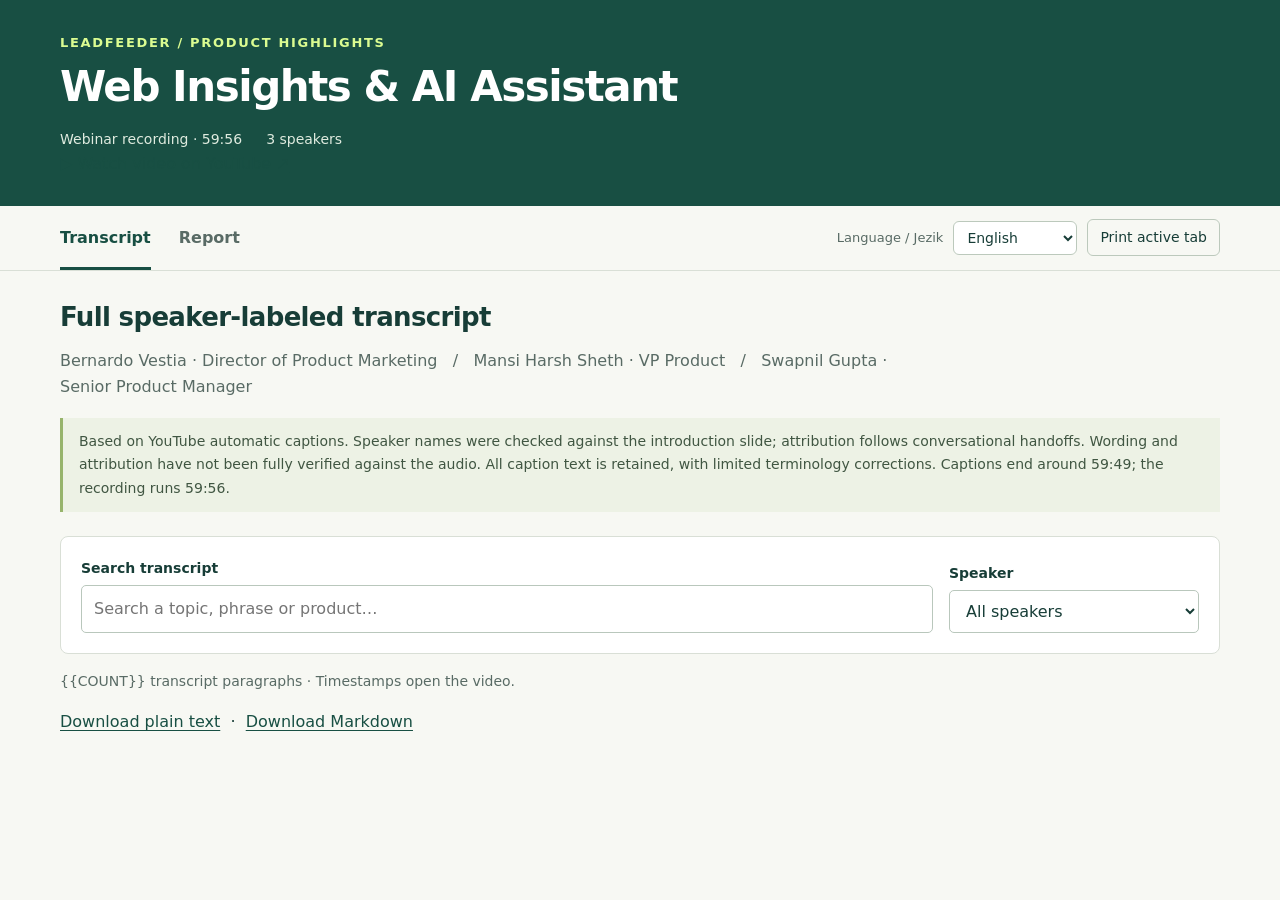
<file: webinar-page.template.html>
<!doctype html>
<html lang="en">
<head>
<meta charset="utf-8"><meta name="viewport" content="width=device-width,initial-scale=1">
<title>Leadfeeder · Webinar transcript & report</title>
<meta name="description" content="Full speaker-labeled transcript and detailed report of the Leadfeeder Web Insights and AI Assistant webinar.">
<style>
:root{--ink:#173d37;--muted:#596b65;--paper:#f7f8f3;--line:#d9dfd6;--green:#184f43;--lime:#dbfc91;--white:#fff;--accent:#315b9b}*{box-sizing:border-box}html{scroll-behavior:smooth;scroll-padding-top:90px}body{margin:0;background:var(--paper);color:var(--ink);font:16px/1.65 system-ui,-apple-system,BlinkMacSystemFont,"Segoe UI",sans-serif}a{color:var(--green);text-underline-offset:3px}button,input,select{font:inherit}button,a,input,select{touch-action:manipulation}:focus-visible{outline:3px solid #527e14;outline-offset:4px}button{cursor:pointer}.wrap{width:min(1160px,calc(100% - 48px));margin:auto}.masthead{background:var(--green);color:white;padding:32px 0 28px}.eyebrow{font-size:13px;letter-spacing:.13em;text-transform:uppercase;font-weight:700;color:var(--lime);margin:0 0 10px}.masthead h1{font-size:clamp(26px,4vw,42px);line-height:1.16;letter-spacing:-.035em;font-weight:650;margin:0 0 16px;max-width:850px}.head-meta{display:flex;gap:12px 24px;flex-wrap:wrap;color:#dfebdf;font-size:14px}.head-meta a{color:white}.tabbar{position:sticky;top:0;z-index:5;background:#f7f8f3f5;border-bottom:1px solid var(--line);backdrop-filter:blur(10px)}.bar-inner{display:flex;align-items:center;justify-content:space-between;gap:16px}.tabs{display:flex;gap:28px}.tab{border:0;border-bottom:3px solid transparent;background:none;color:var(--muted);padding:19px 0 16px;font-weight:650}.tab[aria-selected=true]{border-color:var(--green);color:var(--green)}.print{background:none;border:1px solid #bcc9bc;border-radius:6px;padding:6px 12px;font-size:14px;color:var(--ink)}main{padding:30px 0 64px}[hidden]{display:none!important}h2{font-size:26px;line-height:1.25;letter-spacing:-.025em;margin:0 0 14px}h3{font-size:19px;line-height:1.4;margin:22px 0 8px}p{margin:0 0 14px}ul,ol{padding-left:23px;margin:10px 0 18px}li{margin:6px 0}.intro{color:var(--muted);max-width:860px}.note{border-left:3px solid #97b46c;padding:12px 16px;background:#edf2e5;font-size:14px;color:#405642;margin:18px 0 24px}.toolbar{display:flex;align-items:end;gap:16px;flex-wrap:wrap;padding:20px;background:white;border:1px solid var(--line);border-radius:8px}.field{display:grid;gap:5px;flex:1;min-width:220px}.field label{font-size:14px;font-weight:650}.field input,.field select{width:100%;border:1px solid #b9c7bc;border-radius:5px;padding:10px 12px;background:white;color:var(--ink)}.field.speaker{flex:0 1 250px}.count{font-size:14px;color:var(--muted);margin:16px 0}.transcript{max-width:940px}.utterance{background:white;border:1px solid var(--line);border-radius:8px;padding:22px 26px;margin:14px 0;scroll-margin-top:90px}.utterance:target,.utterance.flash{border-color:#537b21;box-shadow:0 0 0 2px #dbfc91}.utterance-meta{display:flex;align-items:center;gap:10px;margin-bottom:12px;flex-wrap:wrap;font-size:14px}.avatar{width:32px;height:32px;display:inline-grid;place-items:center;border-radius:50%;background:#e6eee1;color:#244c34;font-size:12px;font-weight:700}.avatar.SG{background:#e7edf7;color:#315b9b}.avatar.MS{background:#f4e8dd;color:#89552c}.time{margin-left:auto;font:14px ui-monospace,Consolas,monospace;text-decoration:none}.utterance p{margin:0}.report-layout{display:grid;grid-template-columns:190px minmax(0,1fr);gap:40px}.toc{position:sticky;top:88px;align-self:start;display:grid;gap:5px;font-size:14px}.toc b{font-size:12px;letter-spacing:.1em;color:var(--muted);margin-bottom:8px}.toc a{padding:5px 0;text-decoration:none}.toc a:hover{text-decoration:underline}.report-section{border-top:1px solid var(--line);padding-top:28px;margin-top:32px;scroll-margin-top:90px}.report-section:first-child{margin-top:0;border:0;padding-top:0}.kicker{font:12px ui-monospace,Consolas,monospace;letter-spacing:.1em;color:var(--muted);text-transform:uppercase;margin-bottom:10px}.lead{font-size:20px;line-height:1.55}.takeaway{background:var(--green);color:white;padding:24px 26px;border-radius:8px;margin:22px 0}.takeaway strong{color:var(--lime)}.takeaway p:last-child{margin-bottom:0}.grid{display:grid;grid-template-columns:1fr 1fr;gap:16px;margin:20px 0}.card{border:1px solid var(--line);background:white;padding:20px;border-radius:8px}.card h3{margin-top:8px}.card p:last-child{margin-bottom:0}.badge{display:inline-block;font-size:12px;font-weight:700;letter-spacing:.02em;padding:3px 9px;border-radius:4px;background:#e8efdf;color:#355026}.badge.preview{background:#fff0cc;color:#755113}.badge.future{background:#e8eaf8;color:#4f568c}.source{display:inline-block;font:13px ui-monospace,Consolas,monospace;white-space:nowrap;text-decoration:none;border-bottom:1px dotted #6c826b;margin-left:5px}.table-wrap{overflow-x:auto;border:1px solid var(--line);border-radius:8px;margin:18px 0;background:white}table{width:100%;border-collapse:collapse;min-width:620px;text-align:left;font-size:15px}th,td{vertical-align:top;padding:14px 16px;border-bottom:1px solid var(--line)}th{background:#edf2e6;font-size:13px}tr:last-child td{border-bottom:0}td:first-child{font-weight:650;width:24%}.qa{border-bottom:1px solid var(--line);padding:15px 0}.qa h3{margin:0 0 7px}.qa p{margin:0}.checklist li{padding:7px 0}.small{font-size:14px;color:var(--muted)}.glossary{display:grid;grid-template-columns:120px 1fr;gap:9px 18px}.glossary dt{font-weight:700}.glossary dd{margin:0}.empty{padding:30px;border:1px dashed #aebdab;border-radius:8px}footer{padding-top:28px;border-top:1px solid var(--line);margin-top:36px;color:var(--muted);font-size:13px}mark{background:#e6f5a5;color:inherit}noscript p{padding:20px;background:#fff0cc}@media(max-width:800px){.report-layout{grid-template-columns:1fr;gap:22px}.toc{position:static;display:flex;flex-wrap:wrap;gap:5px 18px}.toc b{width:100%}.grid{grid-template-columns:1fr}.wrap{width:calc(100% - 32px)}.utterance{padding:18px}.masthead{padding-top:24px}.time{margin-left:42px}.utterance-meta strong{flex:1}.print{font-size:13px}.tabs{gap:20px}.head-meta{gap:6px 18px}.glossary{grid-template-columns:90px 1fr}}@media print{body{background:white;font-size:11pt}.wrap{width:100%}.masthead{background:white;color:black;padding:0 0 12px}.eyebrow,.head-meta,.head-meta a{color:#333}.masthead h1{font-size:24pt}.tabbar,.toolbar,.count,.toc,.download-links{display:none!important}.report-layout{display:block}.utterance,.card{border:1px solid #ccc;box-shadow:none}.utterance-meta{break-after:avoid}.takeaway{background:#f0f0f0;color:black}.takeaway strong{color:black}h2,h3{break-after:avoid}p{orphans:3;widows:3}.report-section{margin-top:22px}.note{background:#f5f5f5}.table-wrap{overflow:visible}table{min-width:0;font-size:10pt}a{color:inherit}.grid{display:block}.card{margin-bottom:12px}}
</style>
</head>
<body>
<header class="masthead"><div class="wrap"><p class="eyebrow">Leadfeeder / Product highlights</p><h1>Web Insights &amp; AI Assistant</h1><div class="head-meta"><span>Webinar recording · 59:56</span><span>3 speakers</span></div><a class="video-link" href="https://www.youtube.com/watch?v=lCZN1RNqrpo" target="_blank" rel="noopener">▶ Watch video on YouTube ↗</a></div></header>
<div class="tabbar"><div class="wrap bar-inner"><div class="tabs" role="tablist" aria-label="Webinar content"><button class="tab" id="tab-transcript" role="tab" aria-selected="true" aria-controls="transcript-panel" tabindex="0">Transcript</button><button class="tab" id="tab-report" role="tab" aria-selected="false" aria-controls="report-panel" tabindex="-1">Report</button></div><div class="page-actions"><label for="language" class="language-label">Language / Jezik</label><select id="language" aria-label="Language / Jezik"><option value="en" lang="en">English</option><option value="sl" lang="sl">Slovenščina</option></select><button class="print" id="print">Print active tab</button></div></div></div>
<main class="wrap">
<noscript><p>JavaScript is needed to switch tabs and search. The complete transcript is available below.</p></noscript>
<section id="transcript-panel" role="tabpanel" aria-labelledby="tab-transcript" tabindex="0">
<h2>Full speaker-labeled transcript</h2><p class="intro">Bernardo Vestia · Director of Product Marketing &nbsp; / &nbsp; Mansi Harsh Sheth · VP Product &nbsp; / &nbsp; Swapnil Gupta · Senior Product Manager</p>
<div class="note">Based on YouTube automatic captions. Speaker names were checked against the introduction slide; attribution follows conversational handoffs. Wording and attribution have not been fully verified against the audio. All caption text is retained, with limited terminology corrections. Captions end around 59:49; the recording runs 59:56.</div>
<div class="toolbar"><div class="field"><label for="search">Search transcript</label><input type="search" id="search" placeholder="Search a topic, phrase or product…" autocomplete="off"></div><div class="field speaker"><label for="speaker">Speaker</label><select id="speaker"><option value="">All speakers</option><option>Bernardo Vestia</option><option>Mansi Harsh Sheth</option><option>Swapnil Gupta</option><option>Unidentified speaker (non-speech)</option></select></div></div>
<p class="count" id="count" role="status" aria-live="polite">{{COUNT}} transcript paragraphs · Timestamps open the video.</p>
<div class="transcript" id="transcript"><!-- TRANSCRIPT --></div><p class="empty" id="empty" hidden>No matching paragraphs. Try another phrase or choose all speakers.</p>
<p class="download-links"><a href="Webinar%20-%20Full%20speaker-labeled%20transcript.txt" download>Download plain text</a> &nbsp;·&nbsp; <a href="Webinar%20-%20Full%20speaker-labeled%20transcript.md" download>Download Markdown</a></p>
</section>
<section id="report-panel" role="tabpanel" aria-labelledby="tab-report" tabindex="0" hidden>
<div class="report-layout"><nav class="toc" aria-label="Report sections"><b>IN THIS REPORT</b><a href="#summary">Executive summary</a><a href="#launches">Recent launches</a><a href="#insights">Web Insights</a><a href="#assistant">AI Assistant</a><a href="#availability">Access &amp; limitations</a><a href="#questions">Q&amp;A</a><a href="#actions">Recommended actions</a><a href="#glossary">Glossary &amp; resources</a></nav><div>
<section class="report-section" id="summary"><p class="kicker">01 / Executive summary</p><h2>From identifying visitors to understanding marketing impact</h2><p class="lead">Leadfeeder presented Web Insights as a new way to evaluate the quality of website traffic, and an upcoming AI Assistant to make work across the platform easier to execute.</p><p>The central question was whether channels, campaigns and pages attract the companies a business actually wants—not simply whether they generate visits. Web Insights adds company and ideal customer profile (ICP) context to analytics. The AI Assistant is intended to perform tasks across Leadfeeder through natural-language requests.</p><div class="takeaway"><p><strong>Main takeaway</strong></p><p>Use company fit, engagement and goal conversions together to judge marketing performance. Then use lists and workflows to turn qualified website activity into research, targeting and CRM actions.</p></div><div class="grid"><div class="card"><span class="badge preview">Preview at recording</span><h3>Web Insights</h3><p>Traffic, campaign, company and page reports, plus AI-generated answers about website data. Existing customers were told their current-year data would already be available.</p><a class="source" href="#t-1502">25:02 · Introduction →</a></div><div class="card"><span class="badge future">In development at recording</span><h3>Leadfeeder Agent</h3><p>A broader assistant designed to answer questions and perform actions, including building workflows and enriching lists. No firm launch date was announced.</p><a class="source" href="#t-2584">43:04 · Agent preview →</a></div></div><div class="note">Scope: this report summarizes the webinar, not current product documentation. “Available,” “coming soon,” pricing and roadmap references reflect statements made in the recording. Recommendations below are editorial suggestions. Source links open the corresponding transcript passage; the transcript’s timestamps open YouTube.</div><p><strong>Strategic framework:</strong> attract the right traffic → reveal and convert anonymous visitors → prioritize and act on leads → analyze and optimize. The API and MCP connect this work to other tools. <a class="source" href="#t-1045">17:25 →</a></p></section>
<section class="report-section" id="launches"><p class="kicker">02 / Recent launches</p><h2>Capabilities presented as already shipped</h2><p>Mansi described more than 14 launches over the previous two quarters. The highlights form a process from identifying intent to activating qualified accounts. <a class="source" href="#t-307">05:07 →</a></p><div class="table-wrap"><table><thead><tr><th>Capability</th><th>What the webinar described</th><th>Practical use</th></tr></thead><tbody>
<tr><td>Configurable intent score <a class="source" href="#t-340">05:40 →</a></td><td>A 0–10 score based on engagement depth, visit frequency and breadth of visitors. High, medium and low tiers; events older than 90 days drop out.</td><td>Prioritize accounts showing recent buying interest. Consider high-intent page visits, forms, downloads and video activity.</td></tr>
<tr><td>Lists &amp; workflows <a class="source" href="#t-438">07:18 →</a></td><td>Lists segment and enrich companies using ICP, intent and CRM data. Workflows continuously apply rules and trigger follow-up actions when accounts qualify.</td><td>Develop qualification rules in lists, automate repeatable actions, and refine the rules based on results.</td></tr>
<tr><td>CRM enrichment <a class="source" href="#t-515">08:35 →</a></td><td>On-demand, bulk or automated refresh, using configured field mapping. The presenter cited 60M+ companies and 400M verified contacts.</td><td>Keep company and contact records current using a consistent mapping policy.</td></tr>
<tr><td>LinkedIn audience sync <a class="source" href="#t-588">09:48 →</a></td><td>Sync lists to LinkedIn audiences; membership updates as companies enter or leave. Converted or disqualified accounts are removed.</td><td>Maintain audiences based on fit and intent without recurring CSV exports.</td></tr>
<tr><td>Unified API <a class="source" href="#t-694">11:34 →</a></td><td>A single interface and API key for company data, contact data, web visitor data and IP enrichment.</td><td>Connect Leadfeeder data to internal systems and existing processes.</td></tr>
<tr><td>MCP &amp; AI connectors <a class="source" href="#t-742">12:22 →</a></td><td>Access Leadfeeder through AI interfaces to find companies, enrich them, build lists and push records to CRM. Claude and ChatGPT connectors were highlighted.</td><td>Work from an AI conversation, for example finding good-fit companies that visited a pricing page.</td></tr>
<tr><td>Companies prospecting <a class="source" href="#t-812">13:32 →</a></td><td>Search the company database with filters or an AI description, research and qualify companies, find contacts and send results to CRM.</td><td>Expand beyond companies already visiting the website and keep prospect lists refreshed through workflows.</td></tr>
</tbody></table></div></section>
<section class="report-section" id="insights"><p class="kicker">03 / Web Insights</p><h2>What the new analytics experience answers</h2><p>Web Insights is designed to connect website activity with company identity and ICP fit. It includes both identified and unidentified traffic; unidentified sessions do not thereby become identified companies. The existing tracking script supplies the data. <a class="source" href="#t-1683">28:03 →</a></p><div class="table-wrap"><table><thead><tr><th>Report or function</th><th>Information shown</th><th>Question it supports</th></tr></thead><tbody>
<tr><td>Overview</td><td>Sessions, page views, unique visitors, identified companies, trends, top channels/campaigns/pages, conversions and company breakdowns.</td><td>How is the website performing, and who is engaging?</td></tr>
<tr><td>Traffic sources</td><td>Source and medium, visits, new visitors, goal conversions, identified activity and ICP ratio, with filters and trends.</td><td>Which sources bring relevant companies and useful actions?</td></tr>
<tr><td>Campaigns</td><td>UTM campaigns plus Google Ads and LinkedIn Ads campaigns. Advertising integrations were described as enabling spend analysis.</td><td>Which campaigns reach the right companies and lead to conversions?</td></tr>
<tr><td>ICP &amp; company analysis</td><td>ICP match, segment distribution, industry, company size and company headquarters location.</td><td>Are we attracting the intended customer segments?</td></tr>
<tr><td>Pages</td><td>Page engagement and audience quality, explored alongside traffic sources, campaigns and goals.</td><td>Which pages engage the companies we want?</td></tr>
<tr><td>Ask a question</td><td>Natural-language questions produce an answer with selected metrics, charts and tables; the question can be revised.</td><td>Can I get the analysis I need without assembling a report manually?</td></tr>
</tbody></table></div><p>Demo: <a class="source" href="#t-1935">32:15 · Overview</a> <a class="source" href="#t-2095">34:55 · Traffic</a> <a class="source" href="#t-2205">36:45 · Campaigns</a> <a class="source" href="#t-2259">37:39 · ICP &amp; pages</a> <a class="source" href="#t-2343">39:03 · AI questions</a></p><h3>Metrics to read together</h3><ul><li><strong>Traffic volume:</strong> sessions, visits, page views and unique visitors show activity, but do not establish customer fit.</li><li><strong>Company fit:</strong> identified companies, ICP ratio and segment distribution help assess audience relevance. The exact ICP-ratio denominator was not defined in the webinar.</li><li><strong>Engagement:</strong> intent and relevant page activity help distinguish meaningful interest from general traffic.</li><li><strong>Goal conversions:</strong> configured goals represent important website actions and let teams compare sources and campaigns on those actions.</li><li><strong>Spend:</strong> advertising integrations add budget context. Spend, traffic and website goals alone do not establish revenue attribution.</li></ul><h3>Immediate capability versus longer-term ambition</h3><p>The broader direction includes understanding pipeline and revenue impact. The first version demonstrated focused on traffic, ICP/company analysis, pages, campaigns and website goals. A complete pipeline/revenue attribution model was not demonstrated or specified. <a class="source" href="#t-1451">24:11 →</a> <a class="source" href="#t-1654">27:34 →</a></p></section>
<section class="report-section" id="assistant"><p class="kicker">04 / AI Assistant</p><h2>Two distinct uses of AI</h2><div class="grid"><div class="card"><h3>Ask questions inside Web Insights</h3><p>The demonstrated feature answers analytical questions about website data. The example “How are my campaigns performing?” produced a visual answer with metrics and a table.</p><p><strong>Purpose:</strong> explore and explain the data.</p></div><div class="card"><h3>Leadfeeder Agent across the platform</h3><p>The planned assistant goes beyond reports to perform work such as building workflows and enriching lists. It was described as an alternative to manually navigating multiple pages.</p><p><strong>Purpose:</strong> execute tasks and reach a requested outcome.</p></div></div><p>The agent was still being built. The presenter suggested availability later in the year of the recording and said beta participants could receive access when it was ready. The webinar did not establish agent pricing, usage limits, permissions, approval behavior or exact task coverage. <a class="source" href="#t-2643">44:03 →</a></p></section>
<section class="report-section" id="availability"><p class="kicker">05 / Access &amp; limitations</p><h2>What to know before planning adoption</h2><ul><li><strong>Web Insights was not yet launched.</strong> Attendees were invited to join the beta through a webinar poll. The team would follow up and notify participants by email. That poll is a recording-era enrollment route, not a confirmed current sign-up method.</li><li><strong>Existing-plan inclusion:</strong> speakers said Web Insights would be included in existing Leadfeeder plans, with a free version also available. Specific free-tier limits were not given.</li><li><strong>Tracking:</strong> existing customers with the script installed were told no new script was needed. ICP definitions and goal configuration were emphasized to get useful results.</li><li><strong>Historical data:</strong> existing customers were promised data for the current year of the recording. A general retention policy or guaranteed history for new accounts was not specified.</li><li><strong>Ads:</strong> Google Ads and LinkedIn Ads analysis depends on the relevant integrations being set up.</li><li><strong>API/MCP:</strong> Web Insights reports were not yet exposed through these interfaces. The stated sequence was UI first, customer feedback and improvements, then API/MCP rollout.</li><li><strong>Gemini:</strong> it was not officially supported for MCP at the time. Claude, ChatGPT, Cursor and Copilot were named as supported interfaces.</li></ul><p><a class="source" href="#t-2775">46:15 · Plans</a> <a class="source" href="#t-2887">48:07 · Availability</a> <a class="source" href="#t-2940">49:00 · API/MCP</a> <a class="source" href="#t-2970">49:30 · Gemini</a></p></section>
<section class="report-section" id="questions"><p class="kicker">06 / Audience Q&amp;A</p><h2>Operational questions answered</h2><div class="qa"><h3>How are paid and organic sources distinguished?</h3><p>Leadfeeder uses source and medium information, including UTM tags. The presenter described automatic tagging where possible, with organic traffic using an organic medium and paid traffic defaulting to CPC. Custom UTM-medium values can change those labels. A free UTM builder on Leadfeeder’s website was also mentioned. <a class="source" href="#t-3009">50:09 →</a></p></div><div class="qa"><h3>How do we send new ICP-fit website companies to HubSpot?</h3><p>Use Web Visitors to identify company visits and custom feeds to define relevant activity. Define ICP segments so matching companies are tagged. Connect the feeds to workflows that can research companies, find contacts and send records to HubSpot on a configured schedule. <a class="source" href="#t-3128">52:08 →</a></p></div><div class="qa"><h3>What does “signals” mean?</h3><p>The response described relevant company events: expansion, competitive context, customer acquisition news, mergers and acquisitions, hiring, leadership changes, and partnerships. AI enrichment can research these signals, which can then inform workflow actions. This answer concerns company events; the intent-score discussion separately described website engagement signals. <a class="source" href="#t-3308">55:08 →</a></p></div><div class="qa"><h3>What happens to unanswered questions?</h3><p>The host said questions were being logged and the team would follow up after the session. This report includes the answers present in the recording, not subsequent follow-up responses. <a class="source" href="#t-3378">56:18 →</a></p></div></section>
<section class="report-section" id="actions"><p class="kicker">07 / Recommended actions</p><h2>A practical implementation checklist</h2><p class="small">Suggested next steps derived from the webinar; these are not commitments made by Leadfeeder.</p><ol class="checklist"><li><strong>Confirm access and commercial terms.</strong> Ask the account team about current Web Insights and agent availability, enrollment, plan coverage, limits and retention.</li><li><strong>Check tracking and integrations.</strong> Confirm the tracking script is working on the intended sites and connect the advertising and CRM systems needed for the analysis.</li><li><strong>Define customer fit.</strong> Agree ICP segments using criteria such as industry, company size and geography. Review which companies match before relying on the ICP ratio.</li><li><strong>Define measurable website goals.</strong> Choose actions that matter to the business and verify they are being recorded. Standardize UTM source, medium and campaign naming.</li><li><strong>Establish a baseline.</strong> Compare channels and campaigns using volume, company fit, engagement, goal conversions and spend where available. Examine trends and segment mix before changing budgets.</li><li><strong>Pilot one qualification workflow.</strong> Start with a clearly defined feed, such as ICP-fit companies visiting relevant product or pricing pages. Add research and contact enrichment, then verify CRM field mapping and routing.</li><li><strong>Review outcomes and refine.</strong> Check the relevance of leads received, conversion outcomes and audience updates. Improve the qualification rules and report useful beta feedback.</li></ol><h3>Questions still worth confirming</h3><ul><li>How exactly is ICP ratio calculated, and how is unidentified traffic handled in each report?</li><li>What are the refresh intervals, data retention rules, free-tier limits and historical-data conditions?</li><li>Which attribution models, pipeline/revenue metrics and integrations are supported in the available version?</li><li>When will Web Insights API/MCP endpoints and the broader agent become available?</li><li>What controls govern agent actions, permissions, approvals, audit history and usage costs?</li></ul></section>
<section class="report-section" id="glossary"><p class="kicker">08 / Reference</p><h2>Glossary &amp; follow-up resources</h2><dl class="glossary"><dt>ICP</dt><dd>Ideal customer profile: criteria describing companies that are a good fit for the business.</dd><dt>Intent</dt><dd>Signals of interest; in the scoring feature, recent website engagement, frequency and visitor breadth.</dd><dt>CRM</dt><dd>Customer relationship management system, such as HubSpot.</dd><dt>UTM</dt><dd>URL parameters used to label campaign traffic, including source, medium and campaign.</dd><dt>CPC</dt><dd>Cost per click; also the default paid-traffic medium label described in the Q&amp;A.</dd><dt>API</dt><dd>An interface that lets software access data and capabilities programmatically.</dd><dt>MCP</dt><dd>Model Context Protocol: a way for AI applications to connect to external tools and data.</dd><dt>Workflow</dt><dd>A configured set of rules and actions that automates handling of qualifying accounts.</dd></dl><h3>Resources mentioned in the recording</h3><p>Leadfeeder playbooks, Academy videos, Help Center, customer success stories, blog and marketing content. Follow-up sessions were mentioned for MCP, Web Insights and HubSpot, along with a “Marketing in the Wild” series. Specific current dates and registration links were not provided in the transcript. <a class="source" href="#t-3400">56:40 →</a></p></section>
<footer>Prepared from the complete English caption-based transcript of “Webinar - Web Insights and AI Assistant.” Speaker identities come from the recording’s introduction slide. Source passages remain available in the Transcript tab for review.</footer>
</div></div>
</section>
</main>
<style>
.page-actions{display:flex;align-items:center;gap:10px}.language-label{font-size:13px;color:var(--muted)}#language{font:inherit;font-size:14px;padding:7px 9px;border:1px solid #bcc9bc;border-radius:6px;background:white;color:var(--ink)}@media(max-width:800px){.bar-inner{flex-wrap:wrap;gap:0}.page-actions{padding:8px 0 12px}.language-label{display:none}.tabbar{position:static}html{scroll-padding-top:20px}.utterance,.report-section{scroll-margin-top:20px}.toc{top:auto}}@media print{.page-actions{display:none!important}}
</style>
<script type="application/json" id="translations"><!-- TRANSLATIONS --></script>
<script>
const tabs=[...document.querySelectorAll('[role="tab"]')];
const transcriptPanel=document.getElementById('transcript-panel');
const reportPanel=document.getElementById('report-panel');
const search=document.getElementById('search'),speaker=document.getElementById('speaker');
const articles=[...document.querySelectorAll('.utterance')];
const originals=new Map(articles.map(a=>[a,a.querySelector('p').textContent]));
const englishText=articles.map(a=>originals.get(a));
const englishReport=reportPanel.innerHTML;
const translations=JSON.parse(document.getElementById('translations').textContent);
const language=document.getElementById('language');
let lang='en';
const slUi={
 '.eyebrow':'Leadfeeder / Novosti izdelkov',
 '.masthead h1':'Web Insights in pomočnik z UI',
 '.head-meta span:first-child':'Posnetek spletnega seminarja · 59:56',
 '.head-meta span:nth-child(2)':'3 govorci',
 '.video-link':'▶ Oglej si video na YouTubu ↗',
 '#tab-transcript':'Prepis', '#tab-report':'Poročilo', '#print':'Natisni odprti zavihek',
 '#transcript-panel > h2':'Celoten prepis z označenimi govorci',
 '#transcript-panel > .intro':'Bernardo Vestia · direktor produktnega marketinga / Mansi Harsh Sheth · podpredsednica za produkt / Swapnil Gupta · višji produktni vodja',
 '#transcript-panel > .note':'Slovenski prevod angleškega prepisa iz samodejnih podnapisov, ne nov prepis zvoka. Za berljivost so mašila in ponovitve zglajeni; vsebinsko so vključeni vsi odlomki. Nejasnosti in uredniška pojasnila so označeni v oglatih oklepajih. Imena so preverjena na uvodni prosojnici, pripis govorcev sledi predajam besede. Besedilo, prevod in pripis niso v celoti preverjeni glede na zvok. Podnapisi se končajo okoli 59:49, posnetek traja 59:56.',
 'label[for="search"]':'Išči po prepisu', 'label[for="speaker"]':'Govorec',
 '#speaker option:first-child':'Vsi govorci', '#speaker option:last-child':'Neznani govorec (negovorni zvok)',
 '#empty':'Ni ustreznih odlomkov. Poskusite drug izraz ali izberite vse govorce.',
 '.download-links a:first-child':'Prenesi besedilni prepis', '.download-links a:last-child':'Prenesi prepis Markdown'
};
const enUi=Object.fromEntries(Object.keys(slUi).map(selector=>[selector,document.querySelector(selector).textContent]));
// Preserve stable speaker values when the option labels are translated.
[...speaker.options].forEach(option=>option.setAttribute('value',option.value));
function setLanguage(value){
 const anchor=articles.find(a=>!a.hidden&&a.getBoundingClientRect().bottom>100);
 const preservePlace=!transcriptPanel.hidden&&window.scrollY>250;
 lang=value==='sl'?'sl':'en';language.value=lang;document.documentElement.lang=lang;
 const strings=lang==='sl'?slUi:enUi;
 Object.entries(strings).forEach(([selector,text])=>document.querySelector(selector).textContent=text);
 reportPanel.innerHTML=lang==='sl'?translations.report:englishReport;
 reportPanel.lang=lang;transcriptPanel.lang=lang;
 document.title=lang==='sl'?'Leadfeeder · Prepis in poročilo spletnega seminarja':'Leadfeeder · Webinar transcript & report';
 document.querySelector('meta[name="description"]').content=lang==='sl'?'Celoten prepis z označenimi govorci in podrobno poročilo seminarja Leadfeeder o Web Insights in pomočniku z umetno inteligenco.':'Full speaker-labeled transcript and detailed report of the Leadfeeder Web Insights and AI Assistant webinar.';
 document.querySelector('[role="tablist"]').setAttribute('aria-label',lang==='sl'?'Vsebina spletnega seminarja':'Webinar content');
 search.placeholder=lang==='sl'?'Poiščite temo, besedno zvezo ali izdelek…':'Search a topic, phrase or product…';
 articles.forEach((a,i)=>{originals.set(a,lang==='sl'?translations.transcript[i]:englishText[i]);a.querySelector('strong').textContent=a.dataset.speaker==='Unidentified speaker (non-speech)'&&lang==='sl'?'Neznani govorec (negovorni zvok)':a.dataset.speaker;a.querySelector('.time').setAttribute('aria-label',(lang==='sl'?'Odpri posnetek pri ':'Open video at ')+a.querySelector('.time').textContent.replace(' ↗',''))});
 document.querySelectorAll('.download-links a').forEach((a,i)=>{a.href='Webinar%20-%20Full%20speaker-labeled%20transcript'+(lang==='sl'?'.sl':'')+(i?'.md':'.txt')});
 search.value='';filter();
 if(preservePlace&&anchor)anchor.scrollIntoView({block:'start',behavior:'instant'});
}
language.addEventListener('change',()=>{setLanguage(language.value);const url=new URL(location.href);url.searchParams.set('lang',lang);history.replaceState(null,'',url)});
function updateHash(hash){const url=new URL(location.href);url.hash=hash;history.replaceState(null,'',url)}
function activate(name){tabs.forEach(t=>{const active=t.id==='tab-'+name;t.setAttribute('aria-selected',String(active));t.tabIndex=active?0:-1});transcriptPanel.hidden=name!=='transcript';reportPanel.hidden=name!=='report'}
tabs.forEach((tab,i)=>{tab.addEventListener('click',()=>{activate(i?'report':'transcript');updateHash(i?'report':'transcript');window.scrollTo({top:0,behavior:'smooth'})});tab.addEventListener('keydown',e=>{let next;if(e.key==='ArrowRight'||e.key==='ArrowLeft')next=1-i;else if(e.key==='Home')next=0;else if(e.key==='End')next=1;if(next!==undefined){e.preventDefault();tabs[next].click();tabs[next].focus()}})});
function filter(){const q=search.value.trim().toLocaleLowerCase();let shown=0;articles.forEach(a=>{const raw=originals.get(a);const match=(!speaker.value||a.dataset.speaker===speaker.value)&&(!q||raw.toLocaleLowerCase().includes(q));a.hidden=!match;const p=a.querySelector('p');p.replaceChildren();if(match){shown++;if(q){const lower=raw.toLocaleLowerCase();let at=0,found;while((found=lower.indexOf(q,at))!==-1){p.append(document.createTextNode(raw.slice(at,found)));const mark=document.createElement('mark');mark.textContent=raw.slice(found,found+q.length);p.append(mark);at=found+q.length}p.append(document.createTextNode(raw.slice(at)))}else p.textContent=raw}else p.textContent=raw});document.getElementById('count').textContent=lang==='sl'?`Prikazanih odlomkov: ${shown} od ${articles.length} · Časovne oznake odprejo posnetek.`:`${shown} of ${articles.length} transcript paragraphs · Timestamps open the video.`;document.getElementById('empty').hidden=shown!==0}
search.addEventListener('input',filter);speaker.addEventListener('change',filter);
function route(){const hash=location.hash.slice(1);if(hash.startsWith('t-')){activate('transcript');search.value='';speaker.value='';filter();const second=Number(hash.slice(2));const target=articles.reduce((best,a)=>Number(a.id.slice(2))<=second?a:best,articles[0]);if(target){target.scrollIntoView({behavior:'smooth',block:'start'});target.focus({preventScroll:true});target.classList.add('flash');setTimeout(()=>target.classList.remove('flash'),1800)}}else if(hash==='report'||(hash&&document.getElementById(hash)&&reportPanel.contains(document.getElementById(hash)))){activate('report');if(hash!=='report')document.getElementById(hash).scrollIntoView({block:'start'})}else activate('transcript')}
document.addEventListener('click',e=>{const a=e.target.closest('.source');if(!a)return;e.preventDefault();const url=new URL(location.href);url.hash=a.getAttribute('href');history.pushState(null,'',url);route()});
window.addEventListener('hashchange',route);window.addEventListener('popstate',()=>{const value=new URLSearchParams(location.search).get('lang')||'en';if(value!==lang)setLanguage(value);route()});
document.getElementById('print').addEventListener('click',()=>window.print());
setLanguage(new URLSearchParams(location.search).get('lang')||'en');route();
</script>
</body></html>
</file>
